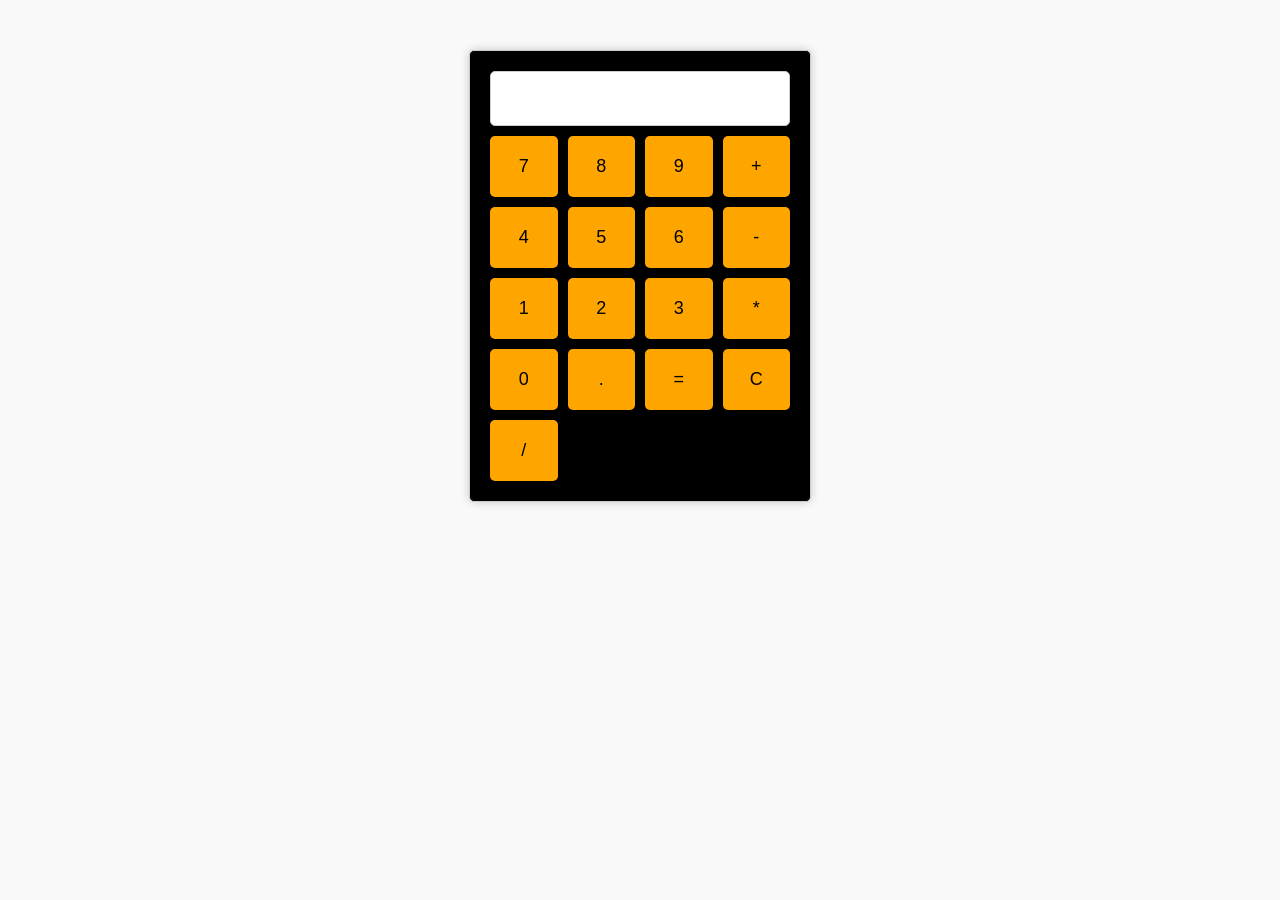
<file: Calculadora legal avaliação/index.html>
<!DOCTYPE html>
<html lang="pt-br">
<head>
  <meta charset="UTF-8">
  <meta name="viewport" content="width=device-width, initial-scale=1.0">
  <title>Calculadora do Gean e Yessi</title>
  <style>
      body {
          font-family: Arial, sans-serif;
          text-align: center;
          background-color: #f9f9f9;
      }
        .calc {
          width: 300px;
          margin: 50px auto;
          padding: 20px;
          border: 1px solid #ccc;
          border-radius: 5px;
          box-shadow: 0 0 10px rgba(0, 0, 0, 0.2);
          background-color: black;
      }

      input[type="text"] {
          width: 100%;
          padding: 15px;
          margin-bottom: 10px;
          font-size: 20px;
          border: 1px solid #ccc;
          border-radius: 5px;
          box-sizing: border-box;
      }

      .buttons {
          display: grid;
          grid-template-columns: repeat(4, 1fr);
          gap: 10px;
      }

      button {
          padding: 20px;
          font-size: 18px;
          border: none;
          cursor: pointer;
          border-radius: 5px;
          background-color: orange;
          transition: background-color 0.3s;
      }

      button:hover {
          background-color:  yellow;
      }

      button:active {
          background-color: yellow;
      }
  </style>
</head>
<body>
  <div class="calc">
      <input type="text" id="display" readonly>
      <div class="buttons">
          <button onclick="appendToDisplay('7')">7</button>
          <button onclick="appendToDisplay('8')">8</button>
          <button onclick="appendToDisplay('9')">9</button>
          <button onclick="appendToDisplay('+')">+</button>
          <button onclick="appendToDisplay('4')">4</button>
          <button onclick="appendToDisplay('5')">5</button>
          <button onclick="appendToDisplay('6')">6</button>
          <button onclick="appendToDisplay('-')">-</button>
          <button onclick="appendToDisplay('1')">1</button>
          <button onclick="appendToDisplay('2')">2</button>
          <button onclick="appendToDisplay('3')">3</button>
          <button onclick="appendToDisplay('*')">*</button>
          <button onclick="appendToDisplay('0')">0</button>
          <button onclick="appendToDisplay('.')">.</button>
          <button onclick="calculate()">=</button>
          <button onclick="clearDisplay()">C</button>
          <button onclick="appendToDisplay('/')">/</button>
      </div>
  </div>

  <script>
      let display = document.getElementById('display');

      function appendToDisplay(value) {
          display.value += value;
      }

      function calculate() {
          try {
              display.value = eval(display.value);
          } catch (error) {
              display.value = 'Erro';
          }
      }

      function clearDisplay() {
          display.value = '';
      }
  </script>
</body>
</html>
</file>
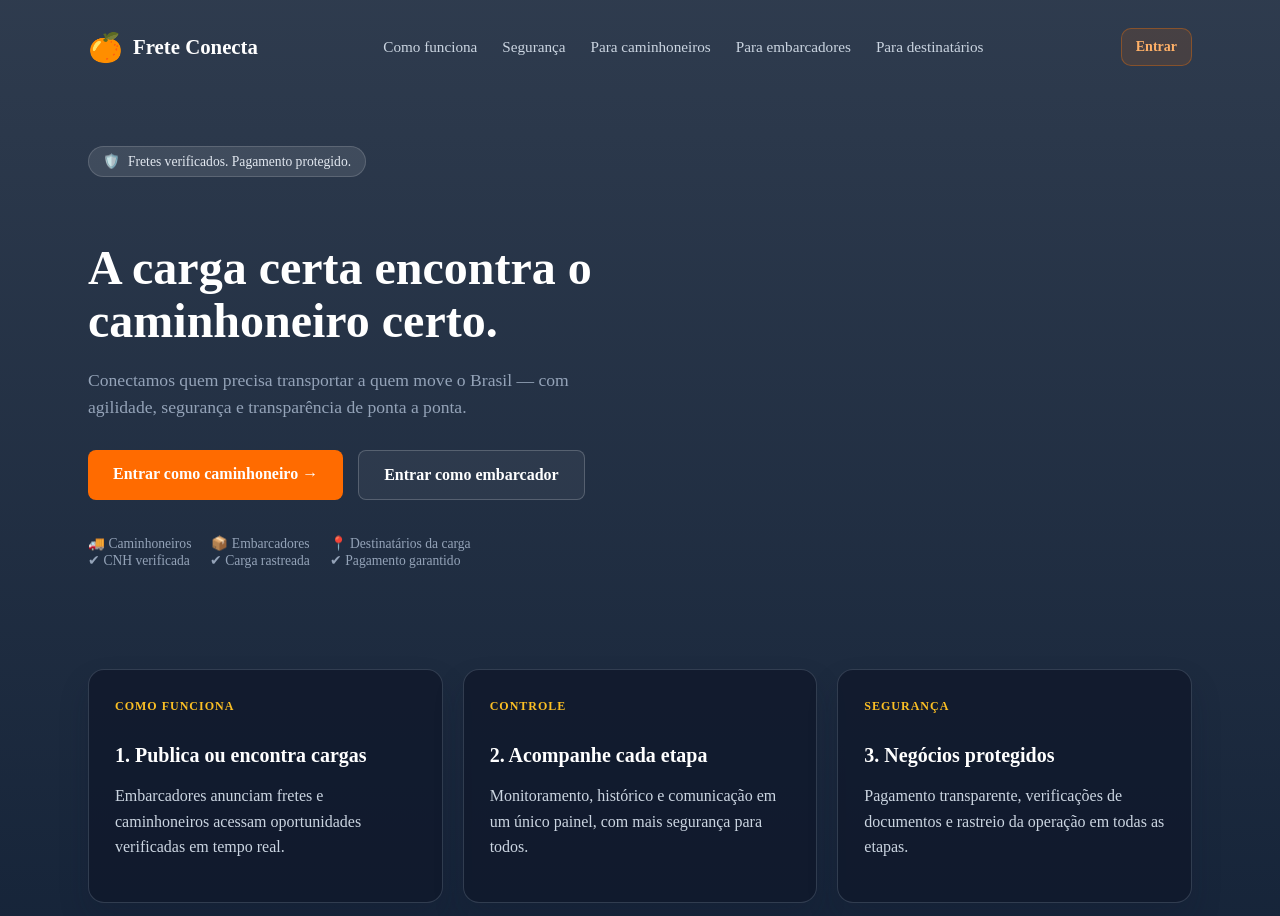
<file: Projeto/index.html>
<!DOCTYPE html>
<html lang="pt-BR">
<head>
  <meta charset="UTF-8" />
  <meta name="viewport" content="width=device-width, initial-scale=1.0" />
  <title>Frete Conecta</title>
  <link rel="stylesheet" href="style.css" />
  <script src="script.js" defer></script>
  <style>
    .user-panel {
      display: flex;
      align-items: center;
      gap: 12px;
      margin-left: 12px;
      flex-wrap: wrap;
    }

    .user-badge {
      display: inline-flex;
      align-items: center;
      gap: 8px;
      padding: 10px 14px;
      border-radius: 999px;
      background: rgba(255,255,255,0.08);
      border: 1px solid rgba(255,255,255,0.12);
      color: #ffffff;
      font-size: 14px;
      font-weight: 700;
    }

    .user-area-link,
    .user-login-link,
    .user-logout-btn {
      display: inline-flex;
      align-items: center;
      justify-content: center;
      padding: 10px 14px;
      border-radius: 10px;
      cursor: pointer;
      text-decoration: none;
      font-weight: 700;
      font-size: 14px;
      transition: 0.25s ease;
    }

    .user-area-link,
    .user-login-link {
      background: rgba(255, 115, 0, 0.12);
      color: #ffb067;
      border: 1px solid rgba(255, 115, 0, 0.35);
    }

    .user-logout-btn {
      background: transparent;
      color: #ffffff;
      border: 1px solid rgba(255,255,255,0.2);
    }

    .user-logout-btn:hover,
    .user-login-link:hover,
    .user-area-link:hover {
      transform: translateY(-1px);
    }
  </style>
</head>
<body>
  <header class="navbar">
    <div class="logo">
      <span class="logo-icon">🍊</span>
      <span class="logo-text">Frete Conecta</span>
    </div>

    <nav class="nav-links" aria-label="Menu principal">
      <a href="#como-funciona">Como funciona</a>
      <a href="#seguranca">Segurança</a>
      <a href="login.html" data-role-route="caminhoneiro" data-area-page="para-caminhoneiros.html" data-login-page="login.html">Para caminhoneiros</a>
      <a href="embarcadores-publicar.html" data-role-route="embarcador" data-area-page="embarcadores-publicar.html" data-login-page="login-embarcadores.html">Para embarcadores</a>
      <a href="login-destinatario.html" data-role-route="destinatario" data-area-page="para-destinatarios.html" data-login-page="login-destinatario.html">Para destinatários</a>
    </nav>
    <div class="user-panel" aria-live="polite"></div>
  </header>

  <section class="hero">
    <div class="hero-container">
      <div class="hero-content">
        <div class="badge-pill">
          <span>🛡️</span> Fretes verificados. Pagamento protegido.
        </div>

        <h1>A carga certa encontra o caminhoneiro certo.</h1>

        <p class="descrição">
          Conectamos quem precisa transportar a quem move o Brasil — com agilidade, segurança e transparência de ponta a ponta.
        </p>

        <div class="hero-buttons">
          <a href="login.html" class="Encontrar-cargas">Entrar como caminhoneiro &rarr;</a>
          <a href="login-embarcadores.html" class="Publicar-uma-carga">Entrar como embarcador</a>
        </div>

        <div class="hero-features" style="margin-top: 18px;">
          <span>🚚 Caminhoneiros</span>
          <span>📦 Embarcadores</span>
          <span>📍 Destinatários da carga</span>
        </div>

        <div class="hero-features">
          <span>✔ CNH verificada</span>
          <span>✔ Carga rastreada</span>
          <span>✔ Pagamento garantido</span>
        </div>
      </div>

    </div>
  </section>

  <section class="info-grid" id="como-funciona">
    <div class="info-card">
      <span class="info-tag">Como funciona</span>
      <h3>1. Publica ou encontra cargas</h3>
      <p>Embarcadores anunciam fretes e caminhoneiros acessam oportunidades verificadas em tempo real.</p>
    </div>

    <div class="info-card">
      <span class="info-tag">Controle</span>
      <h3>2. Acompanhe cada etapa</h3>
      <p>Monitoramento, histórico e comunicação em um único painel, com mais segurança para todos.</p>
    </div>

    <div class="info-card" id="seguranca">
      <span class="info-tag">Segurança</span>
      <h3>3. Negócios protegidos</h3>
      <p>Pagamento transparente, verificações de documentos e rastreio da operação em todas as etapas.</p>
    </div>
  </section>

  <script src="auth.js"></script>
  <script>
    FreteConectaAuth.setupUserMenu({
      containerSelector: '.user-panel',
      loginLink: 'login-embarcadores.html',
      redirectAfterLogout: 'index.html'
    });

    const roleLinks = document.querySelectorAll('[data-role-route]');
    const usuarioAtual = FreteConectaAuth.currentUser();

    roleLinks.forEach((link) => {
      const role = link.dataset.roleRoute;
      const loginPage = link.dataset.loginPage || (
        role === 'embarcador'
          ? 'login-embarcadores.html'
          : role === 'destinatario'
            ? 'login-destinatario.html'
            : 'login.html'
      );
      const areaPage = link.dataset.areaPage || FreteConectaAuth.getRoleHome(role);

      if (role === 'embarcador') {
        link.href = 'embarcadores-publicar.html';
      }

      if (usuarioAtual && usuarioAtual.role === role) {
        link.href = areaPage;
      }

      if (usuarioAtual && usuarioAtual.role !== role && role === 'embarcador') {
        link.href = 'embarcadores-publicar.html';
      }

      link.addEventListener('click', function (event) {
        event.preventDefault();

        const usuario = FreteConectaAuth.currentUser();

        if (!usuario) {
          window.location.href = loginPage;
          return;
        }

        if (usuario.role === role) {
          window.location.href = areaPage;
          return;
        }

        if (role === 'embarcador') {
          window.location.href = 'embarcadores-publicar.html';
          return;
        }

        window.location.href = loginPage;
      });
    });
  </script>
</body>
</html>
</file>
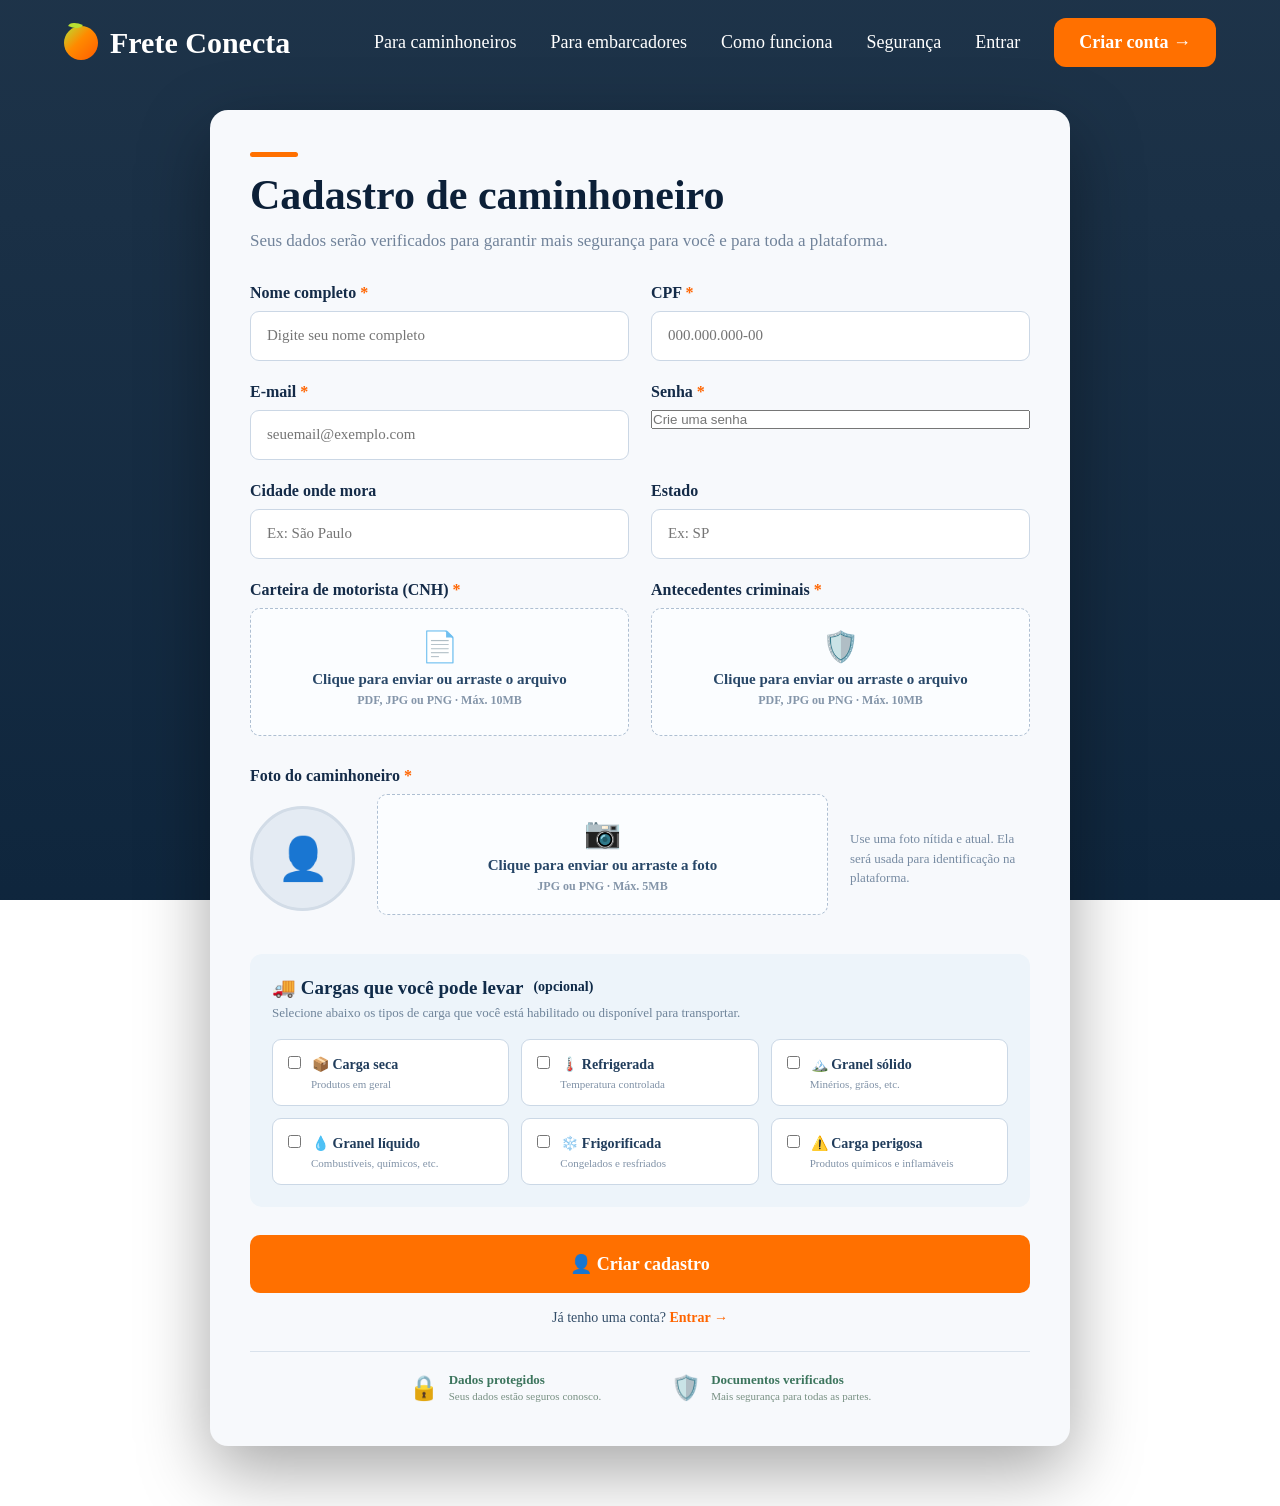
<file: Projeto/cadastro-caminhoneiros.html>
<!DOCTYPE html>
<html lang="pt-BR">

<head>
    <meta charset="UTF-8">
    <meta name="viewport" content="width=device-width, initial-scale=1.0">

    <title>Cadastro de Caminhoneiros | Frete Conecta</title>

    <style>

        /* ==============================
           CONFIGURAÇÕES GERAIS
        ============================== */

        * {
            margin: 0;
            padding: 0;
            box-sizing: border-box;
        }

        body {
            font-family: Georgia, 'Times New Roman', serif;
            min-height: 100vh;
            color: #ffffff;

            background:
                linear-gradient(
                    rgba(5, 29, 53, 0.90),
                    rgba(5, 29, 53, 0.96)
                ),
                url("https://images.unsplash.com/photo-1601584115197-04ecc0da31d7?q=80&w=1600&auto=format&fit=crop");

            background-size: cover;
            background-position: center;
            background-attachment: fixed;
        }


        /* ==============================
           NAVBAR
        ============================== */

        .navbar {
            width: 100%;
            padding: 18px 5%;

            display: flex;
            align-items: center;
            justify-content: space-between;

            position: relative;
            z-index: 10;
        }

        .logo {
            display: flex;
            align-items: center;
            gap: 12px;

            font-size: 30px;
            font-weight: bold;
            color: white;

            text-decoration: none;
        }

        .logo-icon {
            width: 34px;
            height: 34px;

            border-radius: 50%;

            background:
                linear-gradient(
                    135deg,
                    #b9df32,
                    #ff8a00 45%,
                    #ff5c00
                );

            display: flex;
            align-items: center;
            justify-content: center;

            font-size: 0;
            position: relative;
        }

        .logo-icon::before {
            content: "";
            position: absolute;

            width: 13px;
            height: 7px;

            background: #b9df32;

            border-radius: 100% 0 100% 0;

            top: -4px;
            left: 5px;

            transform: rotate(25deg);
        }

        .nav-links {
            display: flex;
            align-items: center;
            gap: 34px;
        }

        .nav-links a {
            color: white;
            text-decoration: none;

            font-size: 18px;

            transition: 0.3s;
        }

        .nav-links a:hover {
            color: #ff7200;
        }

        .btn-conta {
            background: #ff7000;

            color: white !important;

            padding: 14px 25px;

            border-radius: 12px;

            font-weight: bold;

            transition: 0.3s;
        }

        .btn-conta:hover {
            background: #ff8a25;

            transform: translateY(-2px);
        }


        /* ==============================
           CONTAINER
        ============================== */

        .container {
            width: 100%;
            max-width: 900px;

            margin: 25px auto 60px;

            padding: 0 20px;
        }


        /* ==============================
           CARD DE CADASTRO
        ============================== */

        .cadastro-card {
            background: #f7f9fc;

            color: #112844;

            border-radius: 18px;

            padding: 42px 40px;

            box-shadow:
                0 25px 70px rgba(0, 0, 0, 0.35);

            animation: aparecer 0.6s ease;
        }

        @keyframes aparecer {

            from {
                opacity: 0;
                transform: translateY(25px);
            }

            to {
                opacity: 1;
                transform: translateY(0);
            }

        }


        /* ==============================
           CABEÇALHO
        ============================== */

        .linha-laranja {
            width: 48px;
            height: 5px;

            background: #ff7000;

            border-radius: 20px;

            margin-bottom: 15px;
        }

        .cadastro-card h1 {
            font-size: 42px;

            line-height: 1.1;

            margin-bottom: 10px;

            color: #0c2038;
        }

        .subtitulo {
            color: #71839a;

            font-size: 17px;

            line-height: 1.5;

            margin-bottom: 30px;

            max-width: 650px;
        }


        /* ==============================
           GRID DOS CAMPOS
        ============================== */

        .form-grid {
            display: grid;

            grid-template-columns: 1fr 1fr;

            gap: 22px;
        }

        .campo {
            display: flex;
            flex-direction: column;
        }

        .campo-completo {
            grid-column: 1 / -1;
        }

        .campo label {
            color: #142b48;

            font-size: 16px;

            font-weight: bold;

            margin-bottom: 9px;
        }

        .obrigatorio {
            color: #ff6500;
        }

        .campo input[type="text"],
        .campo input[type="email"] {
            width: 100%;

            height: 50px;

            padding: 0 16px;

            border: 1px solid #cbd7e5;

            border-radius: 9px;

            background: white;

            color: #172b45;

            font-size: 15px;

            font-family: Georgia, 'Times New Roman', serif;

            outline: none;

            transition: 0.25s;
        }

        .campo input:focus {
            border-color: #ff7000;

            box-shadow:
                0 0 0 3px rgba(255, 112, 0, 0.10);
        }


        /* ==============================
           ÁREA DE UPLOAD
        ============================== */

        .upload-box {
            min-height: 115px;

            border: 1.5px dashed #aebfd2;

            border-radius: 10px;

            background: #fbfdff;

            display: flex;

            align-items: center;

            justify-content: center;

            text-align: center;

            padding: 20px;

            cursor: pointer;

            transition: 0.3s;
        }

        .upload-box:hover {
            border-color: #ff7000;

            background: #fff9f4;
        }

        .upload-box input {
            display: none;
        }

        .upload-icon {
            font-size: 30px;

            margin-bottom: 7px;
        }

        .upload-text {
            color: #284768;

            font-size: 15px;
        }

        .upload-info {
            display: block;

            color: #8495a9;

            font-size: 12px;

            margin-top: 5px;
        }

        .arquivo-selecionado {
            color: #15945d;

            font-weight: bold;

            margin-top: 7px;

            font-size: 13px;
        }


        /* ==============================
           FOTO DO CAMINHONEIRO
        ============================== */

        .foto-area {
            display: flex;

            align-items: center;

            gap: 22px;
        }

        .foto-preview {
            width: 105px;
            height: 105px;

            border-radius: 50%;

            background: #e4ebf3;

            border: 3px solid #d2dce7;

            overflow: hidden;

            display: flex;

            align-items: center;

            justify-content: center;

            flex-shrink: 0;
        }

        .foto-preview span {
            font-size: 42px;
        }

        .foto-preview img {
            width: 100%;
            height: 100%;

            object-fit: cover;

            display: none;
        }

        .foto-upload {
            flex: 1;
        }

        .foto-explicacao {
            max-width: 180px;

            color: #778ba2;

            font-size: 13px;

            line-height: 1.5;
        }


        /* ==============================
           CARGAS
        ============================== */

        .cargas-section {
            margin-top: 30px;

            padding: 22px;

            border-radius: 12px;

            background: #edf4fa;
        }

        .cargas-titulo {
            display: flex;

            align-items: center;

            gap: 10px;

            color: #102b49;

            font-size: 19px;

            font-weight: bold;

            margin-bottom: 6px;
        }

        .cargas-descricao {
            color: #6f849a;

            font-size: 13px;

            margin-bottom: 18px;
        }

        .cargas-grid {
            display: grid;

            grid-template-columns: repeat(3, 1fr);

            gap: 12px;
        }

        .carga {
            background: white;

            border: 1px solid #cbd8e6;

            border-radius: 9px;

            padding: 15px;

            cursor: pointer;

            transition: 0.25s;
        }

        .carga:hover {
            border-color: #ff7000;

            transform: translateY(-2px);
        }

        .carga input {
            accent-color: #ff7000;

            margin-right: 7px;
        }

        .carga strong {
            color: #203c5b;

            font-size: 14px;
        }

        .carga small {
            display: block;

            margin-top: 5px;

            margin-left: 23px;

            color: #8092a7;

            font-size: 11px;
        }


        /* ==============================
           BOTÃO
        ============================== */

        .btn-cadastro {
            width: 100%;

            height: 58px;

            margin-top: 28px;

            border: none;

            border-radius: 10px;

            background: #ff7000;

            color: white;

            font-family: Georgia, 'Times New Roman', serif;

            font-size: 18px;

            font-weight: bold;

            cursor: pointer;

            transition: 0.3s;
        }

        .btn-cadastro:hover {
            background: #ff831f;

            transform: translateY(-2px);

            box-shadow:
                0 8px 20px rgba(255, 112, 0, 0.25);
        }


        /* ==============================
           LOGIN
        ============================== */

        .login {
            text-align: center;

            margin-top: 17px;

            color: #344e69;

            font-size: 14px;
        }

        .login a {
            color: #ff6500;

            font-weight: bold;

            text-decoration: none;
        }

        .login a:hover {
            text-decoration: underline;
        }


        /* ==============================
           SEGURANÇA
        ============================== */

        .seguranca {
            border-top: 1px solid #d9e2ec;

            margin-top: 25px;

            padding-top: 20px;

            display: flex;

            justify-content: center;

            gap: 70px;
        }

        .seguranca-item {
            display: flex;

            align-items: center;

            gap: 10px;

            color: #478467;

            font-size: 13px;
        }

        .seguranca-icon {
            font-size: 24px;
        }

        .seguranca-item strong {
            display: block;

            color: #3c755d;
        }

        .seguranca-item span {
            color: #789083;

            font-size: 11px;
        }


        /* ==============================
           MENSAGEM
        ============================== */

        .mensagem {
            display: none;

            margin-top: 18px;

            padding: 14px;

            border-radius: 8px;

            text-align: center;

            background: #e7f8ef;

            color: #177348;

            font-size: 14px;

            font-weight: bold;
        }


        /* ==============================
           RESPONSIVIDADE
        ============================== */

        @media (max-width: 1000px) {

            .navbar {
                padding: 18px 25px;
            }

            .nav-links {
                gap: 15px;
            }

            .nav-links a {
                font-size: 15px;
            }

        }


        @media (max-width: 750px) {

            .navbar {
                flex-direction: column;

                gap: 20px;
            }

            .nav-links {
                flex-wrap: wrap;

                justify-content: center;
            }

            .container {
                margin-top: 10px;
            }

            .cadastro-card {
                padding: 30px 22px;
            }

            .cadastro-card h1 {
                font-size: 32px;
            }

            .form-grid {
                grid-template-columns: 1fr;
            }

            .campo-completo {
                grid-column: auto;
            }

            .cargas-grid {
                grid-template-columns: 1fr;
            }

            .seguranca {
                flex-direction: column;

                gap: 15px;

                align-items: center;
            }

        }


        @media (max-width: 500px) {

            .logo {
                font-size: 25px;
            }

            .nav-links a:not(.btn-conta) {
                display: none;
            }

            .cadastro-card h1 {
                font-size: 28px;
            }

            .foto-area {
                flex-direction: column;

                align-items: stretch;
            }

            .foto-preview {
                margin: auto;
            }

            .foto-explicacao {
                max-width: none;

                text-align: center;
            }

        }

    </style>
</head>


<body>


    <!-- ==============================
         NAVBAR
    ============================== -->

    <header class="navbar">

        <a href="index.html" class="logo">

            <div class="logo-icon"></div>

            Frete Conecta

        </a>


        <nav class="nav-links">

            <a href="para-caminhoneiros.html">
                Para caminhoneiros
            </a>

            <a href="embarcadores-publicar.html">
                Para embarcadores
            </a>

            <a href="index.html#como-funciona">
                Como funciona
            </a>

            <a href="index.html#seguranca">
                Segurança
            </a>

            <a href="login.html">
                Entrar
            </a>

            <a href="cadastro-caminhoneiros.html"
               class="btn-conta">

                Criar conta →

            </a>

        </nav>

    </header>



    <!-- ==============================
         CONTEÚDO
    ============================== -->

    <main class="container">


        <section class="cadastro-card">


            <!-- TÍTULO -->

            <div class="linha-laranja"></div>

            <h1>
                Cadastro de caminhoneiro
            </h1>

            <p class="subtitulo">
                Seus dados serão verificados para garantir mais
                segurança para você e para toda a plataforma.
            </p>



            <!-- ==============================
                 FORMULÁRIO
            ============================== -->

            <form id="cadastroForm">


                <div class="form-grid">


                    <!-- NOME -->

                    <div class="campo">

                        <label for="nome">
                            Nome completo
                            <span class="obrigatorio">*</span>
                        </label>

                        <input
                            type="text"
                            id="nome"
                            name="nome"
                            placeholder="Digite seu nome completo"
                            required
                        >

                    </div>



                    <!-- CPF -->

                    <div class="campo">

                        <label for="cpf">
                            CPF
                            <span class="obrigatorio">*</span>
                        </label>

                        <input
                            type="text"
                            id="cpf"
                            name="cpf"
                            placeholder="000.000.000-00"
                            maxlength="14"
                            required
                        >

                    </div>

                    <div class="campo">
                        <label for="emailCadastro">
                            E-mail
                            <span class="obrigatorio">*</span>
                        </label>

                        <input
                            type="email"
                            id="emailCadastro"
                            name="email"
                            placeholder="seuemail@exemplo.com"
                            required
                        >
                    </div>

                    <div class="campo">
                        <label for="senhaCadastro">
                            Senha
                            <span class="obrigatorio">*</span>
                        </label>

                        <input
                            type="password"
                            id="senhaCadastro"
                            name="senha"
                            placeholder="Crie uma senha"
                            minlength="6"
                            required
                        >
                    </div>

                    <div class="campo">
                        <label for="cidadeCadastro">
                            Cidade onde mora
                        </label>

                        <input
                            type="text"
                            id="cidadeCadastro"
                            name="cidade"
                            placeholder="Ex: São Paulo"
                        >
                    </div>

                    <div class="campo">
                        <label for="estadoCadastro">
                            Estado
                        </label>

                        <input
                            type="text"
                            id="estadoCadastro"
                            name="estado"
                            placeholder="Ex: SP"
                        >
                    </div>



                    <!-- CNH -->

                    <div class="campo">

                        <label>
                            Carteira de motorista (CNH)
                            <span class="obrigatorio">*</span>
                        </label>

                        <label class="upload-box">

                            <input
                                type="file"
                                id="cnh"
                                name="cnh"
                                accept=".pdf,.jpg,.jpeg,.png"
                                required
                            >

                            <div>

                                <div class="upload-icon">
                                    📄
                                </div>

                                <div class="upload-text">
                                    Clique para enviar ou arraste o arquivo
                                </div>

                                <span class="upload-info">
                                    PDF, JPG ou PNG · Máx. 10MB
                                </span>

                                <div
                                    class="arquivo-selecionado"
                                    id="nomeCNH">
                                </div>

                            </div>

                        </label>

                    </div>



                    <!-- ANTECEDENTES -->

                    <div class="campo">

                        <label>
                            Antecedentes criminais
                            <span class="obrigatorio">*</span>
                        </label>

                        <label class="upload-box">

                            <input
                                type="file"
                                id="antecedentes"
                                name="antecedentes"
                                accept=".pdf,.jpg,.jpeg,.png"
                                required
                            >

                            <div>

                                <div class="upload-icon">
                                    🛡️
                                </div>

                                <div class="upload-text">
                                    Clique para enviar ou arraste o arquivo
                                </div>

                                <span class="upload-info">
                                    PDF, JPG ou PNG · Máx. 10MB
                                </span>

                                <div
                                    class="arquivo-selecionado"
                                    id="nomeAntecedentes">
                                </div>

                            </div>

                        </label>

                    </div>



                    <!-- FOTO -->

                    <div class="campo campo-completo">

                        <label>
                            Foto do caminhoneiro
                            <span class="obrigatorio">*</span>
                        </label>


                        <div class="foto-area">


                            <div class="foto-preview">

                                <span id="iconeFoto">
                                    👤
                                </span>

                                <img
                                    id="previewFoto"
                                    alt="Foto do caminhoneiro"
                                >

                            </div>



                            <div class="foto-upload">

                                <label class="upload-box">

                                    <input
                                        type="file"
                                        id="foto"
                                        name="foto"
                                        accept="image/jpeg,image/png"
                                        required
                                    >

                                    <div>

                                        <div class="upload-icon">
                                            📷
                                        </div>

                                        <div class="upload-text">
                                            Clique para enviar ou arraste a foto
                                        </div>

                                        <span class="upload-info">
                                            JPG ou PNG · Máx. 5MB
                                        </span>

                                    </div>

                                </label>

                            </div>



                            <p class="foto-explicacao">
                                Use uma foto nítida e atual.
                                Ela será usada para identificação
                                na plataforma.
                            </p>


                        </div>

                    </div>


                </div>



                <!-- ==============================
                     CARGAS
                ============================== -->

                <section class="cargas-section">


                    <div class="cargas-titulo">

                        🚚

                        Cargas que você pode levar
                        <span style="font-size:14px;">
                            (opcional)
                        </span>

                    </div>


                    <p class="cargas-descricao">

                        Selecione abaixo os tipos de carga que
                        você está habilitado ou disponível para transportar.

                    </p>



                    <div class="cargas-grid">


                        <!-- CARGA SECA -->

                        <label class="carga">

                            <input
                                type="checkbox"
                                name="cargas"
                                value="carga-seca"
                            >

                            <strong>
                                📦 Carga seca
                            </strong>

                            <small>
                                Produtos em geral
                            </small>

                        </label>



                        <!-- REFRIGERADA -->

                        <label class="carga">

                            <input
                                type="checkbox"
                                name="cargas"
                                value="refrigerada"
                            >

                            <strong>
                                🌡️ Refrigerada
                            </strong>

                            <small>
                                Temperatura controlada
                            </small>

                        </label>



                        <!-- GRANEL SÓLIDO -->

                        <label class="carga">

                            <input
                                type="checkbox"
                                name="cargas"
                                value="granel-solido"
                            >

                            <strong>
                                🏔️ Granel sólido
                            </strong>

                            <small>
                                Minérios, grãos, etc.
                            </small>

                        </label>



                        <!-- GRANEL LÍQUIDO -->

                        <label class="carga">

                            <input
                                type="checkbox"
                                name="cargas"
                                value="granel-liquido"
                            >

                            <strong>
                                💧 Granel líquido
                            </strong>

                            <small>
                                Combustíveis, químicos, etc.
                            </small>

                        </label>



                        <!-- FRIGORIFICADA -->

                        <label class="carga">

                            <input
                                type="checkbox"
                                name="cargas"
                                value="frigorificada"
                            >

                            <strong>
                                ❄️ Frigorificada
                            </strong>

                            <small>
                                Congelados e resfriados
                            </small>

                        </label>



                        <!-- CARGA PERIGOSA -->

                        <label class="carga">

                            <input
                                type="checkbox"
                                name="cargas"
                                value="carga-perigosa"
                            >

                            <strong>
                                ⚠️ Carga perigosa
                            </strong>

                            <small>
                                Produtos químicos e inflamáveis
                            </small>

                        </label>


                    </div>

                </section>



                <!-- ==============================
                     BOTÃO
                ============================== -->

                <button
                    type="submit"
                    class="btn-cadastro"
                >

                    👤 Criar cadastro

                </button>



                <!-- MENSAGEM -->

                <div
                    class="mensagem"
                    id="mensagem"
                >
                    Cadastro preenchido com sucesso!
                    Agora seus documentos poderão ser verificados.
                </div>



                <!-- LOGIN -->

                <p class="login">

                    Já tenho uma conta?

                    <a href="login.html">
                        Entrar →
                    </a>

                </p>



                <!-- ==============================
                     SEGURANÇA
                ============================== -->

                <div class="seguranca">


                    <div class="seguranca-item">

                        <div class="seguranca-icon">
                            🔒
                        </div>

                        <div>

                            <strong>
                                Dados protegidos
                            </strong>

                            <span>
                                Seus dados estão seguros conosco.
                            </span>

                        </div>

                    </div>



                    <div class="seguranca-item">

                        <div class="seguranca-icon">
                            🛡️
                        </div>

                        <div>

                            <strong>
                                Documentos verificados
                            </strong>

                            <span>
                                Mais segurança para todas as partes.
                            </span>

                        </div>

                    </div>


                </div>


            </form>


        </section>

    </main>



    <!-- ==============================
         JAVASCRIPT
    ============================== -->

    <script src="auth.js"></script>
    <script>


        /* ==============================
           MÁSCARA CPF
        ============================== */

        const cpf = document.getElementById("cpf");

        cpf.addEventListener("input", function () {

            let valor = this.value
                .replace(/\D/g, "")
                .substring(0, 11);

            valor = valor.replace(
                /(\d{3})(\d)/,
                "$1.$2"
            );

            valor = valor.replace(
                /(\d{3})(\d)/,
                "$1.$2"
            );

            valor = valor.replace(
                /(\d{3})(\d{1,2})$/,
                "$1-$2"
            );

            this.value = valor;

        });



        /* ==============================
           MOSTRAR NOME DA CNH
        ============================== */

        const cnh =
            document.getElementById("cnh");

        const nomeCNH =
            document.getElementById("nomeCNH");

        cnh.addEventListener("change", function () {

            if (this.files.length > 0) {

                nomeCNH.textContent =
                    "✓ " + this.files[0].name;

            }

        });



        /* ==============================
           MOSTRAR NOME DOS ANTECEDENTES
        ============================== */

        const antecedentes =
            document.getElementById("antecedentes");

        const nomeAntecedentes =
            document.getElementById("nomeAntecedentes");

        antecedentes.addEventListener(
            "change",
            function () {

                if (this.files.length > 0) {

                    nomeAntecedentes.textContent =
                        "✓ " + this.files[0].name;

                }

            }
        );



        /* ==============================
           PREVIEW DA FOTO
        ============================== */

        const foto =
            document.getElementById("foto");

        const previewFoto =
            document.getElementById("previewFoto");

        const iconeFoto =
            document.getElementById("iconeFoto");


        foto.addEventListener("change", function () {

            const arquivo = this.files[0];

            if (!arquivo) {
                return;
            }

            const leitor =
                new FileReader();

            leitor.onload = function (evento) {

                previewFoto.src =
                    evento.target.result;

                previewFoto.style.display =
                    "block";

                iconeFoto.style.display =
                    "none";

            };

            leitor.readAsDataURL(arquivo);

        });



        /* ==============================
           ENVIO DO FORMULÁRIO
        ============================== */

        const formulario =
            document.getElementById("cadastroForm");

        const mensagem =
            document.getElementById("mensagem");


        formulario.addEventListener(
            "submit",
            function (evento) {

                evento.preventDefault();

                const nome = document.getElementById("nome").value.trim();
                const cpfValue = document.getElementById("cpf").value.trim();
                const email = document.getElementById("emailCadastro").value.trim();
                const senha = document.getElementById("senhaCadastro").value.trim();
                const cidade = document.getElementById("cidadeCadastro").value.trim();
                const estado = document.getElementById("estadoCadastro").value.trim();

                if (!nome || !cpfValue || !email || !senha) {
                    mensagem.style.display = "block";
                    mensagem.style.background = "#ffe5e5";
                    mensagem.style.color = "#c62828";
                    mensagem.textContent = "⚠️ Preencha nome, CPF, e-mail e senha para concluir o cadastro.";
                    return;
                }

                if (senha.length < 6) {
                    mensagem.style.display = "block";
                    mensagem.style.background = "#ffe5e5";
                    mensagem.style.color = "#c62828";
                    mensagem.textContent = "⚠️ A senha deve ter pelo menos 6 caracteres.";
                    return;
                }

                try {
                    FreteConectaAuth.register({
                        nome,
                        cpf: cpfValue,
                        email,
                        senha,
                        cidade,
                        estado,
                        homeRegion: [cidade, estado].filter(Boolean).join(' / ') || 'São Paulo',
                        role: 'caminhoneiro'
                    });

                    mensagem.style.display = "block";
                    mensagem.style.background = "#e2f7e8";
                    mensagem.style.color = "#16823b";
                    mensagem.textContent = "✓ Cadastro realizado com sucesso! Redirecionando para o login...";
                    mensagem.scrollIntoView({
                        behavior: "smooth",
                        block: "center"
                    });

                    setTimeout(() => {
                        window.location.href = 'login.html';
                    }, 1500);

                } catch (erro) {
                    mensagem.style.display = "block";
                    mensagem.style.background = "#ffe5e5";
                    mensagem.style.color = "#c62828";
                    mensagem.textContent = "⚠️ " + erro.message;
                }
            }
        );

    </script>


</body>

</html>
</file>
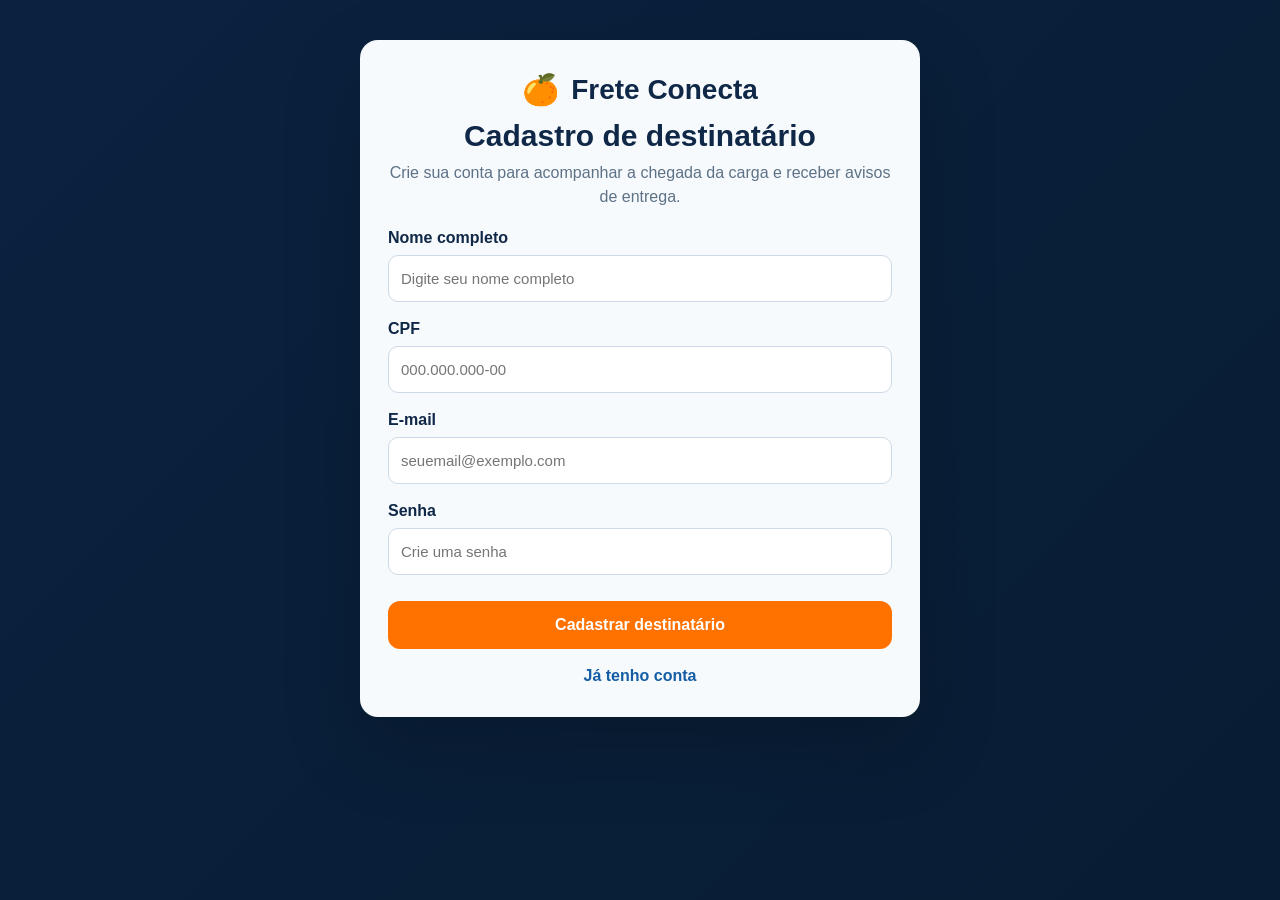
<file: Projeto/cadastro-destinatario.html>
<!DOCTYPE html>
<html lang="pt-BR">
<head>
  <meta charset="UTF-8" />
  <meta name="viewport" content="width=device-width, initial-scale=1.0" />
  <title>Cadastro de Destinatário | Frete Conecta</title>
  <style>
    * { box-sizing: border-box; margin: 0; padding: 0; }
    body {
      font-family: Arial, Helvetica, sans-serif;
      background: linear-gradient(135deg, #0a2240, #081d33);
      color: #fff;
      min-height: 100vh;
    }
    .page { display: flex; justify-content: center; padding: 40px 20px; }
    .card {
      width: 100%;
      max-width: 560px;
      background: #f7fafc;
      color: #102847;
      border-radius: 18px;
      box-shadow: 0 30px 80px rgba(0,0,0,0.2);
      padding: 32px 28px;
    }
    .brand {
      display: flex;
      align-items: center;
      justify-content: center;
      gap: 12px;
      font-weight: bold;
      font-size: 28px;
      margin-bottom: 12px;
    }
    .brand span:first-child { font-size: 30px; }
    h1 { text-align: center; font-size: 30px; margin-bottom: 8px; }
    .subtitulo {
      text-align: center;
      color: #5d7287;
      margin-bottom: 20px;
      line-height: 1.5;
    }
    .campo { margin-bottom: 18px; }
    .campo label {
      display: block;
      margin-bottom: 8px;
      font-weight: bold;
    }
    .campo input {
      width: 100%;
      padding: 14px 12px;
      border-radius: 10px;
      border: 1px solid #ccd9e8;
      outline: none;
      font-size: 15px;
    }
    .campo input:focus { border-color: #ff7200; box-shadow: 0 0 0 3px rgba(255,114,0,0.12); }
    .btn {
      width: 100%;
      background: #ff7200;
      color: white;
      border: none;
      border-radius: 12px;
      padding: 15px 18px;
      font-size: 16px;
      font-weight: bold;
      cursor: pointer;
      margin-top: 8px;
    }
    .btn:hover { background: #e86400; }
    .voltar {
      display: block;
      text-align: center;
      margin-top: 18px;
      color: #145da5;
      text-decoration: none;
      font-weight: bold;
    }
    .mensagem {
      display: none;
      margin-top: 14px;
      padding: 12px;
      border-radius: 8px;
      text-align: center;
      font-size: 14px;
      font-weight: bold;
    }
  </style>
</head>
<body>
  <div class="page">
    <section class="card">
      <div class="brand"><span>🍊</span><span>Frete Conecta</span></div>
      <h1>Cadastro de destinatário</h1>
      <p class="subtitulo">Crie sua conta para acompanhar a chegada da carga e receber avisos de entrega.</p>

      <form id="cadastroForm">
        <div class="campo">
          <label for="nome">Nome completo</label>
          <input type="text" id="nome" placeholder="Digite seu nome completo" required />
        </div>

        <div class="campo">
          <label for="cpf">CPF</label>
          <input type="text" id="cpf" placeholder="000.000.000-00" maxlength="14" required />
        </div>

        <div class="campo">
          <label for="email">E-mail</label>
          <input type="email" id="email" placeholder="seuemail@exemplo.com" required />
        </div>

        <div class="campo">
          <label for="senha">Senha</label>
          <input type="password" id="senha" placeholder="Crie uma senha" minlength="6" required />
        </div>

        <button type="submit" class="btn">Cadastrar destinatário</button>
        <div id="mensagem" class="mensagem"></div>
      </form>

      <a href="login-destinatario.html" class="voltar">Já tenho conta</a>
    </section>
  </div>

  <script src="auth.js"></script>
  <script>
    const cpf = document.getElementById('cpf');
    cpf.addEventListener('input', function () {
      let valor = this.value.replace(/\D/g, '');
      if (valor.length > 11) valor = valor.slice(0, 11);
      valor = valor.replace(/(\d{3})(\d)/, '$1.$2');
      valor = valor.replace(/(\d{3})(\d)/, '$1.$2');
      valor = valor.replace(/(\d{3})(\d{1,2})$/, '$1-$2');
      this.value = valor;
    });

    document.getElementById('cadastroForm').addEventListener('submit', function (event) {
      event.preventDefault();

      const nome = document.getElementById('nome').value.trim();
      const cpfValue = document.getElementById('cpf').value.trim();
      const email = document.getElementById('email').value.trim();
      const senha = document.getElementById('senha').value.trim();
      const mensagem = document.getElementById('mensagem');

      if (!nome || !cpfValue || !email || !senha) {
        mensagem.style.display = 'block';
        mensagem.style.background = '#ffe5e5';
        mensagem.style.color = '#c62828';
        mensagem.textContent = '⚠️ Preencha todos os campos para continuar.';
        return;
      }

      if (senha.length < 6) {
        mensagem.style.display = 'block';
        mensagem.style.background = '#ffe5e5';
        mensagem.style.color = '#c62828';
        mensagem.textContent = '⚠️ A senha deve ter pelo menos 6 caracteres.';
        return;
      }

      try {
        FreteConectaAuth.register({
          nome,
          cpf: cpfValue,
          email,
          senha,
          role: 'destinatario'
        });

        mensagem.style.display = 'block';
        mensagem.style.background = '#e2f7e8';
        mensagem.style.color = '#16823b';
        mensagem.textContent = '✓ Cadastro realizado com sucesso! Redirecionando para o login...';

        setTimeout(() => {
          window.location.href = 'login-destinatario.html';
        }, 1500);
      } catch (erro) {
        mensagem.style.display = 'block';
        mensagem.style.background = '#ffe5e5';
        mensagem.style.color = '#c62828';
        mensagem.textContent = '⚠️ ' + erro.message;
      }
    });
  </script>
</body>
</html>
</file>
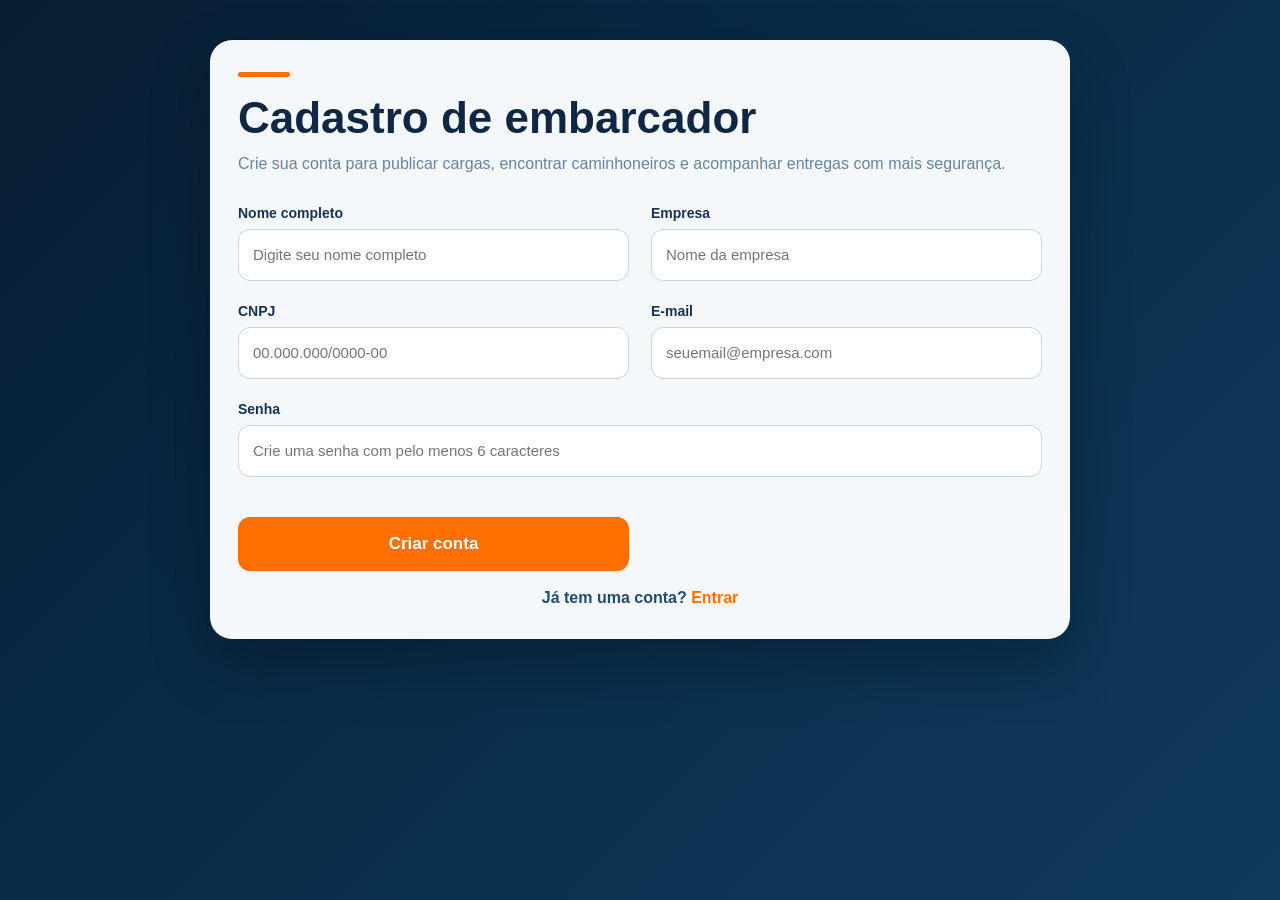
<file: Projeto/cadastro-embarcadores.html>
<!DOCTYPE html>
<html lang="pt-BR">
<head>
  <meta charset="UTF-8" />
  <meta name="viewport" content="width=device-width, initial-scale=1.0" />
  <title>Cadastro de Embarcadores | Frete Conecta</title>
  <style>
    * { box-sizing: border-box; margin: 0; padding: 0; }

    body {
      font-family: Arial, Helvetica, sans-serif;
      background: linear-gradient(135deg, #061d32, #0a2d49 50%, #0f3a5c);
      color: white;
      min-height: 100vh;
    }

    a { color: inherit; text-decoration: none; }

    .container {
      max-width: 900px;
      margin: 0 auto;
      padding: 40px 20px 60px;
    }

    .card {
      background: #f5f8fb;
      color: #0f2742;
      border-radius: 22px;
      padding: 32px 28px;
      box-shadow: 0 25px 60px rgba(0,0,0,0.25);
    }

    .badge {
      width: 52px;
      height: 5px;
      background: #ff7000;
      border-radius: 999px;
      margin-bottom: 16px;
    }

    h1 {
      font-size: clamp(30px, 4vw, 44px);
      margin-bottom: 8px;
    }

    .subtitulo {
      color: #69839c;
      margin-bottom: 28px;
      line-height: 1.6;
    }

    form {
      display: grid;
      grid-template-columns: repeat(2, minmax(0, 1fr));
      gap: 22px;
    }

    .campo {
      display: flex;
      flex-direction: column;
      gap: 8px;
    }

    .campo.full {
      grid-column: 1 / -1;
    }

    label {
      font-size: 14px;
      font-weight: 700;
      color: #183254;
    }

    input {
      width: 100%;
      height: 52px;
      border-radius: 12px;
      border: 1px solid #c7d5e4;
      background: white;
      color: #15314d;
      font-size: 15px;
      padding: 0 14px;
      outline: none;
    }

    input:focus {
      border-color: #ff7000;
      box-shadow: 0 0 0 4px rgba(255,112,0,0.10);
    }

    .btn {
      margin-top: 18px;
      width: 100%;
      height: 54px;
      border: none;
      border-radius: 12px;
      background: #ff7000;
      color: white;
      font-size: 17px;
      font-weight: 700;
      cursor: pointer;
      transition: 0.25s ease;
    }

    .btn:hover {
      background: #eb6500;
      transform: translateY(-1px);
    }

    .mensagem {
      display: none;
      margin-top: 18px;
      padding: 12px 14px;
      border-radius: 10px;
      font-size: 14px;
      font-weight: 700;
      text-align: center;
    }

    .login-link {
      margin-top: 18px;
      text-align: center;
      color: #214c6b;
      font-weight: 700;
    }

    .login-link a {
      color: #ff7000;
    }

    @media (max-width: 700px) {
      form {
        grid-template-columns: 1fr;
      }
    }
  </style>
</head>
<body>
  <div class="container">
    <div class="card">
      <div class="badge"></div>
      <h1>Cadastro de embarcador</h1>
      <p class="subtitulo">Crie sua conta para publicar cargas, encontrar caminhoneiros e acompanhar entregas com mais segurança.</p>

      <form id="cadastroEmbarcadorForm">
        <div class="campo">
          <label for="nomeEmbarcador">Nome completo</label>
          <input type="text" id="nomeEmbarcador" placeholder="Digite seu nome completo" required />
        </div>

        <div class="campo">
          <label for="empresaEmbarcador">Empresa</label>
          <input type="text" id="empresaEmbarcador" placeholder="Nome da empresa" required />
        </div>

        <div class="campo">
          <label for="cnpjEmbarcador">CNPJ</label>
          <input type="text" id="cnpjEmbarcador" placeholder="00.000.000/0000-00" maxlength="18" required />
        </div>

        <div class="campo">
          <label for="emailEmbarcador">E-mail</label>
          <input type="email" id="emailEmbarcador" placeholder="seuemail@empresa.com" required />
        </div>

        <div class="campo full">
          <label for="senhaEmbarcador">Senha</label>
          <input type="password" id="senhaEmbarcador" placeholder="Crie uma senha com pelo menos 6 caracteres" minlength="6" required />
        </div>

        <button type="submit" class="btn">Criar conta</button>
      </form>

      <div id="mensagem" class="mensagem"></div>

      <p class="login-link">Já tem uma conta? <a href="login-embarcadores.html">Entrar</a></p>
    </div>
  </div>

  <script src="auth.js"></script>
  <script>
    const cnpj = document.getElementById('cnpjEmbarcador');

    cnpj.addEventListener('input', function () {
      let valor = this.value.replace(/\D/g, '').substring(0, 14);
      valor = valor.replace(/(\d{2})(\d)/, '$1.$2');
      valor = valor.replace(/(\d{3})(\d)/, '$1.$2');
      valor = valor.replace(/(\d{3})(\d{1,4})$/, '$1/$2');
      valor = valor.replace(/(\d{4})(\d)/, '$1-$2');
      this.value = valor;
    });

    const form = document.getElementById('cadastroEmbarcadorForm');
    const mensagem = document.getElementById('mensagem');

    form.addEventListener('submit', function (event) {
      event.preventDefault();

      const nome = document.getElementById('nomeEmbarcador').value.trim();
      const empresa = document.getElementById('empresaEmbarcador').value.trim();
      const cnpjValue = document.getElementById('cnpjEmbarcador').value.trim();
      const email = document.getElementById('emailEmbarcador').value.trim();
      const senha = document.getElementById('senhaEmbarcador').value.trim();

      if (!nome || !empresa || !cnpjValue || !email || !senha) {
        mensagem.style.display = 'block';
        mensagem.style.background = '#ffe2e2';
        mensagem.style.color = '#b42318';
        mensagem.textContent = '⚠️ Preencha todos os campos para continuar.';
        return;
      }

      if (senha.length < 6) {
        mensagem.style.display = 'block';
        mensagem.style.background = '#ffe2e2';
        mensagem.style.color = '#b42318';
        mensagem.textContent = '⚠️ A senha deve ter pelo menos 6 caracteres.';
        return;
      }

      try {
        FreteConectaAuth.register({
          nome: nome + ' (' + empresa + ')',
          cnpj: cnpjValue,
          email,
          senha,
          role: 'embarcador'
        });

        mensagem.style.display = 'block';
        mensagem.style.background = '#e8f8ee';
        mensagem.style.color = '#127d42';
        mensagem.textContent = '✓ Cadastro realizado com sucesso! Redirecionando para o login...';

        setTimeout(() => {
          window.location.href = 'login-embarcadores.html';
        }, 1500);
      } catch (erro) {
        mensagem.style.display = 'block';
        mensagem.style.background = '#ffe2e2';
        mensagem.style.color = '#b42318';
        mensagem.textContent = '⚠️ ' + erro.message;
      }
    });
  </script>
</body>
</html>
</file>
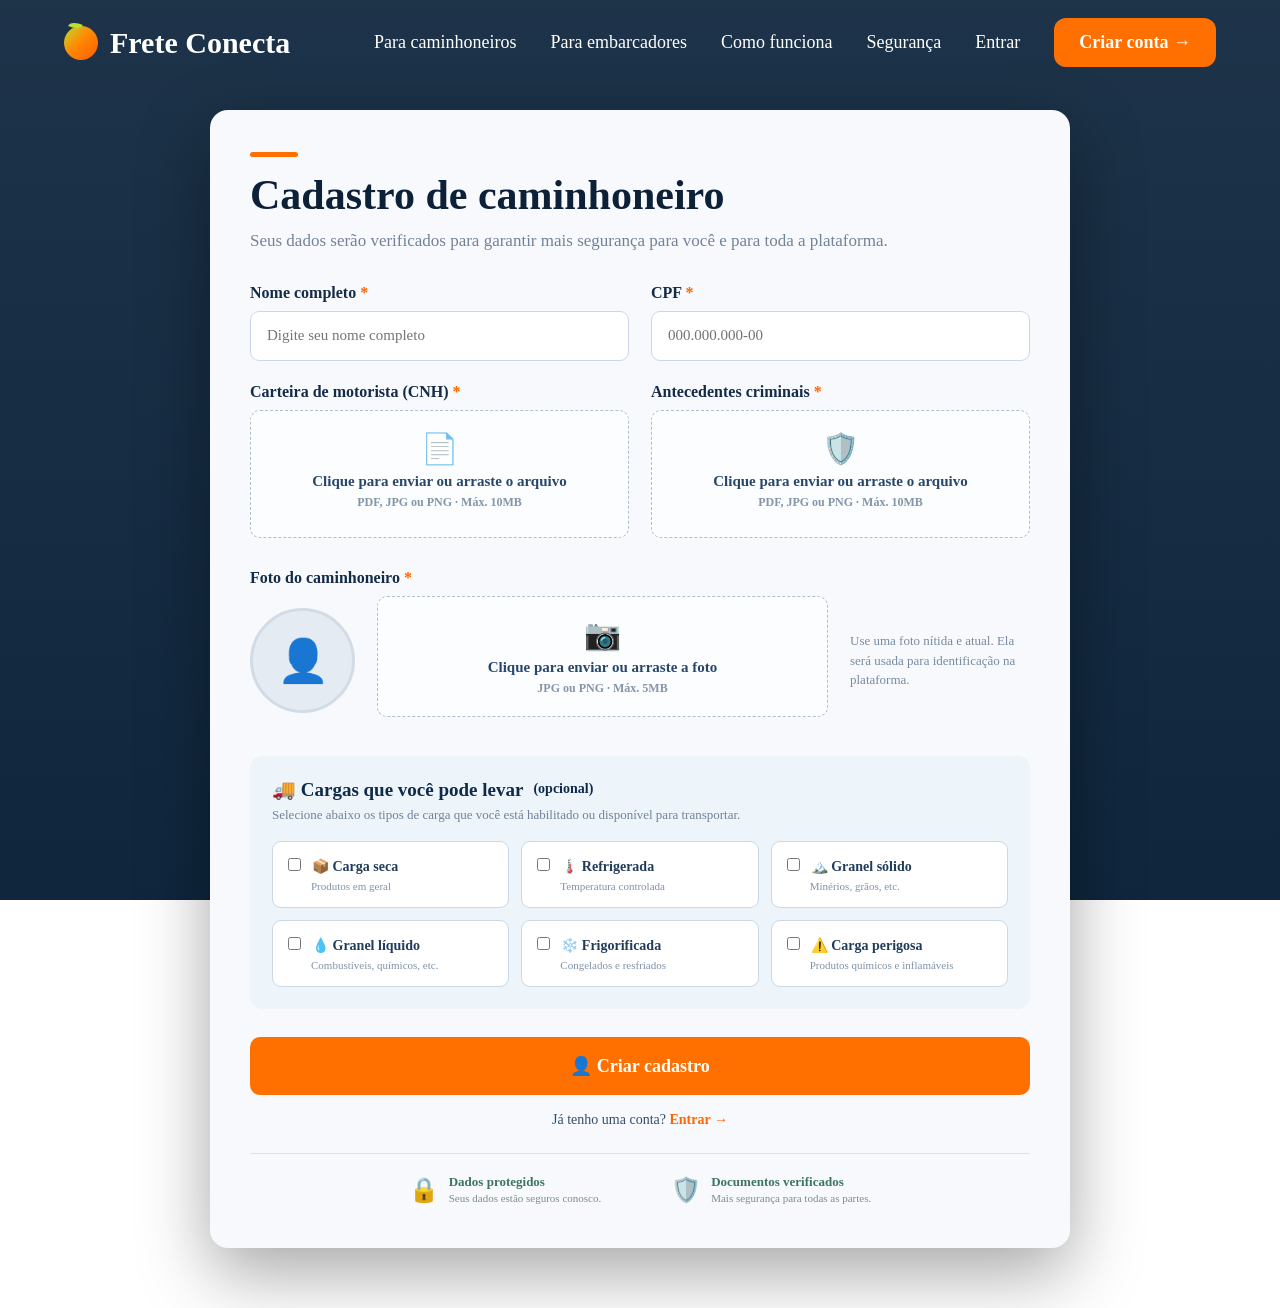
<file: Projeto/cadastrocaminhoneiros.html>
<!DOCTYPE html>
<html lang="pt-BR">

<head>
    <meta charset="UTF-8">
    <meta name="viewport" content="width=device-width, initial-scale=1.0">

    <title>Cadastro de Caminhoneiro | Frete Conecta</title>

    <style>

        /* ==============================
           CONFIGURAÇÕES GERAIS
        ============================== */

        * {
            margin: 0;
            padding: 0;
            box-sizing: border-box;
        }

        body {
            font-family: Georgia, 'Times New Roman', serif;
            min-height: 100vh;
            color: #ffffff;

            background:
                linear-gradient(
                    rgba(5, 29, 53, 0.90),
                    rgba(5, 29, 53, 0.96)
                ),
                url("https://images.unsplash.com/photo-1601584115197-04ecc0da31d7?q=80&w=1600&auto=format&fit=crop");

            background-size: cover;
            background-position: center;
            background-attachment: fixed;
        }


        /* ==============================
           NAVBAR
        ============================== */

        .navbar {
            width: 100%;
            padding: 18px 5%;

            display: flex;
            align-items: center;
            justify-content: space-between;

            position: relative;
            z-index: 10;
        }

        .logo {
            display: flex;
            align-items: center;
            gap: 12px;

            font-size: 30px;
            font-weight: bold;
            color: white;

            text-decoration: none;
        }

        .logo-icon {
            width: 34px;
            height: 34px;

            border-radius: 50%;

            background:
                linear-gradient(
                    135deg,
                    #b9df32,
                    #ff8a00 45%,
                    #ff5c00
                );

            display: flex;
            align-items: center;
            justify-content: center;

            font-size: 0;
            position: relative;
        }

        .logo-icon::before {
            content: "";
            position: absolute;

            width: 13px;
            height: 7px;

            background: #b9df32;

            border-radius: 100% 0 100% 0;

            top: -4px;
            left: 5px;

            transform: rotate(25deg);
        }

        .nav-links {
            display: flex;
            align-items: center;
            gap: 34px;
        }

        .nav-links a {
            color: white;
            text-decoration: none;

            font-size: 18px;

            transition: 0.3s;
        }

        .nav-links a:hover {
            color: #ff7200;
        }

        .btn-conta {
            background: #ff7000;

            color: white !important;

            padding: 14px 25px;

            border-radius: 12px;

            font-weight: bold;

            transition: 0.3s;
        }

        .btn-conta:hover {
            background: #ff8a25;

            transform: translateY(-2px);
        }


        /* ==============================
           CONTAINER
        ============================== */

        .container {
            width: 100%;
            max-width: 900px;

            margin: 25px auto 60px;

            padding: 0 20px;
        }


        /* ==============================
           CARD DE CADASTRO
        ============================== */

        .cadastro-card {
            background: #f7f9fc;

            color: #112844;

            border-radius: 18px;

            padding: 42px 40px;

            box-shadow:
                0 25px 70px rgba(0, 0, 0, 0.35);

            animation: aparecer 0.6s ease;
        }

        @keyframes aparecer {

            from {
                opacity: 0;
                transform: translateY(25px);
            }

            to {
                opacity: 1;
                transform: translateY(0);
            }

        }


        /* ==============================
           CABEÇALHO
        ============================== */

        .linha-laranja {
            width: 48px;
            height: 5px;

            background: #ff7000;

            border-radius: 20px;

            margin-bottom: 15px;
        }

        .cadastro-card h1 {
            font-size: 42px;

            line-height: 1.1;

            margin-bottom: 10px;

            color: #0c2038;
        }

        .subtitulo {
            color: #71839a;

            font-size: 17px;

            line-height: 1.5;

            margin-bottom: 30px;

            max-width: 650px;
        }


        /* ==============================
           GRID DOS CAMPOS
        ============================== */

        .form-grid {
            display: grid;

            grid-template-columns: 1fr 1fr;

            gap: 22px;
        }

        .campo {
            display: flex;
            flex-direction: column;
        }

        .campo-completo {
            grid-column: 1 / -1;
        }

        .campo label {
            color: #142b48;

            font-size: 16px;

            font-weight: bold;

            margin-bottom: 9px;
        }

        .obrigatorio {
            color: #ff6500;
        }

        .campo input[type="text"],
        .campo input[type="email"] {
            width: 100%;

            height: 50px;

            padding: 0 16px;

            border: 1px solid #cbd7e5;

            border-radius: 9px;

            background: white;

            color: #172b45;

            font-size: 15px;

            font-family: Georgia, 'Times New Roman', serif;

            outline: none;

            transition: 0.25s;
        }

        .campo input:focus {
            border-color: #ff7000;

            box-shadow:
                0 0 0 3px rgba(255, 112, 0, 0.10);
        }


        /* ==============================
           ÁREA DE UPLOAD
        ============================== */

        .upload-box {
            min-height: 115px;

            border: 1.5px dashed #aebfd2;

            border-radius: 10px;

            background: #fbfdff;

            display: flex;

            align-items: center;

            justify-content: center;

            text-align: center;

            padding: 20px;

            cursor: pointer;

            transition: 0.3s;
        }

        .upload-box:hover {
            border-color: #ff7000;

            background: #fff9f4;
        }

        .upload-box input {
            display: none;
        }

        .upload-icon {
            font-size: 30px;

            margin-bottom: 7px;
        }

        .upload-text {
            color: #284768;

            font-size: 15px;
        }

        .upload-info {
            display: block;

            color: #8495a9;

            font-size: 12px;

            margin-top: 5px;
        }

        .arquivo-selecionado {
            color: #15945d;

            font-weight: bold;

            margin-top: 7px;

            font-size: 13px;
        }


        /* ==============================
           FOTO DO CAMINHONEIRO
        ============================== */

        .foto-area {
            display: flex;

            align-items: center;

            gap: 22px;
        }

        .foto-preview {
            width: 105px;
            height: 105px;

            border-radius: 50%;

            background: #e4ebf3;

            border: 3px solid #d2dce7;

            overflow: hidden;

            display: flex;

            align-items: center;

            justify-content: center;

            flex-shrink: 0;
        }

        .foto-preview span {
            font-size: 42px;
        }

        .foto-preview img {
            width: 100%;
            height: 100%;

            object-fit: cover;

            display: none;
        }

        .foto-upload {
            flex: 1;
        }

        .foto-explicacao {
            max-width: 180px;

            color: #778ba2;

            font-size: 13px;

            line-height: 1.5;
        }


        /* ==============================
           CARGAS
        ============================== */

        .cargas-section {
            margin-top: 30px;

            padding: 22px;

            border-radius: 12px;

            background: #edf4fa;
        }

        .cargas-titulo {
            display: flex;

            align-items: center;

            gap: 10px;

            color: #102b49;

            font-size: 19px;

            font-weight: bold;

            margin-bottom: 6px;
        }

        .cargas-descricao {
            color: #6f849a;

            font-size: 13px;

            margin-bottom: 18px;
        }

        .cargas-grid {
            display: grid;

            grid-template-columns: repeat(3, 1fr);

            gap: 12px;
        }

        .carga {
            background: white;

            border: 1px solid #cbd8e6;

            border-radius: 9px;

            padding: 15px;

            cursor: pointer;

            transition: 0.25s;
        }

        .carga:hover {
            border-color: #ff7000;

            transform: translateY(-2px);
        }

        .carga input {
            accent-color: #ff7000;

            margin-right: 7px;
        }

        .carga strong {
            color: #203c5b;

            font-size: 14px;
        }

        .carga small {
            display: block;

            margin-top: 5px;

            margin-left: 23px;

            color: #8092a7;

            font-size: 11px;
        }


        /* ==============================
           BOTÃO
        ============================== */

        .btn-cadastro {
            width: 100%;

            height: 58px;

            margin-top: 28px;

            border: none;

            border-radius: 10px;

            background: #ff7000;

            color: white;

            font-family: Georgia, 'Times New Roman', serif;

            font-size: 18px;

            font-weight: bold;

            cursor: pointer;

            transition: 0.3s;
        }

        .btn-cadastro:hover {
            background: #ff831f;

            transform: translateY(-2px);

            box-shadow:
                0 8px 20px rgba(255, 112, 0, 0.25);
        }


        /* ==============================
           LOGIN
        ============================== */

        .login {
            text-align: center;

            margin-top: 17px;

            color: #344e69;

            font-size: 14px;
        }

        .login a {
            color: #ff6500;

            font-weight: bold;

            text-decoration: none;
        }

        .login a:hover {
            text-decoration: underline;
        }


        /* ==============================
           SEGURANÇA
        ============================== */

        .seguranca {
            border-top: 1px solid #d9e2ec;

            margin-top: 25px;

            padding-top: 20px;

            display: flex;

            justify-content: center;

            gap: 70px;
        }

        .seguranca-item {
            display: flex;

            align-items: center;

            gap: 10px;

            color: #478467;

            font-size: 13px;
        }

        .seguranca-icon {
            font-size: 24px;
        }

        .seguranca-item strong {
            display: block;

            color: #3c755d;
        }

        .seguranca-item span {
            color: #789083;

            font-size: 11px;
        }


        /* ==============================
           MENSAGEM
        ============================== */

        .mensagem {
            display: none;

            margin-top: 18px;

            padding: 14px;

            border-radius: 8px;

            text-align: center;

            background: #e7f8ef;

            color: #177348;

            font-size: 14px;

            font-weight: bold;
        }


        /* ==============================
           RESPONSIVIDADE
        ============================== */

        @media (max-width: 1000px) {

            .navbar {
                padding: 18px 25px;
            }

            .nav-links {
                gap: 15px;
            }

            .nav-links a {
                font-size: 15px;
            }

        }


        @media (max-width: 750px) {

            .navbar {
                flex-direction: column;

                gap: 20px;
            }

            .nav-links {
                flex-wrap: wrap;

                justify-content: center;
            }

            .container {
                margin-top: 10px;
            }

            .cadastro-card {
                padding: 30px 22px;
            }

            .cadastro-card h1 {
                font-size: 32px;
            }

            .form-grid {
                grid-template-columns: 1fr;
            }

            .campo-completo {
                grid-column: auto;
            }

            .cargas-grid {
                grid-template-columns: 1fr;
            }

            .seguranca {
                flex-direction: column;

                gap: 15px;

                align-items: center;
            }

        }


        @media (max-width: 500px) {

            .logo {
                font-size: 25px;
            }

            .nav-links a:not(.btn-conta) {
                display: none;
            }

            .cadastro-card h1 {
                font-size: 28px;
            }

            .foto-area {
                flex-direction: column;

                align-items: stretch;
            }

            .foto-preview {
                margin: auto;
            }

            .foto-explicacao {
                max-width: none;

                text-align: center;
            }

        }

    </style>
</head>


<body>


    <!-- ==============================
         NAVBAR
    ============================== -->

    <header class="navbar">

        <a href="index.html" class="logo">

            <div class="logo-icon"></div>

            Frete Conecta

        </a>


        <nav class="nav-links">

            <a href="caminhoneiros.html">
                Para caminhoneiros
            </a>

            <a href="embarcadores.html">
                Para embarcadores
            </a>

            <a href="#como-funciona">
                Como funciona
            </a>

            <a href="#seguranca">
                Segurança
            </a>

            <a href="login.html">
                Entrar
            </a>

            <a href="cadastro-caminhoneiro.html"
               class="btn-conta">

                Criar conta →

            </a>

        </nav>

    </header>



    <!-- ==============================
         CONTEÚDO
    ============================== -->

    <main class="container">


        <section class="cadastro-card">


            <!-- TÍTULO -->

            <div class="linha-laranja"></div>

            <h1>
                Cadastro de caminhoneiro
            </h1>

            <p class="subtitulo">
                Seus dados serão verificados para garantir mais
                segurança para você e para toda a plataforma.
            </p>



            <!-- ==============================
                 FORMULÁRIO
            ============================== -->

            <form id="cadastroForm">


                <div class="form-grid">


                    <!-- NOME -->

                    <div class="campo">

                        <label for="nome">
                            Nome completo
                            <span class="obrigatorio">*</span>
                        </label>

                        <input
                            type="text"
                            id="nome"
                            name="nome"
                            placeholder="Digite seu nome completo"
                            required
                        >

                    </div>



                    <!-- CPF -->

                    <div class="campo">

                        <label for="cpf">
                            CPF
                            <span class="obrigatorio">*</span>
                        </label>

                        <input
                            type="text"
                            id="cpf"
                            name="cpf"
                            placeholder="000.000.000-00"
                            maxlength="14"
                            required
                        >

                    </div>



                    <!-- CNH -->

                    <div class="campo">

                        <label>
                            Carteira de motorista (CNH)
                            <span class="obrigatorio">*</span>
                        </label>

                        <label class="upload-box">

                            <input
                                type="file"
                                id="cnh"
                                name="cnh"
                                accept=".pdf,.jpg,.jpeg,.png"
                                required
                            >

                            <div>

                                <div class="upload-icon">
                                    📄
                                </div>

                                <div class="upload-text">
                                    Clique para enviar ou arraste o arquivo
                                </div>

                                <span class="upload-info">
                                    PDF, JPG ou PNG · Máx. 10MB
                                </span>

                                <div
                                    class="arquivo-selecionado"
                                    id="nomeCNH">
                                </div>

                            </div>

                        </label>

                    </div>



                    <!-- ANTECEDENTES -->

                    <div class="campo">

                        <label>
                            Antecedentes criminais
                            <span class="obrigatorio">*</span>
                        </label>

                        <label class="upload-box">

                            <input
                                type="file"
                                id="antecedentes"
                                name="antecedentes"
                                accept=".pdf,.jpg,.jpeg,.png"
                                required
                            >

                            <div>

                                <div class="upload-icon">
                                    🛡️
                                </div>

                                <div class="upload-text">
                                    Clique para enviar ou arraste o arquivo
                                </div>

                                <span class="upload-info">
                                    PDF, JPG ou PNG · Máx. 10MB
                                </span>

                                <div
                                    class="arquivo-selecionado"
                                    id="nomeAntecedentes">
                                </div>

                            </div>

                        </label>

                    </div>



                    <!-- FOTO -->

                    <div class="campo campo-completo">

                        <label>
                            Foto do caminhoneiro
                            <span class="obrigatorio">*</span>
                        </label>


                        <div class="foto-area">


                            <div class="foto-preview">

                                <span id="iconeFoto">
                                    👤
                                </span>

                                <img
                                    id="previewFoto"
                                    alt="Foto do caminhoneiro"
                                >

                            </div>



                            <div class="foto-upload">

                                <label class="upload-box">

                                    <input
                                        type="file"
                                        id="foto"
                                        name="foto"
                                        accept="image/jpeg,image/png"
                                        required
                                    >

                                    <div>

                                        <div class="upload-icon">
                                            📷
                                        </div>

                                        <div class="upload-text">
                                            Clique para enviar ou arraste a foto
                                        </div>

                                        <span class="upload-info">
                                            JPG ou PNG · Máx. 5MB
                                        </span>

                                    </div>

                                </label>

                            </div>



                            <p class="foto-explicacao">
                                Use uma foto nítida e atual.
                                Ela será usada para identificação
                                na plataforma.
                            </p>


                        </div>

                    </div>


                </div>



                <!-- ==============================
                     CARGAS
                ============================== -->

                <section class="cargas-section">


                    <div class="cargas-titulo">

                        🚚

                        Cargas que você pode levar
                        <span style="font-size:14px;">
                            (opcional)
                        </span>

                    </div>


                    <p class="cargas-descricao">

                        Selecione abaixo os tipos de carga que
                        você está habilitado ou disponível para transportar.

                    </p>



                    <div class="cargas-grid">


                        <!-- CARGA SECA -->

                        <label class="carga">

                            <input
                                type="checkbox"
                                name="cargas"
                                value="carga-seca"
                            >

                            <strong>
                                📦 Carga seca
                            </strong>

                            <small>
                                Produtos em geral
                            </small>

                        </label>



                        <!-- REFRIGERADA -->

                        <label class="carga">

                            <input
                                type="checkbox"
                                name="cargas"
                                value="refrigerada"
                            >

                            <strong>
                                🌡️ Refrigerada
                            </strong>

                            <small>
                                Temperatura controlada
                            </small>

                        </label>



                        <!-- GRANEL SÓLIDO -->

                        <label class="carga">

                            <input
                                type="checkbox"
                                name="cargas"
                                value="granel-solido"
                            >

                            <strong>
                                🏔️ Granel sólido
                            </strong>

                            <small>
                                Minérios, grãos, etc.
                            </small>

                        </label>



                        <!-- GRANEL LÍQUIDO -->

                        <label class="carga">

                            <input
                                type="checkbox"
                                name="cargas"
                                value="granel-liquido"
                            >

                            <strong>
                                💧 Granel líquido
                            </strong>

                            <small>
                                Combustíveis, químicos, etc.
                            </small>

                        </label>



                        <!-- FRIGORIFICADA -->

                        <label class="carga">

                            <input
                                type="checkbox"
                                name="cargas"
                                value="frigorificada"
                            >

                            <strong>
                                ❄️ Frigorificada
                            </strong>

                            <small>
                                Congelados e resfriados
                            </small>

                        </label>



                        <!-- CARGA PERIGOSA -->

                        <label class="carga">

                            <input
                                type="checkbox"
                                name="cargas"
                                value="carga-perigosa"
                            >

                            <strong>
                                ⚠️ Carga perigosa
                            </strong>

                            <small>
                                Produtos químicos e inflamáveis
                            </small>

                        </label>


                    </div>

                </section>



                <!-- ==============================
                     BOTÃO
                ============================== -->

                <button
                    type="submit"
                    class="btn-cadastro"
                >

                    👤 Criar cadastro

                </button>



                <!-- MENSAGEM -->

                <div
                    class="mensagem"
                    id="mensagem"
                >
                    Cadastro preenchido com sucesso!
                    Agora seus documentos poderão ser verificados.
                </div>



                <!-- LOGIN -->

                <p class="login">

                    Já tenho uma conta?

                    <a href="login.html">
                        Entrar →
                    </a>

                </p>



                <!-- ==============================
                     SEGURANÇA
                ============================== -->

                <div class="seguranca">


                    <div class="seguranca-item">

                        <div class="seguranca-icon">
                            🔒
                        </div>

                        <div>

                            <strong>
                                Dados protegidos
                            </strong>

                            <span>
                                Seus dados estão seguros conosco.
                            </span>

                        </div>

                    </div>



                    <div class="seguranca-item">

                        <div class="seguranca-icon">
                            🛡️
                        </div>

                        <div>

                            <strong>
                                Documentos verificados
                            </strong>

                            <span>
                                Mais segurança para todas as partes.
                            </span>

                        </div>

                    </div>


                </div>


            </form>


        </section>

    </main>



    <!-- ==============================
         JAVASCRIPT
    ============================== -->

    <script>


        /* ==============================
           MÁSCARA CPF
        ============================== */

        const cpf = document.getElementById("cpf");

        cpf.addEventListener("input", function () {

            let valor = this.value
                .replace(/\D/g, "")
                .substring(0, 11);

            valor = valor.replace(
                /(\d{3})(\d)/,
                "$1.$2"
            );

            valor = valor.replace(
                /(\d{3})(\d)/,
                "$1.$2"
            );

            valor = valor.replace(
                /(\d{3})(\d{1,2})$/,
                "$1-$2"
            );

            this.value = valor;

        });



        /* ==============================
           MOSTRAR NOME DA CNH
        ============================== */

        const cnh =
            document.getElementById("cnh");

        const nomeCNH =
            document.getElementById("nomeCNH");

        cnh.addEventListener("change", function () {

            if (this.files.length > 0) {

                nomeCNH.textContent =
                    "✓ " + this.files[0].name;

            }

        });



        /* ==============================
           MOSTRAR NOME DOS ANTECEDENTES
        ============================== */

        const antecedentes =
            document.getElementById("antecedentes");

        const nomeAntecedentes =
            document.getElementById("nomeAntecedentes");

        antecedentes.addEventListener(
            "change",
            function () {

                if (this.files.length > 0) {

                    nomeAntecedentes.textContent =
                        "✓ " + this.files[0].name;

                }

            }
        );



        /* ==============================
           PREVIEW DA FOTO
        ============================== */

        const foto =
            document.getElementById("foto");

        const previewFoto =
            document.getElementById("previewFoto");

        const iconeFoto =
            document.getElementById("iconeFoto");


        foto.addEventListener("change", function () {

            const arquivo = this.files[0];

            if (!arquivo) {
                return;
            }

            const leitor =
                new FileReader();

            leitor.onload = function (evento) {

                previewFoto.src =
                    evento.target.result;

                previewFoto.style.display =
                    "block";

                iconeFoto.style.display =
                    "none";

            };

            leitor.readAsDataURL(arquivo);

        });



        /* ==============================
           ENVIO DO FORMULÁRIO
        ============================== */

        const formulario =
            document.getElementById("cadastroForm");

        const mensagem =
            document.getElementById("mensagem");


        formulario.addEventListener(
            "submit",
            function (evento) {

                evento.preventDefault();


                /*
                 * Aqui futuramente você poderá
                 * enviar os dados para seu backend.
                 */


                mensagem.style.display =
                    "block";


                mensagem.scrollIntoView({
                    behavior: "smooth",
                    block: "center"
                });

            }
        );

    </script>


</body>

</html>
</file>
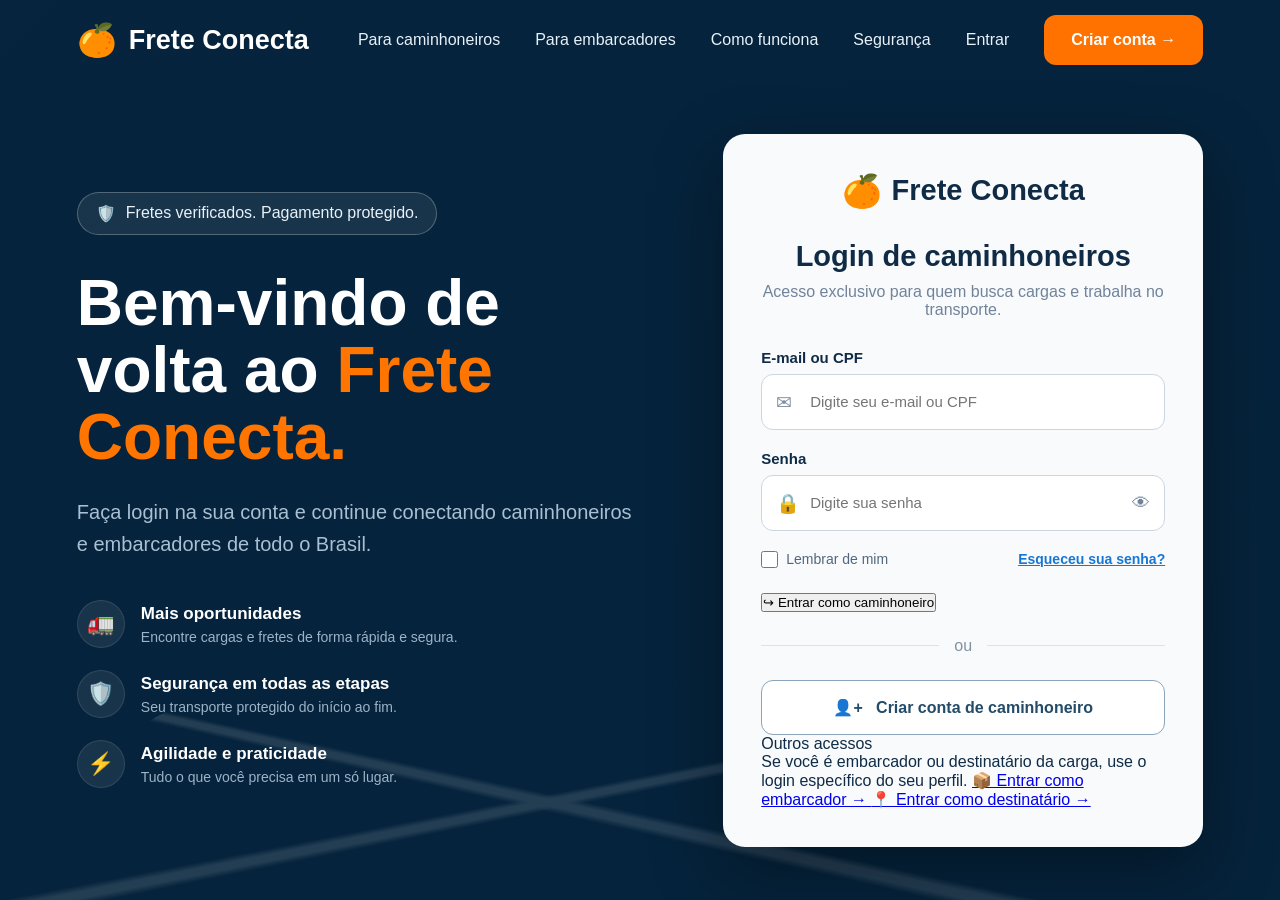
<file: Projeto/caminhoneiros.html>
<!DOCTYPE html>
<html lang="pt-BR">
<head>
  <meta charset="UTF-8" />
  <meta http-equiv="refresh" content="0; url=para-caminhoneiros.html" />
  <title>Redirecionando...</title>
</head>
<body>
  <p>Redirecionando para a página de caminhoneiros...</p>
</body>
</html>
</file>
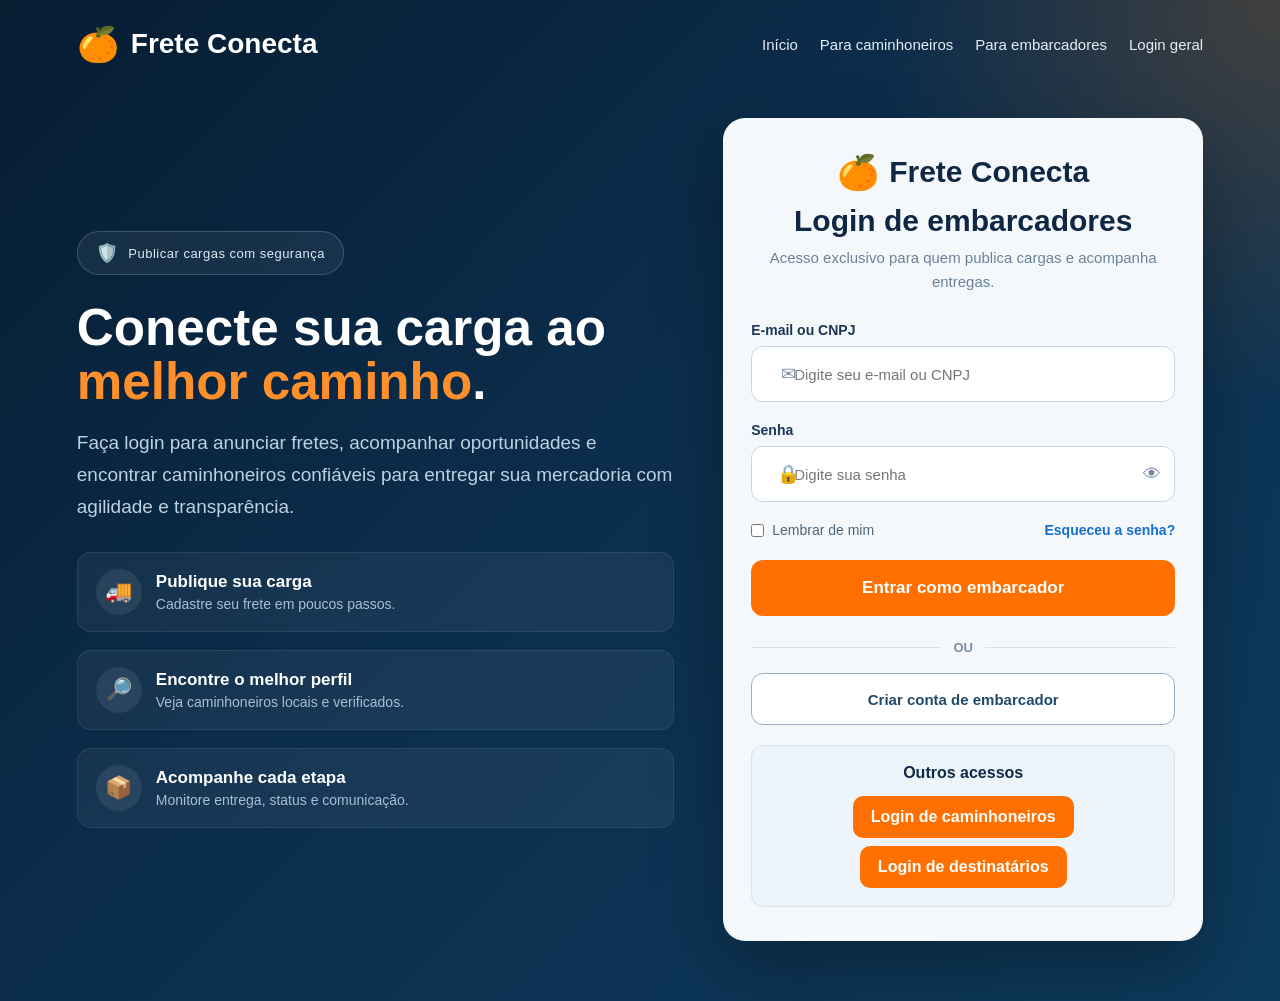
<file: Projeto/embarcadores-publicar.html>
<!DOCTYPE html>
<html lang="pt-BR">
<head>
  <meta charset="UTF-8" />
  <meta name="viewport" content="width=device-width, initial-scale=1.0" />
  <title>Publicar carga | Frete Conecta</title>
  <style>
    :root {
      --azul-escuro: #071d31;
      --azul: #0d2d46;
      --azul-claro: #dfeefb;
      --laranja: #ff7a00;
      --laranja-escuro: #de6800;
      --texto: #10314a;
      --fundo: #f4f8fc;
      --verde: #1b8f5a;
      --vermelho: #b42318;
      --cinza: #5d7286;
      --linha: rgba(16, 49, 74, 0.12);
      --branco: #ffffff;
      --sombra: 0 22px 60px rgba(8, 25, 38, 0.18);
    }

    * { box-sizing: border-box; }

    html { scroll-behavior: smooth; }

    body {
      margin: 0;
      font-family: Arial, Helvetica, sans-serif;
      background: linear-gradient(135deg, var(--azul-escuro) 0%, #0d2b47 100%);
      color: var(--branco);
    }

    a {
      text-decoration: none;
      color: inherit;
    }

    button, input, select, textarea {
      font: inherit;
    }

    .container {
      max-width: 1200px;
      margin: 0 auto;
      padding: 24px 20px 60px;
    }

    .topbar {
      display: flex;
      justify-content: space-between;
      align-items: center;
      gap: 18px;
      margin-bottom: 28px;
      flex-wrap: wrap;
    }

    .logo {
      display: flex;
      align-items: center;
      gap: 12px;
      font-size: 30px;
      font-weight: 800;
    }

    .logo-icon {
      font-size: 36px;
    }

    .user-panel {
      display: flex;
      align-items: center;
      gap: 12px;
      flex-wrap: wrap;
    }

    .user-badge,
    .user-area-link,
    .user-logout-btn {
      display: inline-flex;
      align-items: center;
      justify-content: center;
      border-radius: 12px;
      padding: 10px 14px;
      border: 1px solid rgba(255,255,255,0.18);
      background: rgba(255,255,255,0.06);
      color: #fff;
      font-size: 14px;
      font-weight: 700;
      cursor: pointer;
    }

    .user-area-link {
      background: rgba(255,122,0,0.12);
      border-color: rgba(255,122,0,0.4);
      color: #ffd4a7;
    }

    .main-card {
      background: rgba(255,255,255,0.04);
      border: 1px solid rgba(255,255,255,0.08);
      border-radius: 26px;
      overflow: hidden;
      box-shadow: var(--sombra);
    }

    .hero {
      background: linear-gradient(135deg, rgba(255,122,0,0.18), rgba(255,255,255,0.02));
      border-bottom: 1px solid rgba(255,255,255,0.08);
      padding: 34px 28px;
    }

    .hero h1 {
      margin: 0 0 12px;
      font-size: clamp(2.2rem, 4vw, 3.5rem);
      line-height: 1.1;
    }

    .hero p {
      margin: 0;
      color: #dbeaf7;
      font-size: 1.05rem;
      max-width: 760px;
      line-height: 1.7;
    }

    .content-grid {
      display: grid;
      grid-template-columns: 1.1fr 0.9fr;
      gap: 24px;
      padding: 24px;
    }

    .panel {
      background: rgba(244,248,252,0.96);
      border: 1px solid var(--linha);
      border-radius: 22px;
      color: var(--texto);
      padding: 24px 22px;
    }

    .panel h2 {
      margin: 0 0 20px;
      font-size: 1.9rem;
    }

    .form-grid {
      display: grid;
      grid-template-columns: repeat(2, minmax(0, 1fr));
      gap: 18px;
    }

    .field {
      display: flex;
      flex-direction: column;
      gap: 8px;
    }

    .field.full {
      grid-column: 1 / -1;
    }

    .field label {
      font-size: 0.78rem;
      text-transform: uppercase;
      letter-spacing: 0.08em;
      font-weight: 700;
      color: #384f63;
    }

    .field input,
    .field select,
    .field textarea {
      width: 100%;
      border: 1px solid #cfe0ee;
      background: #fff;
      color: var(--texto);
      border-radius: 12px;
      padding: 13px 14px;
      outline: none;
      transition: 0.2s ease;
    }

    .field input:focus,
    .field select:focus,
    .field textarea:focus {
      border-color: var(--laranja);
      box-shadow: 0 0 0 4px rgba(255, 122, 0, 0.12);
    }

    .field textarea {
      min-height: 120px;
      resize: vertical;
    }

    .submit-row {
      margin-top: 22px;
      display: flex;
      justify-content: flex-end;
    }

    .btn {
      display: inline-flex;
      align-items: center;
      justify-content: center;
      border: none;
      border-radius: 12px;
      padding: 15px 22px;
      font-size: 1rem;
      font-weight: 800;
      cursor: pointer;
      transition: transform 0.2s ease, filter 0.2s ease;
    }

    .btn:hover {
      transform: translateY(-1px);
      filter: brightness(1.02);
    }

    .btn-primary {
      background: var(--laranja);
      color: #fff;
    }

    .btn-primary:hover {
      background: var(--laranja-escuro);
    }

    .list-header {
      display: flex;
      justify-content: space-between;
      align-items: center;
      gap: 12px;
      margin-bottom: 18px;
      flex-wrap: wrap;
    }

    .list-header h3 {
      margin: 0;
      font-size: 1.6rem;
    }

    .status-pill {
      display: inline-flex;
      align-items: center;
      gap: 8px;
      background: rgba(27, 143, 90, 0.08);
      color: var(--verde);
      border: 1px solid rgba(27, 143, 90, 0.2);
      padding: 8px 10px;
      border-radius: 999px;
      font-size: 0.78rem;
      font-weight: 700;
    }

    .cargas-list {
      display: grid;
      gap: 14px;
      margin-top: 14px;
    }

    .carga-card {
      background: #fff;
      border: 1px solid var(--linha);
      border-radius: 16px;
      padding: 16px;
    }

    .carga-top {
      display: flex;
      justify-content: space-between;
      align-items: center;
      gap: 12px;
      margin-bottom: 12px;
    }

    .carga-top h4 {
      margin: 0;
      font-size: 1.15rem;
    }

    .valor {
      font-weight: 800;
      color: var(--laranja-escuro);
    }

    .carga-meta {
      display: grid;
      grid-template-columns: repeat(2, minmax(0,1fr));
      gap: 10px;
      margin: 0 0 10px;
      color: #4b6479;
      font-size: 0.93rem;
    }

    .carga-meta div {
      background: #f3f7fb;
      border: 1px solid #e2edf5;
      border-radius: 10px;
      padding: 8px 10px;
    }

    .obs {
      color: #48627f;
      font-size: 0.92rem;
      line-height: 1.6;
    }

    .empty {
      display: flex;
      align-items: center;
      justify-content: center;
      min-height: 160px;
      border: 1px dashed #cfe0ee;
      border-radius: 12px;
      background: #f9fbfd;
      color: var(--cinza);
      font-weight: 700;
      text-align: center;
      padding: 18px;
    }

    .mensagem {
      display: none;
      margin-top: 18px;
      border-radius: 12px;
      padding: 12px 14px;
      font-weight: 700;
      font-size: 0.96rem;
    }

    .mensagem.success {
      display: block;
      background: rgba(27, 143, 90, 0.08);
      color: var(--verde);
      border: 1px solid rgba(27, 143, 90, 0.2);
    }

    .mensagem.error {
      display: block;
      background: rgba(180, 35, 24, 0.08);
      color: var(--vermelho);
      border: 1px solid rgba(180, 35, 24, 0.2);
    }

    @media (max-width: 900px) {
      .content-grid {
        grid-template-columns: 1fr;
      }
    }

    @media (max-width: 600px) {
      .form-grid {
        grid-template-columns: 1fr;
      }

      .container {
        padding-inline: 14px;
      }

      .hero,
      .panel {
        padding: 18px 16px;
      }
    }
  </style>
</head>
<body>
  <div class="container">
    <header class="topbar">
      <div class="logo" aria-label="Frete Conecta">
        <span class="logo-icon">🍊</span>
        <span>Frete Conecta</span>
      </div>

      <div class="user-panel" aria-live="polite"></div>
    </header>

    <main class="main-card">
      <section class="hero">
        <h1>Publicar cargas como embarcador</h1>
        <p>Cadastre suas cargas, escolha a região de publicação e conecte seu frete aos caminhoneiros certos de forma simples e segura.</p>
      </section>

      <section class="content-grid">
        <div class="panel">
          <h2>Nova carga</h2>

          <form id="cargoForm">
            <div class="form-grid">
              <div class="field">
                <label for="origem">Origem</label>
                <input id="origem" name="origem" type="text" placeholder="Ex.: São Paulo - SP" required />
              </div>

              <div class="field">
                <label for="destino">Destino</label>
                <input id="destino" name="destino" type="text" placeholder="Ex.: Curitiba - PR" required />
              </div>

              <div class="field">
                <label for="tipo">Tipo da carga</label>
                <select id="tipo" name="tipo" required>
                  <option value="">Selecione</option>
                  <option value="Granel">Granel</option>
                  <option value="Carga seca">Carga seca</option>
                  <option value="Refrigerado">Refrigerado</option>
                  <option value="Sider">Sider</option>
                  <option value="Agrícola">Agrícola</option>
                  <option value="Eletrônicos">Eletrônicos</option>
                  <option value="Bebidas">Bebidas</option>
                  <option value="Alimentos">Alimentos</option>
                </select>
              </div>

              <div class="field">
                <label for="peso">Peso / volume</label>
                <input id="peso" name="peso" type="text" placeholder="Ex.: 18,5 toneladas" required />
              </div>

              <div class="field">
                <label for="regiaoOrigem">Região de origem</label>
                <select id="regiaoOrigem" name="regiaoOrigem" required>
                  <option value="">Selecione</option>
                  <option value="São Paulo - SP">São Paulo - SP</option>
                  <option value="Rio de Janeiro - RJ">Rio de Janeiro - RJ</option>
                  <option value="Minas Gerais - MG">Minas Gerais - MG</option>
                  <option value="Paraná - PR">Paraná - PR</option>
                  <option value="Santa Catarina - SC">Santa Catarina - SC</option>
                  <option value="Rio Grande do Sul - RS">Rio Grande do Sul - RS</option>
                  <option value="Bahia - BA">Bahia - BA</option>
                  <option value="Pernambuco - PE">Pernambuco - PE</option>
                  <option value="Ceará - CE">Ceará - CE</option>
                  <option value="Goiás - GO">Goiás - GO</option>
                  <option value="Brasília - DF">Brasília - DF</option>
                  <option value="Nordeste">Nordeste</option>
                  <option value="Sudeste">Sudeste</option>
                  <option value="Sul">Sul</option>
                  <option value="Centro-Oeste">Centro-Oeste</option>
                  <option value="Brasil">Brasil</option>
                </select>
              </div>

              <div class="field">
                <label for="regiaoPublicacao">Região de publicação</label>
                <select id="regiaoPublicacao" name="regiaoPublicacao" required>
                  <option value="">Selecione</option>
                  <option value="São Paulo - SP">São Paulo - SP</option>
                  <option value="Rio de Janeiro - RJ">Rio de Janeiro - RJ</option>
                  <option value="Minas Gerais - MG">Minas Gerais - MG</option>
                  <option value="Paraná - PR">Paraná - PR</option>
                  <option value="Santa Catarina - SC">Santa Catarina - SC</option>
                  <option value="Rio Grande do Sul - RS">Rio Grande do Sul - RS</option>
                  <option value="Bahia - BA">Bahia - BA</option>
                  <option value="Pernambuco - PE">Pernambuco - PE</option>
                  <option value="Ceará - CE">Ceará - CE</option>
                  <option value="Goiás - GO">Goiás - GO</option>
                  <option value="Brasília - DF">Brasília - DF</option>
                  <option value="Nordeste">Nordeste</option>
                  <option value="Sudeste">Sudeste</option>
                  <option value="Sul">Sul</option>
                  <option value="Centro-Oeste">Centro-Oeste</option>
                  <option value="Brasil">Brasil</option>
                </select>
              </div>

              <div class="field">
                <label for="data">Data prevista</label>
                <input id="data" name="data" type="date" required />
              </div>

              <div class="field">
                <label for="valor">Valor do frete</label>
                <input id="valor" name="valor" type="text" placeholder="Ex.: R$ 4.800,00" required />
              </div>

              <div class="field full">
                <label for="observacoes">Observações</label>
                <textarea id="observacoes" name="observacoes" placeholder="Descreva detalhes da carga, requisitos especiais e observações importantes."></textarea>
              </div>
            </div>

            <div class="submit-row">
              <button type="submit" class="btn btn-primary">Publicar carga</button>
            </div>
          </form>

          <div id="mensagem" class="mensagem" aria-live="polite"></div>
        </div>

        <aside class="panel">
          <div class="list-header">
            <h3>Minhas cargas</h3>
            <span class="status-pill">● Ativas</span>
          </div>

          <div id="cargasLista" class="cargas-list" aria-live="polite"></div>
        </aside>
      </section>
    </main>
  </div>

  <script src="auth.js"></script>
  <script>
    const usuarioAtualPagina = FreteConectaAuth.currentUser();

    if (!usuarioAtualPagina) {
      window.location.replace('login-embarcadores.html');
    } else if (usuarioAtualPagina.role !== 'embarcador') {
      const rotaCorreta = usuarioAtualPagina.role === 'destinatario'
        ? 'para-destinatarios.html'
        : 'para-caminhoneiros.html';
      window.location.replace(rotaCorreta);
    }

    FreteConectaAuth.requireAuth('embarcador', 'login-embarcadores.html');
    FreteConectaAuth.setupUserMenu({
      containerSelector: '.user-panel',
      loginLink: 'login-embarcadores.html',
      redirectAfterLogout: 'index.html'
    });

    const STORAGE_KEY = 'freteConectaCargas';
    const cargoForm = document.getElementById('cargoForm');
    const cargasLista = document.getElementById('cargasLista');
    const mensagem = document.getElementById('mensagem');

    function mostrarMensagem(texto, tipo) {
      mensagem.textContent = texto;
      mensagem.className = 'mensagem ' + tipo;
    }

    function formatCurrency(value) {
      return Number(value || 0).toLocaleString('pt-BR', {
        style: 'currency',
        currency: 'BRL'
      });
    }

    function getMinhasCargas() {
      const usuario = FreteConectaAuth.currentUser();
      if (!usuario) return [];

      return FreteConectaAuth.getCargas()
        .filter((carga) => String(carga.userId || '') === String(usuario.id || ''))
        .sort((a, b) => new Date(b.createdAt || 0) - new Date(a.createdAt || 0));
    }

    function renderCargas() {
      const minhas = getMinhasCargas();

      if (!minhas.length) {
        cargasLista.innerHTML = '<div class="empty">Você ainda não publicou nenhuma carga. Cadastre sua primeira oferta para aparecer aqui.</div>';
        return;
      }

      cargasLista.innerHTML = minhas.map((carga) => `
        <article class="carga-card">
          <div class="carga-top">
            <h4>${(carga.tipo || 'Carga').toString()}</h4>
            <span class="valor">${carga.valor || 'R$ 0,00'}</span>
          </div>

          <div class="carga-meta">
            <div><strong>Origem:</strong> ${carga.origem || '-'}</div>
            <div><strong>Destino:</strong> ${carga.destino || '-'}</div>
            <div><strong>Peso:</strong> ${carga.peso || '-'}</div>
            <div><strong>Data:</strong> ${carga.data ? new Date(carga.data + 'T00:00:00').toLocaleDateString('pt-BR') : '-'}</div>
          </div>

          <div class="obs">${carga.observacoes ? carga.observacoes : 'Sem observações adicionais.'}</div>
        </article>
      `).join('');
    }

    cargoForm.addEventListener('submit', function (event) {
      event.preventDefault();

      try {
        const dados = {
          origem: document.getElementById('origem').value.trim(),
          destino: document.getElementById('destino').value.trim(),
          tipo: document.getElementById('tipo').value.trim(),
          regiaoOrigem: document.getElementById('regiaoOrigem').value.trim(),
          regiaoPublicacao: document.getElementById('regiaoPublicacao').value.trim(),
          peso: document.getElementById('peso').value.trim(),
          data: document.getElementById('data').value.trim(),
          valor: document.getElementById('valor').value.trim(),
          observacoes: document.getElementById('observacoes').value.trim()
        };

        const resultado = FreteConectaAuth.publishCarga(dados);

        cargoForm.reset();
        renderCargas();
        mostrarMensagem('✅ Carga publicada com sucesso e enviada para visualização.', 'success');
        console.log('Carga publicada:', resultado);
      } catch (error) {
        mostrarMensagem('⚠️ ' + (error && error.message ? error.message : 'Não foi possível publicar a carga.'), 'error');
      }
    });

    renderCargas();
  </script>
</body>
</html>
</file>
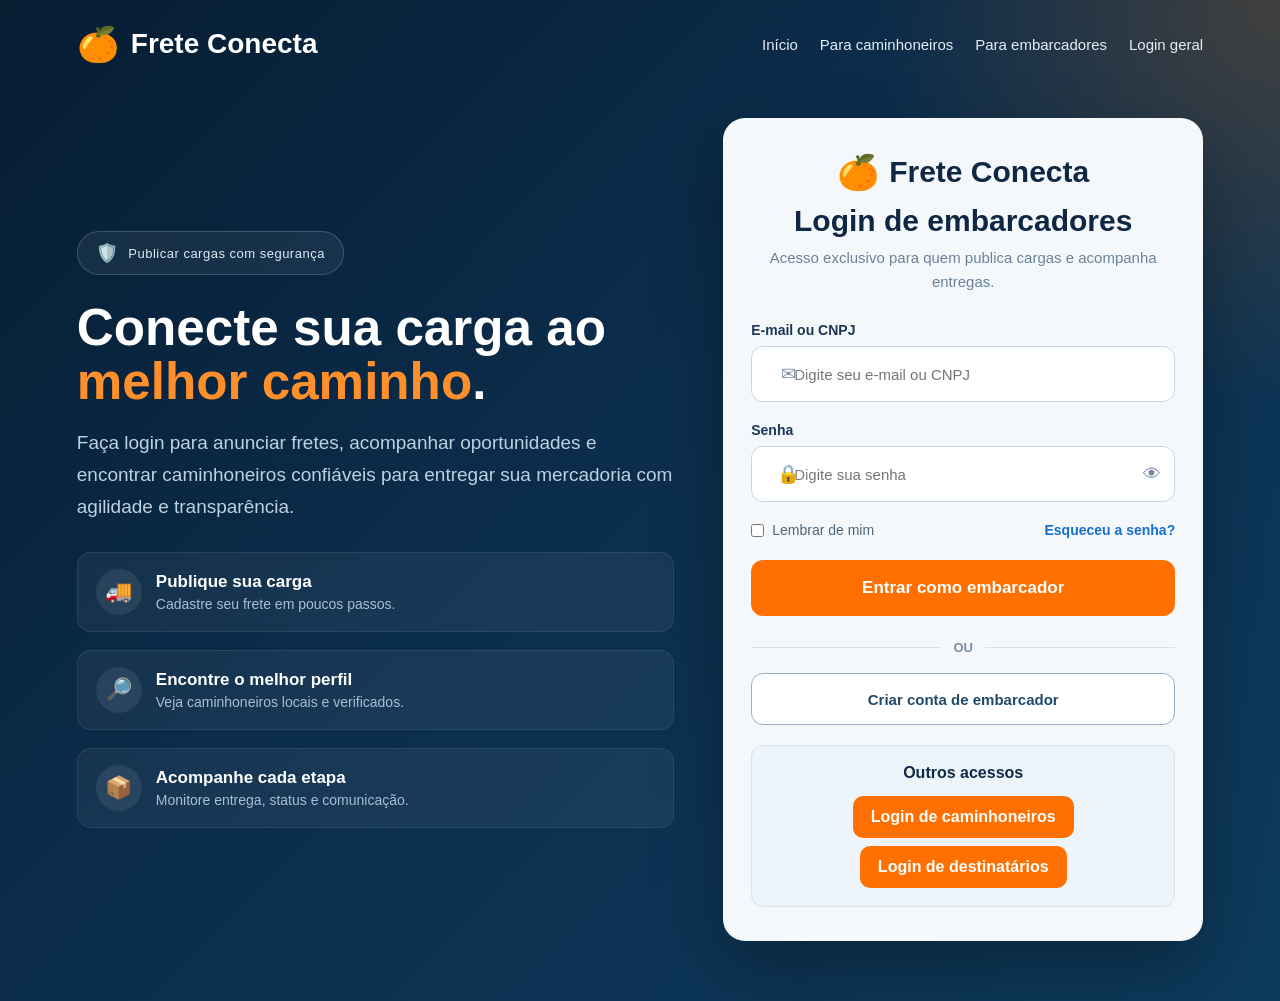
<file: Projeto/embarcadores.html>
<!DOCTYPE html>
<html lang="pt-BR">
<head>
  <meta charset="UTF-8" />
  <meta http-equiv="refresh" content="0; url=embarcadores-publicar.html" />
  <title>Redirecionando...</title>
</head>
<body>
  <p>Redirecionando para a página de embarcadores...</p>
</body>
</html>
</file>
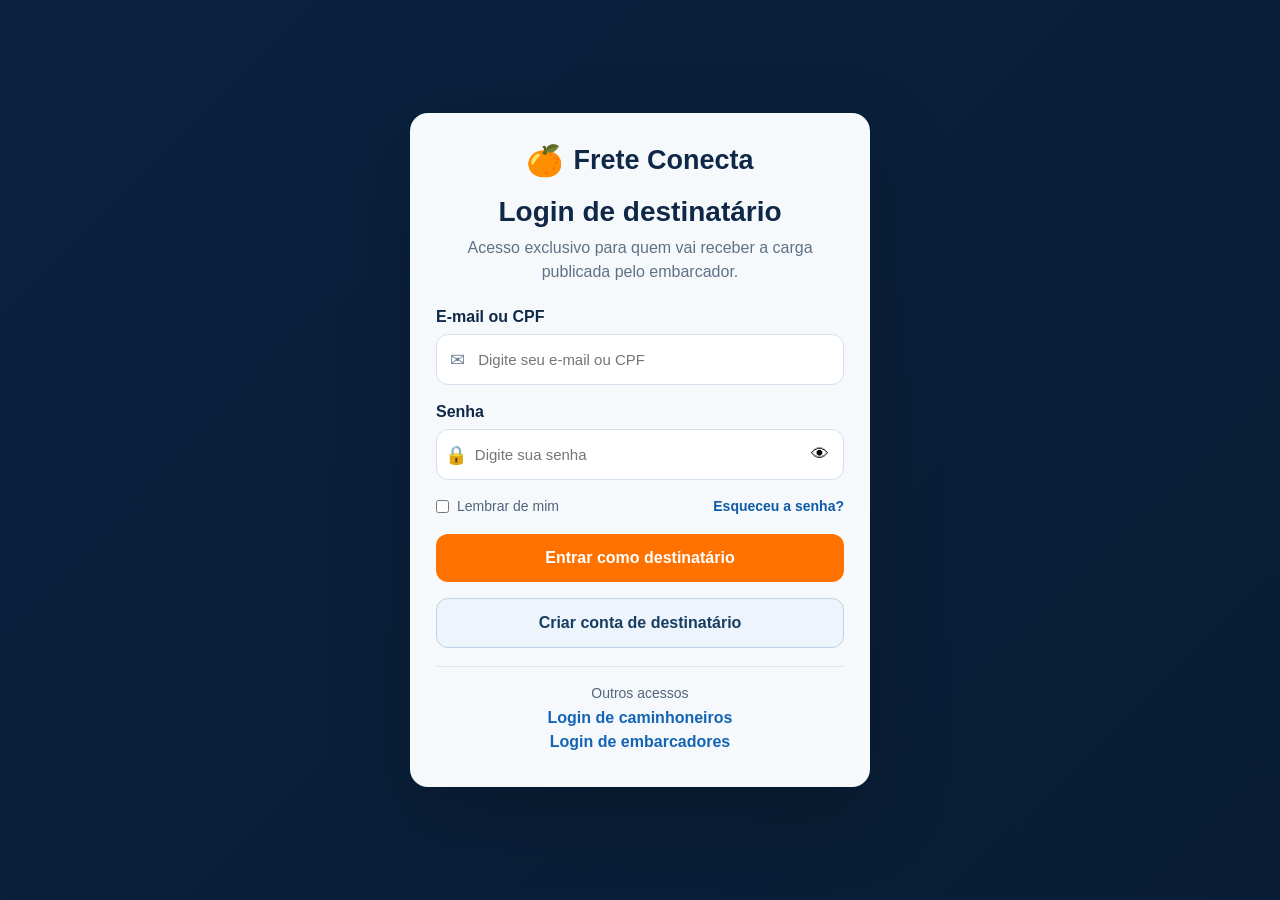
<file: Projeto/login-destinatario.html>
<!DOCTYPE html>
<html lang="pt-BR">
<head>
  <meta charset="UTF-8" />
  <meta name="viewport" content="width=device-width, initial-scale=1.0" />
  <title>Login para Destinatário | Frete Conecta</title>
  <style>
    * { box-sizing: border-box; margin: 0; padding: 0; }
    body {
      font-family: Arial, Helvetica, sans-serif;
      background: linear-gradient(135deg, #0a2240, #081d33);
      color: #fff;
      min-height: 100vh;
    }
    .page {
      min-height: 100vh;
      display: flex;
      align-items: center;
      justify-content: center;
      padding: 32px 20px;
    }
    .card {
      width: 100%;
      max-width: 460px;
      background: #f6f9fc;
      color: #102847;
      border-radius: 18px;
      padding: 30px 26px;
      box-shadow: 0 26px 80px rgba(0,0,0,0.22);
    }
    .brand {
      display: flex;
      align-items: center;
      justify-content: center;
      gap: 10px;
      font-size: 27px;
      font-weight: bold;
      margin-bottom: 18px;
    }
    .brand span:first-child {
      font-size: 30px;
    }
    .card h2 {
      text-align: center;
      margin-bottom: 8px;
      font-size: 28px;
    }
    .subtitulo {
      text-align: center;
      color: #5f7285;
      margin-bottom: 24px;
      line-height: 1.5;
    }
    .campo { margin-bottom: 18px; }
    .campo label {
      display: block;
      margin-bottom: 8px;
      font-weight: bold;
    }
    .campo .input-box {
      position: relative;
      display: flex;
      align-items: center;
      background: #fff;
      border: 1px solid #d5dfeb;
      border-radius: 12px;
      overflow: hidden;
    }
    .campo .input-box .icone {
      width: 46px;
      text-align: center;
      color: #6f8195;
      font-size: 18px;
    }
    .campo input {
      width: 100%;
      border: none;
      outline: none;
      padding: 16px 14px 16px 0;
      font-size: 15px;
      background: transparent;
      color: #102847;
    }
    .senha-toggle {
      border: none;
      background: transparent;
      cursor: pointer;
      font-size: 18px;
      padding: 0 14px 0 0;
    }
    .opcoes {
      display: flex;
      justify-content: space-between;
      align-items: center;
      margin: 10px 0 20px;
      font-size: 14px;
      color: #53657a;
    }
    .lembrar {
      display: flex;
      align-items: center;
      gap: 8px;
    }
    .esqueceu {
      cursor: pointer;
      color: #0d5aa7;
      font-weight: bold;
    }
    .btn-login,
    .btn-secundario {
      width: 100%;
      border: none;
      border-radius: 12px;
      padding: 15px 18px;
      font-size: 16px;
      font-weight: bold;
      cursor: pointer;
      transition: .25s ease;
    }
    .btn-login {
      background: #ff7200;
      color: #fff;
    }
    .btn-login:hover { background: #e86400; }
    .btn-secundario {
      background: #edf4fb;
      color: #173d63;
      border: 1px solid #bfd1e6;
      margin-top: 16px;
    }
    .btn-secundario:hover { background: #e6f1fb; }
    .links-rapidos {
      margin-top: 18px;
      padding-top: 18px;
      border-top: 1px solid #dfe8f2;
      text-align: center;
    }
    .links-rapidos p {
      font-size: 14px;
      color: #53657a;
      margin-bottom: 8px;
    }
    .links-rapidos a {
      display: block;
      color: #1464b5;
      text-decoration: none;
      font-weight: bold;
      margin: 6px 0;
    }
    .mensagem {
      display: none;
      margin-top: 16px;
      padding: 12px;
      border-radius: 8px;
      font-size: 14px;
      font-weight: bold;
      text-align: center;
    }
  </style>
</head>
<body>
  <div class="page">
    <section class="card" aria-label="Login de destinatário da carga">
      <div class="brand">
        <span>🍊</span>
        <span>Frete Conecta</span>
      </div>

      <h2>Login de destinatário</h2>
      <p class="subtitulo">Acesso exclusivo para quem vai receber a carga publicada pelo embarcador.</p>

      <form onsubmit="return false;">
        <div class="campo">
          <label for="email">E-mail ou CPF</label>
          <div class="input-box">
            <span class="icone">✉</span>
            <input type="text" id="email" placeholder="Digite seu e-mail ou CPF" />
          </div>
        </div>

        <div class="campo">
          <label for="senha">Senha</label>
          <div class="input-box">
            <span class="icone">🔒</span>
            <input type="password" id="senha" placeholder="Digite sua senha" />
            <button type="button" id="botaoSenha" class="senha-toggle" aria-label="Mostrar senha">👁</button>
          </div>
        </div>

        <div class="opcoes">
          <label class="lembrar"><input type="checkbox" /> Lembrar de mim</label>
          <span class="esqueceu" onclick="esqueciSenha()">Esqueceu a senha?</span>
        </div>

        <button class="btn-login" type="button" onclick="entrarDestinatario()">Entrar como destinatário</button>

        <button class="btn-secundario" type="button" onclick="window.location.href='cadastro-destinatario.html'">Criar conta de destinatário</button>

        <div class="links-rapidos">
          <p>Outros acessos</p>
          <a href="login.html">Login de caminhoneiros</a>
          <a href="login-embarcadores.html">Login de embarcadores</a>
        </div>

        <div id="mensagem" class="mensagem"></div>
      </form>
    </section>
  </div>

  <script src="auth.js"></script>
  <script>
    const usuarioAtual = FreteConectaAuth.currentUser();
    if (usuarioAtual && usuarioAtual.role !== 'destinatario') {
      localStorage.removeItem('freteConectaCurrentUser');
    }

    if (usuarioAtual && usuarioAtual.role === 'destinatario') {
      window.location.href = 'para-destinatarios.html';
    }

    function mostrarSenha() {
      const senha = document.getElementById('senha');
      const botao = document.getElementById('botaoSenha');
      if (senha.type === 'password') {
        senha.type = 'text';
        botao.textContent = '🙈';
      } else {
        senha.type = 'password';
        botao.textContent = '👁';
      }
    }

    document.getElementById('botaoSenha').addEventListener('click', mostrarSenha);

    function entrarDestinatario() {
      const email = document.getElementById('email').value.trim();
      const senha = document.getElementById('senha').value.trim();
      const mensagem = document.getElementById('mensagem');

      if (!email || !senha) {
        mensagem.style.display = 'block';
        mensagem.style.background = '#ffe4e4';
        mensagem.style.color = '#aa1f1f';
        mensagem.textContent = '⚠️ Preencha e-mail/CPF e senha para continuar.';
        return;
      }

      const usuario = FreteConectaAuth.login(email, senha, 'destinatario');

      if (!usuario) {
        mensagem.style.display = 'block';
        mensagem.style.background = '#ffe4e4';
        mensagem.style.color = '#aa1f1f';
        mensagem.textContent = '⚠️ E-mail/CPF ou senha inválidos para destinatário.';
        return;
      }

      mensagem.style.display = 'block';
      mensagem.style.background = '#e6f9ee';
      mensagem.style.color = '#10713b';
      mensagem.textContent = '✓ Login realizado com sucesso! Redirecionando...';

      setTimeout(() => {
        window.location.href = 'para-destinatarios.html';
      }, 1200);
    }

    function esqueciSenha() {
      const email = document.getElementById('email').value.trim();
      const mensagem = document.getElementById('mensagem');
      const resultado = FreteConectaAuth.sendPasswordRecoveryEmail(email, 'destinatario');

      if (!resultado.success) {
        mensagem.style.display = 'block';
        mensagem.style.background = '#ffe4e4';
        mensagem.style.color = '#aa1f1f';
        mensagem.textContent = '⚠️ ' + resultado.message;
        return;
      }

      mensagem.style.display = 'block';
      mensagem.style.background = '#edf4ff';
      mensagem.style.color = '#125ca8';
      mensagem.textContent = '📧 Gmail de recuperação aberto para ' + resultado.email + ' com o código: ' + resultado.codigo;
    }
  </script>
</body>
</html>
</file>
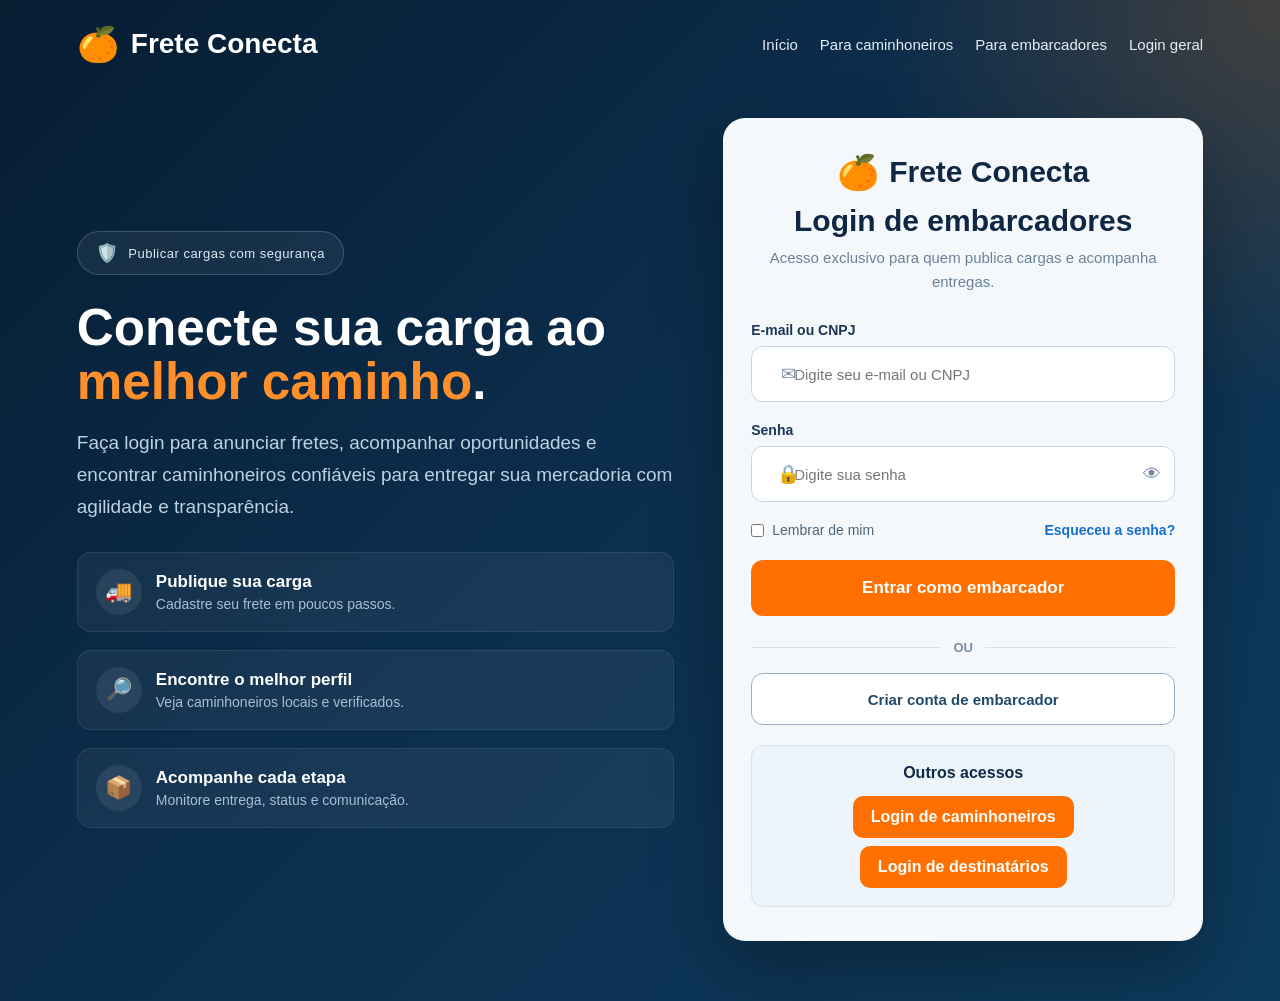
<file: Projeto/login-embarcadores.html>
<!DOCTYPE html>
<html lang="pt-BR">
<head>
  <meta charset="UTF-8" />
  <meta name="viewport" content="width=device-width, initial-scale=1.0" />
  <title>Login para Embarcadores | Frete Conecta</title>
  <style>
    * {
      margin: 0;
      padding: 0;
      box-sizing: border-box;
    }

    body {
      font-family: Arial, Helvetica, sans-serif;
      background: linear-gradient(135deg, #061d32 0%, #0b2d4c 45%, #0e3b5d 100%);
      color: #ffffff;
      min-height: 100vh;
    }

    a {
      text-decoration: none;
      color: inherit;
    }

    .pagina {
      min-height: 100vh;
      position: relative;
      overflow: hidden;
    }

    .pagina::before {
      content: "";
      position: absolute;
      inset: 0;
      background: radial-gradient(circle at top right, rgba(255, 120, 0, 0.22), transparent 25%);
      pointer-events: none;
    }

    header {
      position: relative;
      z-index: 2;
      display: flex;
      justify-content: space-between;
      align-items: center;
      gap: 24px;
      padding: 24px 6%;
    }

    .logo {
      display: flex;
      align-items: center;
      gap: 12px;
      font-size: 28px;
      font-weight: 700;
      color: #fff;
    }

    .logo-icon {
      font-size: 34px;
    }

    nav {
      display: flex;
      align-items: center;
      gap: 22px;
      flex-wrap: wrap;
    }

    nav a {
      color: #e6eef7;
      font-size: 15px;
      transition: 0.3s ease;
    }

    nav a:hover {
      color: #ff8f2a;
    }

    .btn-primario {
      background: #ff7000;
      color: white;
      padding: 14px 22px;
      border-radius: 12px;
      font-weight: 700;
      transition: 0.3s ease;
    }

    .btn-primario:hover {
      background: #ff811d;
      transform: translateY(-2px);
    }

    main {
      position: relative;
      z-index: 2;
      display: grid;
      grid-template-columns: 1.1fr 0.9fr;
      align-items: center;
      gap: 40px;
      min-height: calc(100vh - 90px);
      padding: 30px 6% 60px;
    }

    .texto {
      max-width: 680px;
    }

    .tag {
      display: inline-flex;
      align-items: center;
      gap: 10px;
      padding: 10px 18px;
      border-radius: 999px;
      border: 1px solid rgba(255,255,255,0.18);
      background: rgba(255,255,255,0.06);
      color: #dfeaf5;
      font-size: 13px;
      letter-spacing: 0.5px;
      margin-bottom: 26px;
    }

    .tag span {
      color: #59d0ff;
      font-size: 18px;
    }

    h1 {
      font-size: clamp(42px, 4vw, 64px);
      line-height: 1.05;
      margin-bottom: 18px;
    }

    h1 span {
      color: #ff8f2a;
    }

    .descricao {
      color: #bfd1e1;
      font-size: 19px;
      line-height: 1.7;
      margin-bottom: 28px;
      max-width: 600px;
    }

    .vantagens {
      display: grid;
      gap: 18px;
    }

    .vantagem {
      display: flex;
      align-items: center;
      gap: 14px;
      background: rgba(255,255,255,0.05);
      border: 1px solid rgba(255,255,255,0.08);
      border-radius: 14px;
      padding: 16px 18px;
    }

    .icone {
      width: 46px;
      height: 46px;
      border-radius: 50%;
      display: flex;
      align-items: center;
      justify-content: center;
      background: rgba(255,255,255,0.08);
      font-size: 22px;
    }

    .vantagem h3 {
      font-size: 17px;
      margin-bottom: 4px;
    }

    .vantagem p {
      color: #a8bfd4;
      font-size: 14px;
    }

    .card {
      background: #f5f8fb;
      color: #0f2742;
      border-radius: 22px;
      padding: 34px 28px;
      box-shadow: 0 30px 70px rgba(0,0,0,0.30);
      max-width: 480px;
      margin-left: auto;
      width: 100%;
    }

    .card-top {
      text-align: center;
      margin-bottom: 28px;
    }

    .card-logo {
      display: flex;
      align-items: center;
      justify-content: center;
      gap: 10px;
      font-size: 30px;
      font-weight: 700;
      margin-bottom: 12px;
    }

    .card-logo .fruta {
      font-size: 34px;
    }

    .card h2 {
      font-size: 30px;
      margin-bottom: 8px;
    }

    .subtitulo {
      color: #69839c;
      font-size: 15px;
      line-height: 1.6;
    }

    form {
      margin-top: 26px;
    }

    .campo {
      margin-bottom: 20px;
    }

    .campo label {
      display: block;
      margin-bottom: 8px;
      font-size: 14px;
      font-weight: 700;
      color: #1d3557;
    }

    .input-box {
      position: relative;
    }

    .input-box .icone {
      position: absolute;
      left: 14px;
      top: 50%;
      transform: translateY(-50%);
      color: #7f92a8;
      font-size: 18px;
    }

    .input-box input {
      width: 100%;
      height: 56px;
      padding: 0 44px 0 42px;
      border-radius: 12px;
      border: 1px solid #c9d5e2;
      background: #fff;
      color: #1d3557;
      font-size: 15px;
      outline: none;
      transition: 0.25s ease;
    }

    .input-box input:focus {
      border-color: #ff7000;
      box-shadow: 0 0 0 4px rgba(255, 112, 0, 0.12);
    }

    .senha-toggle {
      position: absolute;
      right: 14px;
      top: 50%;
      transform: translateY(-50%);
      border: none;
      background: transparent;
      cursor: pointer;
      font-size: 18px;
      color: #7284a0;
    }

    .opcoes {
      display: flex;
      justify-content: space-between;
      align-items: center;
      margin: 8px 0 22px;
      font-size: 14px;
      color: #4d6780;
    }

    .lembrar {
      display: flex;
      align-items: center;
      gap: 8px;
    }

    .lembrar input {
      accent-color: #ff7000;
    }

    .esqueceu {
      color: #176ecf;
      cursor: pointer;
      font-weight: 700;
    }

    .btn-login {
      width: 100%;
      border: none;
      background: #ff7000;
      color: white;
      height: 56px;
      border-radius: 12px;
      font-size: 17px;
      font-weight: 700;
      cursor: pointer;
      transition: 0.3s ease;
    }

    .btn-login:hover {
      background: #eb6500;
      transform: translateY(-1px);
    }

    .divisor {
      display: flex;
      align-items: center;
      gap: 12px;
      margin: 24px 0 18px;
      color: #7d8ea4;
      font-size: 13px;
      font-weight: 700;
      text-transform: uppercase;
    }

    .divisor::before,
    .divisor::after {
      content: "";
      flex: 1;
      height: 1px;
      background: #d9e2eb;
    }

    .btn-secundario {
      width: 100%;
      height: 52px;
      border: 1px solid #9ab0c6;
      background: white;
      border-radius: 12px;
      color: #214a6a;
      font-size: 15px;
      font-weight: 700;
      cursor: pointer;
      transition: 0.3s ease;
    }

    .btn-secundario:hover {
      background: #edf5fb;
    }

    .conta-rapida {
      margin-top: 20px;
      text-align: center;
      background: #edf4fa;
      border: 1px solid #d8e2ec;
      border-radius: 12px;
      padding: 18px;
    }

    .conta-rapida p {
      font-size: 16px;
      font-weight: 700;
      color: #102b45;
      margin-bottom: 8px;
    }

    .conta-rapida a {
      display: inline-block;
      margin-top: 6px;
      background: #ff7000;
      color: white;
      padding: 12px 18px;
      border-radius: 10px;
      font-weight: 700;
    }

    .mensagem {
      display: none;
      margin-top: 18px;
      padding: 12px 14px;
      border-radius: 10px;
      font-size: 14px;
      font-weight: 700;
      text-align: center;
    }

    @media (max-width: 980px) {
      main {
        grid-template-columns: 1fr;
        padding-top: 18px;
      }

      .texto {
        max-width: 100%;
      }

      .card {
        margin: 0 auto;
      }
    }

    @media (max-width: 640px) {
      header {
        flex-direction: column;
        align-items: flex-start;
      }

      nav {
        gap: 12px 16px;
      }

      .card {
        padding: 24px 18px;
      }
    }
  </style>
</head>
<body>
  <div class="pagina">
    <header>
      <a href="index.html" class="logo" aria-label="Voltar para a página inicial">
        <span class="logo-icon">🍊</span>
        <span>Frete Conecta</span>
      </a>

      <nav aria-label="Menu principal">
        <a href="index.html">Início</a>
        <a href="para-caminhoneiros.html">Para caminhoneiros</a>
        <a href="embarcadores-publicar.html">Para embarcadores</a>
        <a href="login.html">Login geral</a>
      </nav>
    </header>

    <main>
      <section class="texto">
        <div class="tag">
          <span>🛡️</span>
          Publicar cargas com segurança
        </div>

        <h1>Conecte sua carga ao <span>melhor caminho</span>.</h1>

        <p class="descricao">
          Faça login para anunciar fretes, acompanhar oportunidades e encontrar caminhoneiros
          confiáveis para entregar sua mercadoria com agilidade e transparência.
        </p>

        <div class="vantagens">
          <div class="vantagem">
            <div class="icone">🚚</div>
            <div>
              <h3>Publique sua carga</h3>
              <p>Cadastre seu frete em poucos passos.</p>
            </div>
          </div>

          <div class="vantagem">
            <div class="icone">🔎</div>
            <div>
              <h3>Encontre o melhor perfil</h3>
              <p>Veja caminhoneiros locais e verificados.</p>
            </div>
          </div>

          <div class="vantagem">
            <div class="icone">📦</div>
            <div>
              <h3>Acompanhe cada etapa</h3>
              <p>Monitore entrega, status e comunicação.</p>
            </div>
          </div>
        </div>
      </section>

      <section class="card" aria-label="Login de embarcador">
        <div class="card-top">
          <div class="card-logo">
            <span class="fruta">🍊</span>
            <span>Frete Conecta</span>
          </div>
          <h2>Login de embarcadores</h2>
          <p class="subtitulo">Acesso exclusivo para quem publica cargas e acompanha entregas.</p>
        </div>

        <form onsubmit="return false;">
          <div class="campo">
            <label for="email">E-mail ou CNPJ</label>
            <div class="input-box">
              <span class="icone">✉</span>
              <input type="text" id="email" placeholder="Digite seu e-mail ou CNPJ" />
            </div>
          </div>

          <div class="campo">
            <label for="senha">Senha</label>
            <div class="input-box">
              <span class="icone">🔒</span>
              <input type="password" id="senha" placeholder="Digite sua senha" />
              <button type="button" class="senha-toggle" id="botaoSenha" aria-label="Mostrar senha">👁</button>
            </div>
          </div>

          <div class="opcoes">
            <label class="lembrar">
              <input type="checkbox" />
              Lembrar de mim
            </label>
            <span class="esqueceu" onclick="esqueciSenha()">Esqueceu a senha?</span>
          </div>

          <button class="btn-login" type="button" onclick="entrarEmbarcador()">Entrar como embarcador</button>

          <div class="divisor">ou</div>

          <button class="btn-secundario" type="button" onclick="window.location.href='cadastro-embarcadores.html'">Criar conta de embarcador</button>

          <div class="conta-rapida">
            <p>Outros acessos</p>
            <a href="login.html">Login de caminhoneiros</a>
            <a href="login-destinatario.html" style="margin-top: 8px;">Login de destinatários</a>
          </div>

          <div id="mensagem" class="mensagem"></div>
        </form>
      </section>
    </main>
  </div>

  <script src="auth.js"></script>
  <script>
    const usuarioAtual = FreteConectaAuth.currentUser();
    if (usuarioAtual && usuarioAtual.role !== 'embarcador') {
      localStorage.removeItem('freteConectaCurrentUser');
    }

    if (usuarioAtual && usuarioAtual.role === 'embarcador') {
      window.location.href = 'embarcadores-publicar.html';
    }

    function mostrarSenha() {
      const senha = document.getElementById('senha');
      const botao = document.getElementById('botaoSenha');

      if (senha.type === 'password') {
        senha.type = 'text';
        botao.textContent = '🙈';
      } else {
        senha.type = 'password';
        botao.textContent = '👁';
      }
    }

    document.getElementById('botaoSenha').addEventListener('click', mostrarSenha);

    function entrarEmbarcador() {
      const email = document.getElementById('email').value.trim();
      const senha = document.getElementById('senha').value.trim();
      const mensagem = document.getElementById('mensagem');

      if (!email || !senha) {
        mensagem.style.display = 'block';
        mensagem.style.background = '#ffe2e2';
        mensagem.style.color = '#b42318';
        mensagem.textContent = '⚠️ Preencha e-mail e senha para continuar.';
        return;
      }

      const usuario = FreteConectaAuth.login(email, senha, 'embarcador');

      if (!usuario) {
        mensagem.style.display = 'block';
        mensagem.style.background = '#ffe2e2';
        mensagem.style.color = '#b42318';
        mensagem.textContent = '⚠️ E-mail ou senha inválidos para embarcador.';
        return;
      }

      mensagem.style.display = 'block';
      mensagem.style.background = '#e8f8ee';
      mensagem.style.color = '#127d42';
      mensagem.textContent = '✓ Login realizado com sucesso! Redirecionando...';

      setTimeout(() => {
        window.location.href = FreteConectaAuth.getRoleHome('embarcador');
      }, 1200);
    }

    function esqueciSenha() {
      const email = document.getElementById('email').value.trim();
      const mensagem = document.getElementById('mensagem');
      const resultado = FreteConectaAuth.sendPasswordRecoveryEmail(email, 'embarcador');

      if (!resultado.success) {
        mensagem.style.display = 'block';
        mensagem.style.background = '#ffe2e2';
        mensagem.style.color = '#b42318';
        mensagem.textContent = '⚠️ ' + resultado.message;
        return;
      }

      mensagem.style.display = 'block';
      mensagem.style.background = '#eaf3ff';
      mensagem.style.color = '#0d5aa7';
      mensagem.textContent = '📧 Gmail de recuperação aberto para ' + resultado.email + ' com o código: ' + resultado.codigo;
    }
  </script>
</body>
</html>
</file>
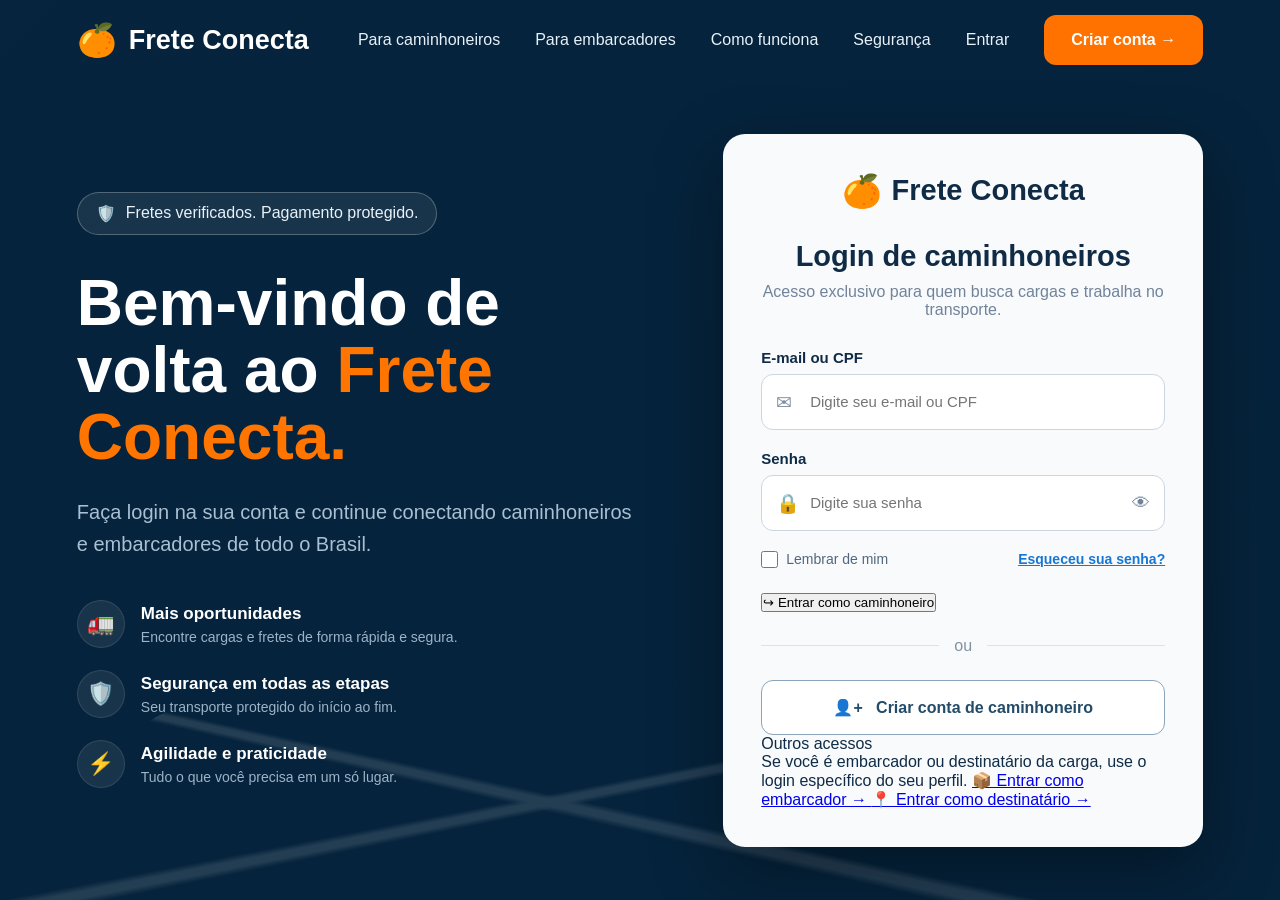
<file: Projeto/login.html>
<!DOCTYPE html>
<html lang="pt-br">

<head>
    <meta charset="UTF-8">
    <meta name="viewport" content="width=device-width, initial-scale=1.0">

    <title>Frete Conecta - Login</title>

    <style>
        * {
            margin: 0;
            padding: 0;
            box-sizing: border-box;
            font-family: Arial, Helvetica, sans-serif;
        }

        body {
            min-height: 100vh;
            background:
                linear-gradient(rgba(5, 35, 60, 0.94), rgba(5, 35, 60, 0.96)),
                linear-gradient(135deg, #092d4b, #061d32);
            color: white;
        }

        /* =========================
           FUNDO
        ========================== */

        .pagina {
            min-height: 100vh;
            position: relative;
            overflow: hidden;
        }

        .estrada {
            position: absolute;
            bottom: -150px;
            left: 0;
            width: 100%;
            height: 55%;
            opacity: 0.12;
            background:
                linear-gradient(160deg, transparent 45%, #ffffff 46%, #ffffff 47%, transparent 48%),
                linear-gradient(20deg, transparent 45%, #ffffff 46%, #ffffff 47%, transparent 48%);
            transform: perspective(500px) rotateX(55deg);
        }

        /* =========================
           HEADER
        ========================== */

        header {
            width: 100%;
            height: 80px;
            display: flex;
            align-items: center;
            justify-content: space-between;
            padding: 0 6%;
            position: relative;
            z-index: 10;
        }

        .logo {
            display: flex;
            align-items: center;
            gap: 12px;
            font-size: 27px;
            font-weight: bold;
        }

        .logo-fruta {
            font-size: 32px;
        }

        nav {
            display: flex;
            align-items: center;
            gap: 35px;
        }

        nav a {
            color: #e9f1f8;
            text-decoration: none;
            font-size: 16px;
            transition: 0.3s;
        }

        nav a:hover {
            color: #ff7500;
        }

        .btn-criar {
            background: #ff7200;
            padding: 16px 27px;
            border-radius: 12px;
            color: white;
            font-weight: bold;
        }

        .btn-criar:hover {
            background: #ff8a29;
            color: white;
        }

        /* =========================
           CONTEÚDO PRINCIPAL
        ========================== */

        .conteudo {
            min-height: calc(100vh - 80px);
            display: flex;
            align-items: center;
            justify-content: space-between;
            gap: 70px;
            padding: 50px 6%;
            position: relative;
            z-index: 2;
        }

        /* =========================
           LADO ESQUERDO
        ========================== */

        .lado-esquerdo {
            width: 50%;
            max-width: 700px;
        }

        .selo {
            display: inline-flex;
            align-items: center;
            gap: 10px;
            padding: 11px 18px;
            border: 1px solid rgba(255,255,255,0.25);
            background: rgba(255,255,255,0.08);
            border-radius: 30px;
            color: #e9f1f8;
            margin-bottom: 35px;
        }

        .selo span {
            color: #4fc3ff;
        }

        .lado-esquerdo h1 {
            font-size: clamp(45px, 5vw, 70px);
            line-height: 1.05;
            margin-bottom: 25px;
        }

        .lado-esquerdo h1 span {
            color: #ff7500;
        }

        .descricao {
            color: #a9bfd2;
            font-size: 20px;
            line-height: 1.6;
            max-width: 650px;
            margin-bottom: 40px;
        }

        .beneficios {
            display: flex;
            flex-direction: column;
            gap: 22px;
        }

        .beneficio {
            display: flex;
            align-items: center;
            gap: 16px;
        }

        .icone-beneficio {
            width: 48px;
            height: 48px;
            border-radius: 50%;
            background: rgba(255,255,255,0.08);
            border: 1px solid rgba(255,255,255,0.1);
            display: flex;
            align-items: center;
            justify-content: center;
            font-size: 22px;
        }

        .beneficio h3 {
            font-size: 17px;
            margin-bottom: 5px;
        }

        .beneficio p {
            color: #9db3c7;
            font-size: 14px;
        }

        /* =========================
           CARD LOGIN
        ========================== */

        .card-login {
            width: 480px;
            background: #f8fafc;
            color: #102b45;
            border-radius: 22px;
            padding: 38px;
            box-shadow: 0 25px 70px rgba(0,0,0,0.35);
        }

        .logo-card {
            display: flex;
            align-items: center;
            justify-content: center;
            gap: 10px;
            font-size: 29px;
            font-weight: bold;
            margin-bottom: 30px;
        }

        .logo-card .fruta {
            font-size: 32px;
        }

        .card-login h2 {
            text-align: center;
            font-size: 29px;
            margin-bottom: 10px;
        }

        .subtitulo {
            text-align: center;
            color: #71839a;
            margin-bottom: 30px;
        }

        /* =========================
           CAMPOS
        ========================== */

        .campo {
            margin-bottom: 20px;
        }

        .campo label {
            display: block;
            font-weight: bold;
            margin-bottom: 8px;
            font-size: 15px;
        }

        .input-container {
            position: relative;
        }

        .input-container .icone {
            position: absolute;
            left: 15px;
            top: 50%;
            transform: translateY(-50%);
            color: #7d8ea1;
            font-size: 19px;
        }

        .campo input {
            width: 100%;
            height: 56px;
            border: 1px solid #cbd6e1;
            border-radius: 12px;
            outline: none;
            padding: 0 48px;
            font-size: 15px;
            color: #162f47;
            background: white;
            transition: 0.3s;
        }

        .campo input:focus {
            border-color: #ff7500;
            box-shadow: 0 0 0 3px rgba(255,117,0,0.12);
        }

        .mostrar-senha {
            position: absolute;
            right: 15px;
            top: 50%;
            transform: translateY(-50%);
            border: none;
            background: transparent;
            cursor: pointer;
            font-size: 18px;
            color: #71839a;
        }

        /* =========================
           OPÇÕES
        ========================== */

        .opcoes {
            display: flex;
            justify-content: space-between;
            align-items: center;
            margin: 8px 0 25px;
            font-size: 14px;
        }

        .lembrar {
            display: flex;
            align-items: center;
            gap: 8px;
            color: #52677d;
        }

        .lembrar input {
            width: 17px;
            height: 17px;
            accent-color: #287be8;
        }

        .esqueceu {
            color: #1877d2;
            text-decoration: underline;
            font-weight: bold;
            cursor: pointer;
        }

        /* =========================
           BOTÕES
        ========================== */

        .btn-entra {
            width: 100%;
            height: 57px;
            border: none;
            border-radius: 12px;
            background: #ff7200;
            color: white;
            font-size: 17px;
            font-weight: bold;
            cursor: pointer;
            transition: 0.3s;
        }

        .btn-entrar:hover {
            background: #e96400;
            transform: translateY(-1px);
        }

        .divisor {
            display: flex;
            align-items: center;
            gap: 15px;
            color: #8292a3;
            margin: 25px 0;
        }

        .divisor::before,
        .divisor::after {
            content: "";
            height: 1px;
            background: #dce2e8;
            flex: 1;
        }

        .btn-conta {
            width: 100%;
            height: 55px;
            background: white;
            border: 1px solid #8ca4ba;
            border-radius: 12px;
            color: #244b68;
            font-size: 16px;
            font-weight: bold;
            cursor: pointer;
            transition: 0.3s;
        }

        .btn-conta:hover {
            background: #eef4f8;
        }
        
/* CADASTRO ESPECÍFICO PARA CAMINHONEIROS */

.cadastro-caminhoneiro {
    margin-top: 20px;
    padding: 18px;
    text-align: center;
    background: #eef4f9;
    border: 1px solid #d4e0eb;
    border-radius: 12px;
}

.cadastro-caminhoneiro p {
    color: #102b45;
    font-size: 17px;
    font-weight: bold;
    margin-bottom: 8px;
}

.cadastro-caminhoneiro span {
    display: block;
    color: #71839a;
    font-size: 13px;
    line-height: 1.5;
    margin-bottom: 12px;
}

.cadastro-caminhoneiro a {
    display: block;
    padding: 13px;
    background: #ff7200;
    color: white;
    text-decoration: none;
    font-size: 15px;
    font-weight: bold;
    border-radius: 9px;
    transition: 0.3s;
}

.cadastro-caminhoneiro a:hover {
    background: #e96400;
    transform: translateY(-2px);
}
        /* =========================
           MENSAGEM
        ========================== */

        #mensagem {
            display: none;
            text-align: center;
            margin-top: 15px;
            padding: 12px;
            border-radius: 8px;
            font-size: 14px;
            font-weight: bold;
        }

        /* =========================
           RESPONSIVO
        ========================== */

        @media (max-width: 1050px) {

            nav a:not(.btn-criar) {
                display: none;
            }

            .conteudo {
                justify-content: center;
            }

            .lado-esquerdo {
                display: none;
            }
        }

        @media (max-width: 550px) {

            header {
                padding: 0 20px;
            }

            .logo {
                font-size: 21px;
            }

            .btn-criar {
                display: none;
            }

            .conteudo {
                padding: 30px 15px;
            }

            .card-login {
                width: 100%;
                padding: 28px 22px;
                border-radius: 18px;
            }

            .card-login h2 {
                font-size: 25px;
            }
        }
    </style>
</head>

<body>

    <div class="pagina">

        <div class="estrada"></div>

        <!-- =========================
             CABEÇALHO
        ========================== -->

        <header>

            <a href="index.html" class="logo" aria-label="Voltar para a página inicial" style="color: white; text-decoration: none;">
                <span class="logo-fruta">🍊</span>
                <span>Frete Conecta</span>
            </a>

            <nav>
                <a href="login.html" data-role-route="caminhoneiro" data-area-page="para-caminhoneiros.html" data-login-page="login.html">Para caminhoneiros</a>
                <a href="embarcadores-publicar.html">Para embarcadores</a>
                <a href="index.html#como-funciona">Como funciona</a>
                <a href="index.html#seguranca">Segurança</a>
                <a href="login.html">Entrar</a>

                <a href="cadastro-caminhoneiros.html" class="btn-criar">
                    Criar conta →
                </a>
            </nav>

        </header>


        <!-- =========================
             CONTEÚDO
        ========================== -->

        <main class="conteudo">

            <!-- LADO ESQUERDO -->

            <section class="lado-esquerdo">

                <div class="selo">
                    <span>🛡️</span>
                    Fretes verificados. Pagamento protegido.
                </div>

                <h1>
                    Bem-vindo de<br>
                    volta ao <span>Frete Conecta.</span>
                </h1>

                <p class="descricao">
                    Faça login na sua conta e continue conectando
                    caminhoneiros e embarcadores de todo o Brasil.
                </p>

                <div class="beneficios">

                    <div class="beneficio">
                        <div class="icone-beneficio">
                            🚛
                        </div>

                        <div>
                            <h3>Mais oportunidades</h3>
                            <p>Encontre cargas e fretes de forma rápida e segura.</p>
                        </div>
                    </div>


                    <div class="beneficio">
                        <div class="icone-beneficio">
                            🛡️
                        </div>

                        <div>
                            <h3>Segurança em todas as etapas</h3>
                            <p>Seu transporte protegido do início ao fim.</p>
                        </div>
                    </div>


                    <div class="beneficio">
                        <div class="icone-beneficio">
                            ⚡
                        </div>

                        <div>
                            <h3>Agilidade e praticidade</h3>
                            <p>Tudo o que você precisa em um só lugar.</p>
                        </div>
                    </div>

                </div>

            </section>


            <!-- CARD DE LOGIN -->

            <section class="card-login">

                <div class="logo-card">
                    <span class="fruta">🍊</span>
                    <span>Frete Conecta</span>
                </div>

                <h2>Login de caminhoneiros</h2>

                <p class="subtitulo">
                    Acesso exclusivo para quem busca cargas e trabalha no transporte.
                </p>


                <!-- E-MAIL -->

                <div class="campo">

                    <label for="email">
                        E-mail ou CPF
                    </label>

                    <div class="input-container">

                        <span class="icone">✉</span>

                        <input
                            type="text"
                            id="email"
                            placeholder="Digite seu e-mail ou CPF"
                        >

                    </div>

                </div>


                <!-- SENHA -->

                <div class="campo">

                    <label for="senha">
                        Senha
                    </label>

                    <div class="input-container">

                        <span class="icone">🔒</span>

                        <input
                            type="password"
                            id="senha"
                            placeholder="Digite sua senha"
                        >

                        <button
                            type="button"
                            class="mostrar-senha"
                            onclick="mostrarSenha()"
                            id="botaoSenha"
                        >
                            👁
                        </button>

                    </div>

                </div>


                <!-- OPÇÕES -->

                <div class="opcoes">

                    <label class="lembrar">

                        <input
                            type="checkbox"
                            id="lembrar"
                        >

                        Lembrar de mim

                    </label>

                    <span
                        class="esqueceu"
                        onclick="esqueciSenha()"
                    >
                        Esqueceu sua senha?
                    </span>

                </div>


                <!-- BOTÃO ENTRAR -->

                <button
                    class="btn-entrar"
                    onclick="entrar()"
                >
                    ↪ Entrar como caminhoneiro
                </button>


                <div class="divisor">
                    ou
                </div>


                <!-- CRIAR CONTA -->

                <button
                    class="btn-conta"
                    onclick="criarConta()"
                >
                    👤+ &nbsp; Criar conta de caminhoneiro
                </button>

                <div class="cadastro-caminhoneiros">
                    <p>Outros acessos</p>

                    <span>
                        Se você é embarcador ou destinatário da carga, use o login específico do seu perfil.
                    </span>

                    <a href="login-embarcadores.html">
                        📦 Entrar como embarcador →
                    </a>
                    <a href="login-destinatario.html" style="margin-top: 10px;">
                        📍 Entrar como destinatário →
                    </a>
                </div>

                <div id="mensagem"></div>

            </section>

        </main>

    </div>
 <!-- =========================
         JAVASCRIPT
    ========================== -->

    <script src="auth.js"></script>
    <script>

        const usuarioAtual = FreteConectaAuth.currentUser();
        if (usuarioAtual && usuarioAtual.role !== 'caminhoneiro') {
            localStorage.removeItem('freteConectaCurrentUser');
        }

        if (usuarioAtual && usuarioAtual.role === 'caminhoneiro') {
            window.location.href = 'para-caminhoneiros.html';
        }

        function mostrarSenha() {

            const senha = document.getElementById("senha");
            const botao = document.getElementById("botaoSenha");

            if (senha.type === "password") {

                senha.type = "text";
                botao.innerHTML = "🙈";

            } else {

                senha.type = "password";
                botao.innerHTML = "👁";

            }
        }


        function entrar() {

            const email = document.getElementById("email").value.trim();
            const senha = document.getElementById("senha").value.trim();
            const mensagem = document.getElementById("mensagem");

            if (email === "" || senha === "") {

                mensagem.style.display = "block";
                mensagem.style.background = "#ffe5e5";
                mensagem.style.color = "#c62828";
                mensagem.innerHTML = "⚠️ Preencha o e-mail/CPF e a senha.";
                return;
            }

            const usuario = FreteConectaAuth.login(email, senha, 'caminhoneiro');

            if (!usuario) {
                mensagem.style.display = "block";
                mensagem.style.background = "#ffe5e5";
                mensagem.style.color = "#c62828";
                mensagem.innerHTML = "⚠️ E-mail/CPF ou senha inválidos para caminhoneiro.";
                return;
            }

            mensagem.style.display = "block";
            mensagem.style.background = "#e2f7e8";
            mensagem.style.color = "#16823b";
            mensagem.innerHTML = "✓ Login realizado com sucesso!";

            setTimeout(() => {
                window.location.href = 'para-caminhoneiros.html';
            }, 1200);
        }


        function esqueciSenha() {

            const email = document.getElementById("email").value.trim();
            const mensagem = document.getElementById("mensagem");
            const resultado = FreteConectaAuth.sendPasswordRecoveryEmail(email, 'caminhoneiro');

            if (!resultado.success) {
                mensagem.style.display = "block";
                mensagem.style.background = "#ffe5e5";
                mensagem.style.color = "#c62828";
                mensagem.innerHTML = "⚠️ " + resultado.message;
                return;
            }

            mensagem.style.display = "block";
            mensagem.style.background = "#e8f1ff";
            mensagem.style.color = "#1769aa";
            mensagem.innerHTML = "📧 Gmail de recuperação aberto para <strong>" + resultado.email + "</strong> com o código: <strong>" + resultado.codigo + "</strong>";
        }


        function criarConta() {
            window.location.href = 'cadastro-caminhoneiros.html';
        }

    </script>

</body>

</html>
</file>
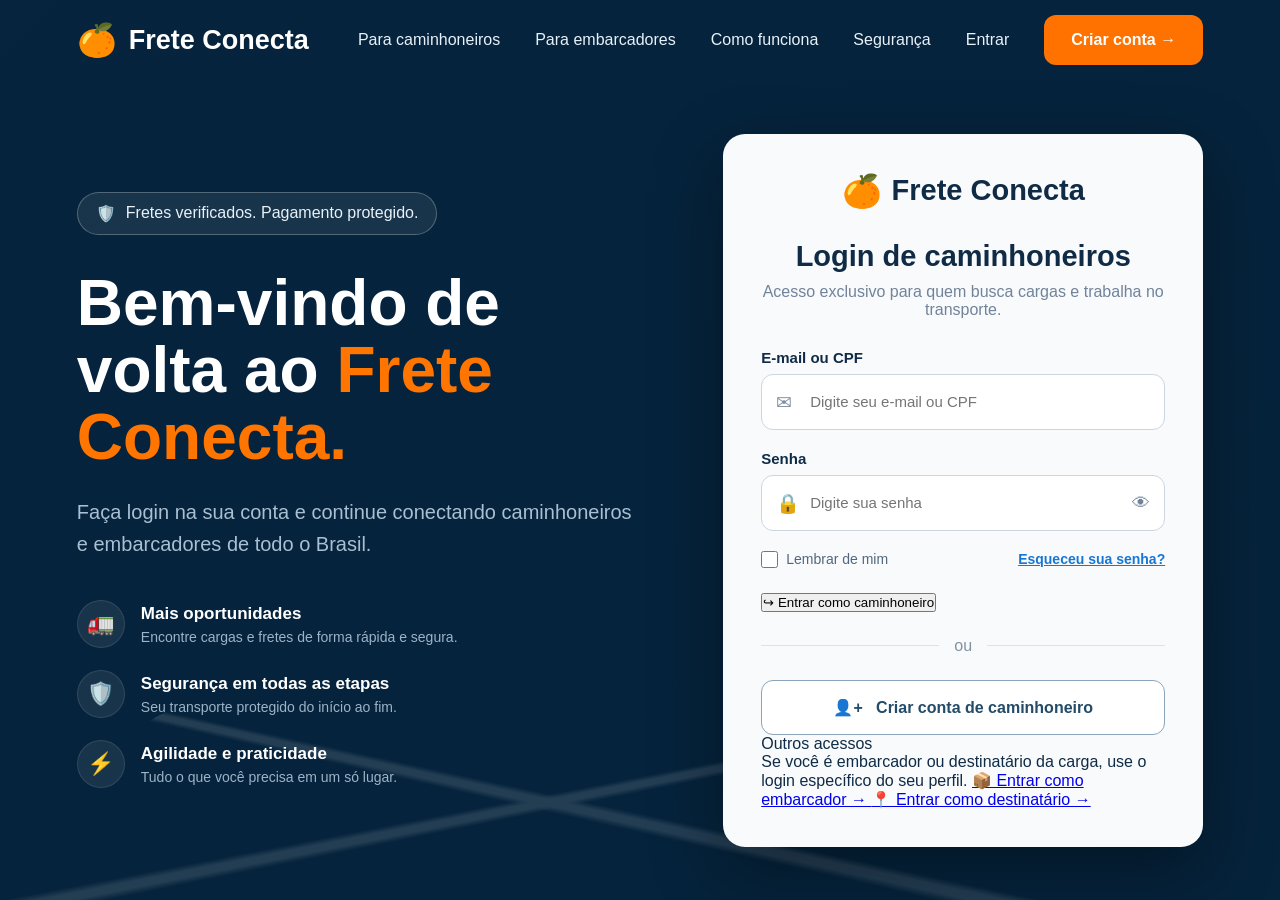
<file: Projeto/para-caminhoneiros.html>
<!DOCTYPE html>
<html lang="pt-BR">
<head>
    <meta charset="UTF-8">
    <meta name="viewport" content="width=device-width, initial-scale=1.0">

    <title>Para Caminhoneiros | Frete Conecta</title>

    <style>

        * {
            margin: 0;
            padding: 0;
            box-sizing: border-box;
        }

        body {
            font-family: Georgia, "Times New Roman", serif;
            background: #082b47;
            color: white;
        }

        /* ==============================
           FUNDO PRINCIPAL
        ============================== */

        .hero {
            min-height: 100vh;
            position: relative;
            overflow: hidden;

            background:
                linear-gradient(
                    rgba(5, 31, 54, 0.82),
                    rgba(5, 31, 54, 0.94)
                ),
                url("https://images.unsplash.com/photo-1601584115197-04ecc0da31d7?q=80&w=2000&auto=format&fit=crop");

            background-size: cover;
            background-position: center;
        }

        /* ==============================
           NAVBAR
        ============================== */

        .navbar {
            width: 100%;
            height: 95px;

            display: flex;
            align-items: center;
            justify-content: space-between;

            padding: 0 5%;

            position: relative;
            z-index: 10;
        }

        .logo {
            display: flex;
            align-items: center;
            gap: 14px;

            font-size: 30px;
            font-weight: bold;
            color: white;
        }

        .logo-icon {
            font-size: 40px;
        }

        .menu {
            display: flex;
            align-items: center;
            gap: 38px;
        }

        .menu a {
            color: white;
            text-decoration: none;

            font-size: 18px;
            transition: 0.3s;

            padding: 10px 0;
        }

        .menu a:hover {
            color: #ff7200;
        }

        .menu a.active {
            border-bottom: 3px solid #ff7200;
        }

        .btn-conta {
            background: #ff7200;
            color: white !important;

            padding: 16px 28px !important;
            border-radius: 12px;

            font-weight: bold;
        }

        .btn-conta:hover {
            background: #ff8500;
            transform: translateY(-2px);
        }

        .user-panel {
            display: flex;
            align-items: center;
            gap: 12px;
            margin-left: 12px;
            flex-wrap: wrap;
        }

        .user-badge {
            display: inline-flex;
            align-items: center;
            gap: 8px;
            padding: 10px 14px;
            border-radius: 999px;
            background: rgba(255,255,255,0.08);
            border: 1px solid rgba(255,255,255,0.12);
            color: white;
            font-size: 14px;
            font-weight: bold;
        }

        .user-area-link,
        .user-login-link,
        .user-logout-btn {
            display: inline-flex;
            align-items: center;
            justify-content: center;
            padding: 10px 14px;
            border-radius: 10px;
            font-size: 14px;
            font-weight: bold;
            cursor: pointer;
            transition: 0.25s ease;
            text-decoration: none;
        }

        .user-area-link,
        .user-login-link {
            background: rgba(255, 115, 0, 0.14);
            color: #ffbd7d;
            border: 1px solid rgba(255,155,67,0.35);
        }

        .user-logout-btn {
            background: transparent;
            color: white;
            border: 1px solid rgba(255,255,255,0.2);
        }

        /* ==============================
           CONTEÚDO PRINCIPAL
        ============================== */

        .hero-content {
            min-height: calc(100vh - 95px);

            display: flex;
            align-items: center;
            justify-content: space-between;

            padding: 30px 5% 70px;

            gap: 50px;
        }

        /* ==============================
           LADO ESQUERDO
        ============================== */

        .hero-text {
            width: 48%;
            max-width: 650px;
        }

        .mini-title {
            display: flex;
            align-items: center;
            gap: 15px;

            color: #dbe8f4;

            font-size: 13px;
            font-weight: bold;

            letter-spacing: 4px;

            margin-bottom: 25px;
        }

        .mini-title::before {
            content: "";

            width: 45px;
            height: 3px;

            background: #ff7200;
        }

        .hero-text h1 {
            font-size: 68px;
            line-height: 1.02;

            margin-bottom: 30px;

            color: #ffffff;
        }

        .hero-text p {
            font-family: Georgia, "Times New Roman", serif;

            color: #b9cce0;

            font-size: 21px;
            line-height: 1.55;

            max-width: 610px;

            margin-bottom: 35px;
        }

        /* ==============================
           BOTÕES
        ============================== */

        .buttons {
            display: flex;
            gap: 20px;
        }

        .btn {
            display: inline-flex;
            align-items: center;
            justify-content: center;

            padding: 18px 32px;

            border-radius: 10px;

            text-decoration: none;

            font-size: 19px;
            font-weight: bold;

            transition: 0.3s;
        }

        .btn-primary {
            background: #ff7200;
            color: white;
        }

        .btn-primary:hover {
            background: #ff8500;
            transform: translateY(-3px);
        }

        .btn-secondary {
            border: 1px solid rgba(255,255,255,0.35);

            background: rgba(255,255,255,0.04);

            color: white;
        }

        .btn-secondary:hover {
            background: rgba(255,255,255,0.12);
        }

        /* ==============================
           PAINEL DIREITO
        ============================== */

        .dashboard {
            width: 53%;
            max-width: 680px;

            background: #f7f9fc;

            color: #092b49;

            border-radius: 22px;

            padding: 25px;

            box-shadow:
                0 30px 80px rgba(0,0,0,0.35);

            position: relative;
        }

        /* Cabeçalho do painel */

        .dashboard-header {
            display: flex;
            justify-content: space-between;
            align-items: center;

            margin-bottom: 20px;
        }

        .dashboard-logo {
            display: flex;
            align-items: center;

            gap: 10px;

            font-size: 21px;
            font-weight: bold;
        }

        .dashboard-logo span {
            font-size: 27px;
        }

        .dashboard-icons {
            display: flex;
            gap: 20px;

            font-size: 22px;
        }

        /* ==============================
           RESUMO
        ============================== */

        .summary {
            background: #082d50;

            border-radius: 14px;

            padding: 22px;

            display: grid;
            grid-template-columns: repeat(3, 1fr);

            margin-bottom: 22px;
        }

        .summary-item {
            padding: 0 20px;

            border-right: 1px solid rgba(255,255,255,0.25);
        }

        .summary-item:first-child {
            padding-left: 0;
        }

        .summary-item:last-child {
            border-right: none;
        }

        .summary-icon {
            font-size: 22px;
            margin-bottom: 7px;
        }

        .summary-title {
            color: #c3d2e0;

            font-family: Arial, sans-serif;

            font-size: 13px;

            margin-bottom: 5px;
        }

        .summary-value {
            color: white;

            font-family: Arial, sans-serif;

            font-size: 24px;
            font-weight: bold;

            margin-bottom: 5px;
        }

        .summary-change {
            color: #25d49b;

            font-family: Arial, sans-serif;

            font-size: 12px;
        }

        .stars {
            color: #ffb400;

            letter-spacing: 2px;

            font-size: 17px;
        }

        /* ==============================
           OFERTAS
        ============================== */

        .offers-title {
            display: flex;
            align-items: center;
            justify-content: space-between;

            margin-bottom: 12px;
        }

        .offers-title h2 {
            font-size: 20px;
        }

        .offers-title a {
            color: #1458a6;

            text-decoration: none;

            font-family: Arial, sans-serif;

            font-size: 14px;
            font-weight: bold;
        }

        /* ==============================
           CARD DE FRETE
        ============================== */

        .offer {
            border: 1px solid #dce4ec;

            border-radius: 12px;

            padding: 18px;

            margin-bottom: 12px;

            display: flex;
            align-items: center;
            justify-content: space-between;

            background: white;

            transition: 0.3s;
        }

        .offer:hover {
            transform: translateY(-2px);

            box-shadow:
                0 8px 25px rgba(0,0,0,0.08);
        }

        .offer-left {
            flex: 1;
        }

        .route {
            display: flex;
            align-items: center;
            gap: 12px;

            font-family: Arial, sans-serif;

            font-weight: bold;

            font-size: 14px;

            margin-bottom: 10px;
        }

        .route span {
            color: #1259a6;
        }

        .details {
            color: #6d8196;

            font-family: Arial, sans-serif;

            font-size: 12px;
        }

        .offer-right {
            text-align: right;
        }

        .price {
            font-family: Arial, sans-serif;

            font-size: 18px;

            font-weight: bold;

            color: #123c59;

            margin-bottom: 7px;
        }

.verified {
            display: inline-flex;
            align-items: center;
            gap: 5px;

            padding: 5px 9px;

            border-radius: 20px;

            background: #dff8ed;

            color: #0c9c69;

            font-family: Arial, sans-serif;

            font-size: 10px;

            font-weight: bold;
        }

        .gps-panel {
            background: linear-gradient(135deg, #eaf6ff 0%, #edf7ee 100%);
            border: 1px solid #cfe2ff;
            border-radius: 16px;
            padding: 18px 20px;
            margin: 0 0 16px;
            box-shadow: 0 12px 28px rgba(18, 89, 166, 0.08);
        }

        .gps-header {
            display: flex;
            align-items: center;
            justify-content: space-between;
            gap: 10px;
            margin-bottom: 14px;
            font-weight: 700;
            color: #153d64;
        }

        .gps-badge {
            display: inline-flex;
            align-items: center;
            gap: 8px;
            background: rgba(18, 89, 166, 0.1);
            border-radius: 999px;
            padding: 7px 10px;
            color: #0f5ca9;
            font-size: 12px;
        }

        .gps-route {
            display: flex;
            align-items: center;
            justify-content: space-between;
            flex-wrap: wrap;
            gap: 12px;
            margin-bottom: 12px;
            color: #123c59;
            font-size: 14px;
        }

        .gps-metrics {
            display: grid;
            grid-template-columns: repeat(3, minmax(0, 1fr));
            gap: 12px;
        }

        .gps-metric {
            background: rgba(255, 255, 255, 0.7);
            border: 1px solid rgba(18, 89, 166, 0.08);
            border-radius: 12px;
            padding: 12px;
        }

        .gps-label {
            display: block;
            color: #67809a;
            font-size: 11px;
            margin-bottom: 6px;
            text-transform: uppercase;
            letter-spacing: 0.06em;
        }

        .gps-value {
            color: #123c59;
            font-weight: 700;
            font-size: 20px;
        }

        .gps-bar {
            width: 100%;
            height: 9px;
            border-radius: 999px;
            background: rgba(17, 91, 166, 0.12);
            overflow: hidden;
            margin-top: 12px;
        }

        .gps-bar span {
            display: block;
            height: 100%;
            width: 48%;
            background: linear-gradient(90deg, #0f9d74 0%, #ff9f1c 100%);
            border-radius: inherit;
        }

        .selecionar-carga-btn,
        .confirmar-carga-btn {
            appearance: none;
            border: none;
            border-radius: 12px;
            padding: 12px 18px;
            margin-top: 10px;
            font-family: Arial, sans-serif;
            font-size: 13px;
            font-weight: 700;
            color: #ffffff;
            background: linear-gradient(135deg, #ff9f1c 0%, #ff7a00 100%);
            box-shadow: 0 10px 18px rgba(255, 122, 0, 0.26);
            cursor: pointer;
            transition: transform 0.2s ease, box-shadow 0.2s ease, filter 0.2s ease;
            min-width: 150px;
        }

        .selecionar-carga-btn:hover,
        .confirmar-carga-btn:hover {
            transform: translateY(-1px);
            box-shadow: 0 14px 22px rgba(255, 122, 0, 0.32);
            filter: brightness(1.03);
        }

        .selecionar-carga-btn:active,
        .confirmar-carga-btn:active {
            transform: translateY(0);
        }

        .confirmar-carga-btn {
            background: linear-gradient(135deg, #0f9d74 0%, #0b7f5d 100%);
            box-shadow: 0 10px 18px rgba(11, 127, 93, 0.24);
        }

        .confirmar-carga-btn[disabled] {
            background: linear-gradient(135deg, #cfd8df 0%, #b4bec8 100%);
            box-shadow: none;
            cursor: not-allowed;
            opacity: 0.9;
        }

        /* ==============================
           BENEFÍCIOS
        ============================== */

        .benefits {
            background: #062846;

            min-height: 170px;

            display: grid;

            grid-template-columns: repeat(3, 1fr);

            align-items: center;

            padding: 30px 7%;

            gap: 40px;
        }

        .benefit {
            display: flex;
            align-items: center;

            gap: 20px;

            border-right: 1px solid rgba(255,255,255,0.25);

            padding-right: 30px;
        }

        .benefit:last-child {
            border-right: none;
        }

        .benefit-icon {
            color: #ff7200;

            font-size: 45px;

            min-width: 55px;
        }

        .benefit h3 {
            font-size: 22px;

            margin-bottom: 8px;
        }

        .benefit p {
            color: #b7c9da;

            font-size: 15px;

            line-height: 1.4;
        }

        /* ==============================
           RESPONSIVIDADE
        ============================== */

        @media (max-width: 1100px) {

            .menu {
                gap: 18px;
            }

            .menu a {
                font-size: 15px;
            }

            .hero-content {
                flex-direction: column;

                align-items: flex-start;
            }

            .hero-text {
                width: 100%;
            }

            .dashboard {
                width: 100%;

                max-width: 750px;

                align-self: center;
            }

            .hero-text h1 {
                font-size: 55px;
            }
        }

        @media (max-width: 750px) {

            .navbar {
                height: auto;

                padding: 20px;

                flex-direction: column;

                gap: 20px;
            }

            .menu {
                flex-wrap: wrap;

                justify-content: center;

                gap: 15px;
            }

            .hero-content {
                padding: 50px 20px;
            }

            .hero-text h1 {
                font-size: 43px;
            }

            .hero-text p {
                font-size: 18px;
            }

            .buttons {
                flex-direction: column;
            }

            .btn {
                width: 100%;
            }

            .summary {
                grid-template-columns: 1fr;
                gap: 20px;
            }

            .summary-item {
                border-right: none;

                border-bottom: 1px solid rgba(255,255,255,0.2);

                padding: 0 0 15px;
            }

            .summary-item:last-child {
                border-bottom: none;
            }

            .offer {
                flex-direction: column;

                align-items: flex-start;

                gap: 15px;
            }

            .offer-right {
                text-align: left;
            }

            .benefits {
                grid-template-columns: 1fr;

                padding: 40px 25px;
            }

            .benefit {
                border-right: none;

                border-bottom: 1px solid rgba(255,255,255,0.2);

                padding-bottom: 20px;
            }

            .benefit:last-child {
                border-bottom: none;
            }
        }

    </style>
</head>

<body>

    <!-- =========================================
         HERO
    ========================================== -->

    <section class="hero">


        <!-- NAVBAR -->

        <header class="navbar">

            <a href="index.html" class="logo" aria-label="Ir para a página inicial">
                <span class="logo-icon">🍊</span>
                <span>Frete Conecta</span>
            </a>


            <nav class="menu">

                <a href="para-caminhoneiros.html" class="active">
                    Para caminhoneiros
                </a>

                <a href="embarcadores-publicar.html">
                    Para embarcadores
                </a>

                <a href="index.html#como-funciona">
                    Como funciona
                </a>

                <a href="index.html#seguranca">
                    Segurança
                </a>

                <a href="login.html">
                    Entrar
                </a>

                <a href="cadastro-caminhoneiros.html" class="btn-conta">
                    Criar conta →
                </a>

            </nav>

            <div class="user-panel" aria-live="polite"></div>

        </header>


        <!-- CONTEÚDO -->

        <div class="hero-content">


            <!-- LADO ESQUERDO -->

            <div class="hero-text">

                <div class="mini-title">
                    SEU TRABALHO MOVE O BRASIL
                </div>


                <h1>
                    Mais cargas.<br>
                    Mais ganhos.<br>
                    Mais liberdade.
                </h1>


                <p>
                    Aqui, o caminhoneiro encontra fretes
                    verificados, acompanha ofertas em tempo
                    real e trabalha com mais segurança.
                </p>


                <div class="buttons">

                    <a href="login.html" class="btn btn-primary">
                        Encontrar cargas →
                    </a>

                    <a href="cadastro-caminhoneiros.html" class="btn btn-secondary">
                        Criar meu perfil
                    </a>

                </div>

            </div>


            <!-- PAINEL DIREITO -->

            <div class="dashboard">


                <!-- CABEÇALHO -->

                <div class="dashboard-header">

                    <div class="dashboard-logo">
                        <span>🍊</span>
                        Frete Conecta
                    </div>

                    <div class="dashboard-icons">
                        🔔
                        ☰
                    </div>

                </div>


                <!-- RESUMO -->

                <div class="summary">


                    <div class="summary-item">

                        <div class="summary-icon">
                            💼
                        </div>

                        <div class="summary-title">
                            Saldo do mês
                        </div>

                        <div class="summary-value">
                            R$ 8.450,00
                        </div>

                        <div class="summary-change">
                            ↑ 12% vs. mês anterior
                        </div>

                    </div>


                    <div class="summary-item">

                        <div class="summary-icon">
                            🚚
                        </div>

                        <div class="summary-title">
                            Cargas realizadas
                        </div>

                        <div class="summary-value">
                            12
                        </div>

                        <div class="summary-change">
                            este mês
                        </div>

                    </div>


                    <div class="summary-item">

                        <div class="summary-icon">
                            ⭐
                        </div>

                        <div class="summary-title">
                            Avaliação
                        </div>

                        <div class="summary-value">
                            4,9
                        </div>

                        <div class="stars">
                            ★★★★★
                        </div>

                    </div>

                </div>


                <!-- TÍTULO DAS OFERTAS -->

                <div class="offers-title">

                    <h2>
                        Ofertas de frete
                    </h2>

                    <a href="login.html">
                        Ver todas →
                    </a>

                </div>


                <!-- OFERTA 1 -->

                <div class="offer">

                    <div class="offer-left">

                        <div class="route">
                            📍 São Paulo (SP)
                            <span>→</span>
                            📍 Curitiba (PR)
                        </div>

                        <div class="details">
                            📦 Granel sólido &nbsp;·&nbsp;
                            28,5 t &nbsp;·&nbsp;
                            Hoje, 18h
                        </div>

                    </div>


                    <div class="offer-right">

                        <div class="price">
                            R$ 3.800,00
                        </div>

                        <div class="verified">
                            ✓ Carga verificada
                        </div>

                    </div>

                </div>


                <!-- OFERTA 2 -->

                <div class="offer">

                    <div class="offer-left">

                        <div class="route">
                            📍 Campinas (SP)
                            <span>→</span>
                            📍 Rio de Janeiro (RJ)
                        </div>

                        <div class="details">
                            📦 Carga seca &nbsp;·&nbsp;
                            14,0 t &nbsp;·&nbsp;
                            Hoje, 19h
                        </div>

                    </div>


                    <div class="offer-right">

                        <div class="price">
                            R$ 2.450,00
                        </div>

                        <div class="verified">
                            ✓ Carga verificada
                        </div>

                    </div>

                </div>


                <!-- OFERTA 3 -->

                <div class="offer">

                    <div class="offer-left">

                        <div class="route">
                            📍 Uberlândia (MG)
                            <span>→</span>
                            📍 Salvador (BA)
                        </div>

                        <div class="details">
                            📦 Grãos &nbsp;·&nbsp;
                            32,0 t &nbsp;·&nbsp;
                            Amanhã, 07h
                        </div>

                    </div>


                    <div class="offer-right">

                        <div class="price">
                            R$ 5.200,00
                        </div>

                        <div class="verified">
                            ✓ Carga verificada
                        </div>

                    </div>

                </div>


            </div>

        </div>

    </section>


    <!-- =========================================
         BENEFÍCIOS
    ========================================== -->

    <section class="benefits">


        <div class="benefit">

            <div class="benefit-icon">
                🛡️
            </div>

            <div>

                <h3>
                    Fretes verificados
                </h3>

                <p>
                    Todas as cargas passam por uma
                    análise de segurança antes de serem
                    publicadas.
                </p>

            </div>

        </div>


        <div class="benefit">

            <div class="benefit-icon">
                💳
            </div>

            <div>

                <h3>
                    Pagamento seguro
                </h3>

                <p>
                    Receba seu frete com segurança,
                    sem complicação e no prazo combinado.
                </p>

            </div>

        </div>


        <div class="benefit">

            <div class="benefit-icon">
                📍
            </div>

            <div>

                <h3>
                    Escolha suas rotas
                </h3>

                <p>
                    Tenha acesso a cargas em todo o Brasil
                    e siga o seu destino com mais autonomia.
                </p>

            </div>

        </div>


    </section>

    <div class="filtro-area" style="margin: 28px 0 18px; background: #fff; border-radius: 14px; padding: 18px 20px; color: #123; box-shadow: 0 12px 30px rgba(0,0,0,0.08);">
        <div style="display: flex; justify-content: space-between; align-items: center; gap: 12px; flex-wrap: wrap; margin-bottom: 12px;">
            <strong style="font-size: 1.1rem;">Buscar cargas por região</strong>
            <span id="resumo-area" style="color: #456; font-size: 0.9rem;">Área atual: São Paulo</span>
        </div>
        <div style="display: flex; gap: 12px; flex-wrap: wrap; align-items: center;">
            <select id="filtro-estado" style="flex: 1 1 220px; min-width: 180px; padding: 12px 14px; border: 1px solid #d7e1ee; border-radius: 10px; font-size: 1rem; background: #fff;">
                <option value="">Selecione o estado</option>
            </select>
            <select id="filtro-cidade" style="flex: 1 1 220px; min-width: 180px; padding: 12px 14px; border: 1px solid #d7e1ee; border-radius: 10px; font-size: 1rem; background: #fff;">
                <option value="">Selecione a cidade</option>
            </select>
            <button type="button" id="btn-area-padrao" style="padding: 12px 16px; border-radius: 10px; border: none; background: #ff7a00; color: #fff; font-weight: 700; cursor: pointer;">Usar minha área</button>
        </div>
    </div>

    <script src="auth.js"></script>
    <script>
        FreteConectaAuth.requireAuth('caminhoneiro', 'login.html');
        FreteConectaAuth.setupUserMenu({
            containerSelector: '.user-panel',
            loginLink: 'login.html',
            redirectAfterLogout: 'index.html'
        });

        const usuarioAtual = FreteConectaAuth.currentUser();
        const linkEmbarcadores = document.querySelector('a[href="embarcadores-publicar.html"]');
        if (usuarioAtual && usuarioAtual.role === 'embarcador' && linkEmbarcadores) {
            linkEmbarcadores.href = 'embarcadores-publicar.html';
        }

        const gruposEstados = {
            'SP': ['São Paulo', 'Campinas', 'Ribeirão Preto', 'Santos', 'São José dos Campos'],
            'RJ': ['Rio de Janeiro', 'Niterói', 'Campos dos Goytacazes', 'Volta Redonda'],
            'MG': ['Belo Horizonte', 'Uberlândia', 'Contagem', 'Juiz de Fora'],
            'PR': ['Curitiba', 'Londrina', 'Cascavel', 'Ponta Grossa'],
            'SC': ['Florianópolis', 'Joinville', 'Blumenau', 'Chapecó'],
            'RS': ['Porto Alegre', 'Caxias do Sul', 'Pelotas', 'Santa Maria'],
            'GO': ['Goiânia', 'Anápolis', 'Aparecida de Goiânia', 'Rio Verde'],
            'DF': ['Brasília'],
            'BA': ['Salvador', 'Feira de Santana', 'Vitória da Conquista', 'Camaçari'],
            'PE': ['Recife', 'Jaboatão dos Guararapes', 'Caruaru', 'Olinda'],
            'CE': ['Fortaleza', 'Caucaia', 'Juazeiro do Norte', 'Maracanaú'],
            'RN': ['Natal', 'Mossoró', 'Parnamirim', 'Caicó'],
            'PB': ['João Pessoa', 'Campina Grande', 'Santa Rita', 'Patos'],
            'AL': ['Maceió', 'Aracaju', 'Arapiraca', 'Palmeira dos Índios'],
            'SE': ['Aracaju', 'Itabaiana', 'Nossa Senhora do Socorro', 'Lagarto'],
            'ES': ['Vitória', 'Serra', 'Vila Velha', 'Cariacica'],
            'MT': ['Cuiabá', 'Várzea Grande', 'Rondonópolis', 'Sinop'],
            'MS': ['Campo Grande', 'Dourados', 'Três Lagoas', 'Corumbá'],
            'TO': ['Palmas', 'Araguaína', 'Gurupi', 'Porto Nacional'],
            'RO': ['Porto Velho', 'Ji-Paraná', 'Ariquemes', 'Vilhena'],
            'AC': ['Rio Branco', 'Cruzeiro do Sul', 'Senador Guiomard', 'Tarauacá'],
            'AM': ['Manaus', 'Parintins', 'Itacoatiara', 'Coari'],
            'PA': ['Belém', 'Ananindeua', 'Santarém', 'Marabá'],
            'AP': ['Macapá', 'Santana', 'Laranjal do Jari', 'Oiapoque'],
            'MA': ['São Luís', 'Imperatriz', 'Timon', 'Caxias'],
            'PI': ['Teresina', 'Parnaíba', 'Picos', 'Floriano'],
            'PB': ['João Pessoa', 'Campina Grande', 'Santa Rita', 'Patos'],
            'TO': ['Palmas', 'Araguaína', 'Gurupi', 'Porto Nacional']
        };

        const listaEstados = [
            'SP', 'RJ', 'MG', 'PR', 'SC', 'RS', 'GO', 'DF', 'BA', 'PE', 'CE', 'RN', 'PB', 'AL', 'SE', 'ES', 'MT', 'MS', 'TO', 'RO', 'AC', 'AM', 'PA', 'AP', 'MA', 'PI'
        ];

        const filtroEstado = document.getElementById('filtro-estado');
        const filtroCidade = document.getElementById('filtro-cidade');

        function popularEstados() {
            if (!filtroEstado) return;
            filtroEstado.innerHTML = '<option value="">Selecione o estado</option>' + listaEstados.map((estado) => '<option value="' + estado + '">' + estado + '</option>').join('');
        }

        function popularCidades(estadoSelecionado) {
            if (!filtroCidade) return;

            const cidades = estadoSelecionado && gruposEstados[estadoSelecionado] ? gruposEstados[estadoSelecionado] : [];
            filtroCidade.innerHTML = '<option value="">Todas as cidades</option>' + cidades.map((cidade) => '<option value="' + cidade + '">' + cidade + '</option>').join('');
        }

        function getAreaInicial() {
            const usuario = FreteConectaAuth.currentUser();
            const estado = (usuario && usuario.estado) || 'SP';
            const cidade = (usuario && usuario.cidade) || 'São Paulo';
            return { estado, cidade };
        }

        function aplicarAreaPadrao() {
            const area = getAreaInicial();
            if (filtroEstado) filtroEstado.value = area.estado;
            popularCidades(area.estado);
            if (filtroCidade) filtroCidade.value = area.cidade;
            renderCargasDisponiveis();
        }

        function formatCurrency(value) {
            return Number(value || 0)
                .toLocaleString('pt-BR', {
                    style: 'currency',
                    currency: 'BRL'
                })
                .replace(/\u00A0/g, ' ');
        }

        function parseLocalizacao(texto) {
            if (!texto) {
                return { cidade: 'São Paulo', estado: 'SP' };
            }

            const padrao = String(texto).match(/([A-Za-zÀ-ÿ\s]+?)\s*\/\s*([A-Z]{2})/i) || String(texto).match(/([A-Za-zÀ-ÿ\s]+?)\s*\(([A-Z]{2})\)/i);

            if (padrao) {
                return {
                    cidade: padrao[1].trim(),
                    estado: (padrao[2] || 'SP').trim().toUpperCase()
                };
            }

            const partes = String(texto).split(/[,\-]/);
            return {
                cidade: (partes[0] || 'São Paulo').trim(),
                estado: (partes[1] || 'SP').trim().toUpperCase()
            };
        }

        const coordenadasPorCidade = {
            'São Paulo': { lat: -23.5505, lng: -46.6333 },
            'Campinas': { lat: -22.9068, lng: -47.0615 },
            'Rio de Janeiro': { lat: -22.9068, lng: -43.1729 },
            'Belo Horizonte': { lat: -19.9167, lng: -43.9345 },
            'Curitiba': { lat: -25.4294, lng: -49.2719 },
            'Salvador': { lat: -12.9777, lng: -38.5016 },
            'Brasília': { lat: -15.7939, lng: -47.8828 },
            'Porto Alegre': { lat: -30.0346, lng: -51.2177 },
            'Recife': { lat: -8.0476, lng: -34.8770 },
            'Fortaleza': { lat: -3.7319, lng: -38.5267 },
            'Uberlândia': { lat: -18.9146, lng: -48.2753 },
            'Feira de Santana': { lat: -12.2572, lng: -38.9598 },
            'Volta Redonda': { lat: -22.5236, lng: -44.1045 },
            'Niterói': { lat: -22.8833, lng: -43.1036 },
            'Santos': { lat: -23.9608, lng: -46.3333 },
            'Ribeirão Preto': { lat: -21.1775, lng: -47.8103 },
            'São José dos Campos': { lat: -23.1794, lng: -45.8869 }
        };

        function calcularDistanciaKm(deOrigem, paraDestino) {
            const origem = parseLocalizacao(deOrigem);
            const destino = parseLocalizacao(paraDestino);
            const pontoOrigem = coordenadasPorCidade[origem.cidade] || { lat: -23.5505, lng: -46.6333 };
            const pontoDestino = coordenadasPorCidade[destino.cidade] || { lat: -23.5505, lng: -46.6333 };
            const distancia = Math.hypot(pontoDestino.lat - pontoOrigem.lat, pontoDestino.lng - pontoOrigem.lng) * 111.32;
            return Math.max(18, Math.round(distancia));
        }

        function formatarTempoEstimado(km) {
            const horas = Math.max(1, Math.round(km / 55));
            const minutos = Math.max(10, (km % 55) * 0.8);
            return `${horas}h ${Math.round(minutos)}m`;
        }

        function renderGpsCorridaAtiva() {
            const dashboard = document.querySelector('.dashboard');
            if (!dashboard) return;

            const usuario = FreteConectaAuth.currentUser();
            const cargasAtivas = FreteConectaAuth.getCargasDoCaminhoneiro(usuario ? usuario.id : null)
                .filter((carga) => String(carga.status || '').toLowerCase() === 'em_corrida');

            const painelAntigo = dashboard.querySelector('.gps-panel');
            if (painelAntigo) {
                painelAntigo.remove();
            }

            if (!cargasAtivas.length) {
                return;
            }

            const cargaAtiva = cargasAtivas[0];
            const localAtual = `${usuario && usuario.cidade ? usuario.cidade : 'São Paulo'} / ${usuario && usuario.estado ? usuario.estado : 'SP'}`;
            const distanciaKm = calcularDistanciaKm(localAtual, cargaAtiva.origem || 'São Paulo / SP');
            const tempoEstimado = formatarTempoEstimado(distanciaKm);
            const progresso = Math.min(100, Math.max(28, Math.round((distanciaKm / 450) * 100)));

            const painel = document.createElement('div');
            painel.className = 'gps-panel';
            painel.innerHTML = `
                <div class="gps-header">
                    <span>📍 Rota ativa</span>
                    <span class="gps-badge">GPS em tempo real</span>
                </div>
                <div class="gps-route">
                    <span>${localAtual}</span>
                    <span>→</span>
                    <span>${cargaAtiva.origem}</span>
                </div>
                <div class="gps-metrics">
                    <div class="gps-metric">
                        <span class="gps-label">Distância</span>
                        <span class="gps-value">${distanciaKm} km</span>
                    </div>
                    <div class="gps-metric">
                        <span class="gps-label">Tempo</span>
                        <span class="gps-value">${tempoEstimado}</span>
                    </div>
                    <div class="gps-metric">
                        <span class="gps-label">Status</span>
                        <span class="gps-value">Em rota</span>
                    </div>
                </div>
                <div class="gps-bar"><span style="width: ${progresso}%"></span></div>
            `;

            dashboard.prepend(painel);
        }

        function normalizarTexto(valor) {
            return String(valor || '')
                .normalize('NFD')
                .replace(/[\u0300-\u036f]/g, '')
                .toLowerCase()
                .trim();
        }

        function extrairCidadeEstado(texto) {
            const valor = String(texto || '').trim();
            if (!valor) {
                return { cidade: '', estado: '' };
            }

            const padraoEstado = valor.match(/(.+?)\s*\/\s*([A-Z]{2})/i) || valor.match(/(.+?)\s*\(([A-Z]{2})\)/i);
            if (padraoEstado) {
                return {
                    cidade: padraoEstado[1].trim(),
                    estado: (padraoEstado[2] || '').trim().toUpperCase()
                };
            }

            const partes = valor.split(/[,-]/).map((item) => item.trim()).filter(Boolean);
            return {
                cidade: partes[0] || '',
                estado: partes[1] ? partes[1].toUpperCase() : ''
            };
        }

        function getCargasFiltradas() {
            const estadoSelecionado = filtroEstado ? filtroEstado.value : '';
            const cidadeSelecionada = filtroCidade ? filtroCidade.value : '';
            const cargas = FreteConectaAuth.getCargasDisponiveis().map((carga) => {
                const origem = extrairCidadeEstado(carga.origem);
                const destino = extrairCidadeEstado(carga.destino);
                const origemCidade = normalizarTexto(origem.cidade);
                const origemEstado = normalizarTexto(origem.estado);
                const destinoCidade = normalizarTexto(destino.cidade);
                const destinoEstado = normalizarTexto(destino.estado);
                const cidadeBusca = normalizarTexto(cidadeSelecionada);
                const estadoBusca = normalizarTexto(estadoSelecionado);

                let score = 0;
                if (cidadeBusca && (origemCidade === cidadeBusca || destinoCidade === cidadeBusca)) {
                    score += 100;
                }
                if (estadoBusca && (origemEstado === estadoBusca || destinoEstado === estadoBusca)) {
                    score += 50;
                }
                if (cidadeBusca && (origemCidade.includes(cidadeBusca) || destinoCidade.includes(cidadeBusca))) {
                    score += 20;
                }
                if (estadoBusca && (origemEstado.includes(estadoBusca) || destinoEstado.includes(estadoBusca))) {
                    score += 10;
                }

                return { ...carga, _score: score };
            });

            if (!estadoSelecionado && !cidadeSelecionada) {
                return cargas.sort((a, b) => (b._score || 0) - (a._score || 0));
            }

            return cargas.filter((carga) => {
                const origem = extrairCidadeEstado(carga.origem);
                const destino = extrairCidadeEstado(carga.destino);
                const origemCidade = normalizarTexto(origem.cidade);
                const origemEstado = normalizarTexto(origem.estado);
                const destinoCidade = normalizarTexto(destino.cidade);
                const destinoEstado = normalizarTexto(destino.estado);
                const cidadeBusca = normalizarTexto(cidadeSelecionada);
                const estadoBusca = normalizarTexto(estadoSelecionado);

                const mesmoEstado = !estadoBusca || origemEstado === estadoBusca || destinoEstado === estadoBusca;
                const mesmaCidade = !cidadeBusca || origemCidade === cidadeBusca || destinoCidade === cidadeBusca;

                if (cidadeBusca && estadoBusca) {
                    return (mesmaCidade && mesmoEstado) || (origemEstado === estadoBusca && destinoEstado === estadoBusca);
                }

                if (cidadeBusca) {
                    return mesmaCidade;
                }

                if (estadoBusca) {
                    return mesmoEstado;
                }

                return true;
            }).sort((a, b) => (b._score || 0) - (a._score || 0));
        }

        popularEstados();

        const areaInicial = getAreaInicial();
        if (filtroEstado) {
            filtroEstado.value = areaInicial.estado;
            popularCidades(areaInicial.estado);
        }
        if (filtroCidade) {
            filtroCidade.value = areaInicial.cidade;
        }

        if (filtroEstado) {
            filtroEstado.addEventListener('change', () => {
                popularCidades(filtroEstado.value);
                renderCargasDisponiveis();
            });
        }

        if (filtroCidade) {
            filtroCidade.addEventListener('change', renderCargasDisponiveis);
        }

        const btnAreaPadrao = document.getElementById('btn-area-padrao');
        if (btnAreaPadrao) {
            btnAreaPadrao.addEventListener('click', aplicarAreaPadrao);
        }

        function renderCargasDisponiveis() {
            const dashboard = document.querySelector('.dashboard');
            if (!dashboard) {
                return;
            }

            const usuario = FreteConectaAuth.currentUser();
            const cargas = getCargasFiltradas();
            const minhasCargas = FreteConectaAuth.getCargasDoCaminhoneiro(usuario ? usuario.id : null);
            const totalMinhasCargas = minhasCargas.length;
            const cards = document.querySelectorAll('.dashboard .offer');
            cards.forEach((card) => card.remove());

            renderGpsCorridaAtiva();

            const resumoArea = document.getElementById('resumo-area');
            if (resumoArea) {
                const estadoAtual = filtroEstado ? filtroEstado.value : '';
                const cidadeAtual = filtroCidade ? filtroCidade.value : '';
                const texto = cidadeAtual && cidadeAtual !== 'Todas as cidades'
                    ? cidadeAtual + ' / ' + (estadoAtual || 'Brasil')
                    : (estadoAtual || 'Brasil');
                resumoArea.textContent = 'Área atual: ' + texto;
            }

            if (totalMinhasCargas) {
                const titulo = document.createElement('div');
                titulo.className = 'empty-offers';
                titulo.style.marginBottom = '12px';
                titulo.textContent = 'Minhas cargas selecionadas';
                dashboard.appendChild(titulo);

                minhasCargas.forEach((carga) => {
                    const card = document.createElement('div');
                    card.className = 'offer';
                    const statusLabel = carga.status === 'em_corrida' ? 'Corrida iniciada' : 'Carga aceita';
                    const botaoLabel = carga.status === 'em_corrida' ? 'Corrida confirmada' : 'Confirmar corrida';
                    const disabled = carga.status === 'em_corrida' ? 'disabled' : '';

                    card.innerHTML = `
                        <div class="offer-left">
                            <div class="route">
                                📍 ${carga.origem}
                                <span>→</span>
                                📍 ${carga.destino}
                            </div>
                            <div class="details">
                                📦 ${carga.tipo} &nbsp;·&nbsp;
                                ${carga.peso} &nbsp;·&nbsp;
                                ${new Date(carga.data).toLocaleDateString('pt-BR')}
                            </div>
                        </div>
                        <div class="offer-right">
                            <div class="price">${formatCurrency(Number(String(carga.valor).replace(/[^\d,.-]/g, '').replace('.', '').replace(',', '.')) || 0)}</div>
                            <div class="verified">✓ ${statusLabel}</div>
                            <button type="button" class="confirmar-carga-btn" data-carga-id="${carga.id}" ${disabled}>${botaoLabel}</button>
                        </div>
                    `;
                    dashboard.appendChild(card);
                });
            }

            if (!cargas.length) {
                if (!totalMinhasCargas) {
                    const fallback = document.createElement('div');
                    fallback.className = 'empty-offers';
                    const estadoAtual = filtroEstado ? filtroEstado.value : '';
                    const cidadeAtual = filtroCidade ? filtroCidade.value : '';
                    const localAtual = cidadeAtual ? cidadeAtual + ' / ' + estadoAtual : (estadoAtual || 'Brasil');
                    fallback.textContent = 'Nenhuma carga disponível para ' + localAtual + ' no momento. Tente outra região.';
                    dashboard.appendChild(fallback);
                }
                return;
            }

            const tituloDisponiveis = document.createElement('div');
            tituloDisponiveis.className = 'empty-offers';
            tituloDisponiveis.style.marginTop = '18px';
            tituloDisponiveis.style.marginBottom = '12px';
            tituloDisponiveis.textContent = 'Cargas disponíveis';
            dashboard.appendChild(tituloDisponiveis);

            cargas.forEach((carga) => {
                const card = document.createElement('div');
                card.className = 'offer';
                card.innerHTML = `
                    <div class="offer-left">
                        <div class="route">
                            📍 ${carga.origem}
                            <span>→</span>
                            📍 ${carga.destino}
                        </div>
                        <div class="details">
                            📦 ${carga.tipo} &nbsp;·&nbsp;
                            ${carga.peso} &nbsp;·&nbsp;
                            ${new Date(carga.data).toLocaleDateString('pt-BR')}
                        </div>
                    </div>
                    <div class="offer-right">
                        <div class="price">${formatCurrency(Number(String(carga.valor).replace(/[^\d,.-]/g, '').replace('.', '').replace(',', '.')) || 0)}</div>
                        <div class="verified">✓ Carga verificada</div>
                        <button type="button" class="selecionar-carga-btn" data-carga-id="${carga.id}">Aceitar carga</button>
                    </div>
                `;
                dashboard.appendChild(card);
            });

            dashboard.querySelectorAll('.selecionar-carga-btn').forEach((button) => {
                button.addEventListener('click', () => {
                    const id = button.dataset.cargaId;
                    try {
                        const cargaAceita = FreteConectaAuth.acceptCarga(id);
                        alert(`✅ Carga aceita com sucesso! Você vai levar ${cargaAceita.origem} → ${cargaAceita.destino}. Agora confirme a corrida.`);
                        renderCargasDisponiveis();
                    } catch (erro) {
                        alert('⚠️ ' + erro.message);
                    }
                });
            });

            dashboard.querySelectorAll('.confirmar-carga-btn').forEach((button) => {
                button.addEventListener('click', () => {
                    const id = button.dataset.cargaId;
                    try {
                        const cargaConfirmada = FreteConectaAuth.confirmCarga(id);
                        const distanciaKm = calcularDistanciaKm(`${FreteConectaAuth.currentUser()?.cidade || 'São Paulo'} / ${FreteConectaAuth.currentUser()?.estado || 'SP'}`, cargaConfirmada.origem || 'São Paulo / SP');
                        const tempoEstimado = formatarTempoEstimado(distanciaKm);
                        alert(`🏁 Corrida iniciada com sucesso! ${cargaConfirmada.origem} → ${cargaConfirmada.destino}.\n📍 Distância até a carga: ${distanciaKm} km\n⏱️ Tempo estimado: ${tempoEstimado}`);
                        renderCargasDisponiveis();
                    } catch (erro) {
                        alert('⚠️ ' + erro.message);
                    }
                });
            });
        }

        renderCargasDisponiveis();
    </script>

</body>
</html>
</file>
<file: Projeto/style.css>
css
* {
    margin: 0;
    padding: 0;
    box-sizing: border-box;
    font-family: 'Segoe UI', Tahoma, Geneva, Verdana, sans-serif;
}

body {
    background:
        linear-gradient(
            rgba(10, 25, 47, 0.85),
            rgba(10, 25, 47, 0.95)
        ),
        url("https://images.unsplash.com/photo-1601584115197-04ecc0da31d7?q=80&w=1600")
        no-repeat center center / cover;

    color: #ffffff;
    min-height: 100vh;
}


/* =========================
   NAVBAR
========================= */

.navbar {
    display: flex;
    justify-content: space-between;
    align-items: center;
    padding: 20px 80px;

    position: relative;
    z-index: 100;
}

.logo {
    display: flex;
    align-items: center;
    gap: 10px;
    font-size: 1.3rem;
    font-weight: bold;
}

.logo-icon {
    font-size: 28px;
}

.logo-text {
    color: #ffffff;
}

.nav-links {
    display: flex;
    align-items: center;
    gap: 25px;
}

.nav-links a {
    color: #cbd5e1;
    text-decoration: none;
    font-size: 0.95rem;
    transition: color 0.2s;
}

.nav-links a:hover {
    color: #ffffff;
}


/* =========================
   BOTÃO CRIAR CONTA
========================= */

.Criar-conta {
    background-color: #ff6b00;
    color: #ffffff !important;

    padding: 10px 20px;
    border-radius: 8px;

    text-decoration: none;
    font-weight: 600;

    display: inline-block;

    transition:
        background-color 0.2s,
        transform 0.2s;

    position: relative;
    z-index: 200;

    cursor: pointer;
}

.Criar-conta:hover {
    background-color: #e05e00;
    color: #ffffff !important;
    transform: translateY(-1px);
}

.Criar-conta:active {
    transform: translateY(0);
}


/* =========================
   BOTÃO OUTLINE
========================= */

.btn-outline {
    border: 1px solid rgba(255, 255, 255, 0.2);
    background: rgba(255, 255, 255, 0.05);
    color: #ffffff;

    padding: 10px 20px;
    border-radius: 8px;

    text-decoration: none;
    font-weight: 600;
}


/* =========================
   HERO
========================= */

.hero {
    padding: 60px 80px;

    position: relative;
    z-index: 1;
}

.hero-container {
    display: flex;
    justify-content: space-between;
    align-items: center;
    gap: 40px;

    max-width: 1200px;
    margin: 0 auto;
}

.hero-content {
    max-width: 550px;
}

.badge-pill {
    display: inline-flex;
    align-items: center;
    gap: 8px;

    background: rgba(255, 255, 255, 0.1);

    padding: 6px 14px;
    border-radius: 20px;

    font-size: 0.85rem;
    color: #e2e8f0;

    margin-bottom: 25px;

    border: 1px solid rgba(255, 255, 255, 0.15);
}

.hero-content h1 {
    font-size: 3rem;
    line-height: 1.1;
    font-weight: 700;
    margin-bottom: 20px;
}


/* Seu HTML usa class="descrição" */
.descrição {
    color: #94a3b8;

    font-size: 1.1rem;
    line-height: 1.5;

    margin-bottom: 30px;
}


/* Também deixei esta opção caso você troque
   "descrição" por "hero-description" depois */
.hero-description {
    color: #94a3b8;

    font-size: 1.1rem;
    line-height: 1.5;

    margin-bottom: 30px;
}


/* =========================
   BOTÕES DO HERO
========================= */

.hero-buttons {
    display: flex;
    gap: 15px;
    margin-bottom: 35px;
}

.Encontrar-cargas {
    background-color: #ff6b00;
    color: #ffffff;

    padding: 15px 25px;
    border-radius: 8px;

    text-decoration: none;
    font-weight: bold;

    transition: 0.2s;
}

.Encontrar-cargas:hover {
    background-color: #e05e00;
}

.Publicar-uma-carga {
    border: 1px solid rgba(255, 255, 255, 0.2);
    background: rgba(255, 255, 255, 0.05);

    color: #ffffff;

    padding: 15px 25px;
    border-radius: 8px;

    text-decoration: none;
    font-weight: bold;

    transition: 0.2s;
}

.Publicar-uma-carga:hover {
    background: rgba(255, 255, 255, 0.12);
}


/* =========================
   FEATURES
========================= */

.hero-features {
    display: flex;
    gap: 20px;

    color: #94a3b8;
    font-size: 0.85rem;
}


/* =========================
   CARD DA DIREITA
========================= */

.hero-card-container {
    position: relative;
    z-index: 2;
}

.match-card {
    background-color: #f8fafc;
    color: #0f172a;

    padding: 24px;
    border-radius: 16px;

    width: 380px;

    box-shadow:
        0 20px 25px -5px rgba(0, 0, 0, 0.3);
}

.card-header {
    display: flex;
    justify-content: space-between;

    font-size: 0.75rem;
    font-weight: bold;

    margin-bottom: 12px;
}

.tag-title {
    color: #64748b;
}

.tag-status {
    color: #10b981;
}

.match-card h2 {
    font-size: 1.4rem;
    margin-bottom: 4px;
}

.subtext {
    color: #64748b;

    font-size: 0.85rem;

    margin-bottom: 20px;
}


/* =========================
   MOTORISTA
========================= */

.driver-info {
    display: flex;
    align-items: center;

    background: #f1f5f9;

    padding: 12px;
    border-radius: 12px;

    gap: 12px;
    margin-bottom: 20px;
}

.avatar {
    width: 40px;
    height: 40px;

    background: #2563eb;
    color: white;

    border-radius: 50%;

    display: flex;
    align-items: center;
    justify-content: center;
}

.driver-details {
    display: flex;
    flex-direction: column;

    flex: 1;
}

.driver-details strong {
    font-size: 0.9rem;
}

.driver-details span {
    font-size: 0.8rem;
    color: #64748b;
}


/* =========================
   STATUS DO FRETE
========================= */

.btn-card-status {
    background-color: #ff6b00;
    color: white;

    text-align: center;

    padding: 12px;
    border-radius: 8px;

    font-weight: bold;
    font-size: 0.95rem;
}

.info-grid {
    display: grid;
    grid-template-columns: repeat(3, minmax(0, 1fr));
    gap: 20px;
    max-width: 1200px;
    margin: 40px auto 80px;
    padding: 0 80px;
}

.info-card {
    background: rgba(15, 23, 42, 0.75);
    border: 1px solid rgba(148, 163, 184, 0.25);
    border-radius: 16px;
    padding: 26px;
    box-shadow: 0 16px 30px rgba(15, 23, 42, 0.18);
}

.info-tag {
    display: inline-block;
    color: #fbbf24;
    text-transform: uppercase;
    letter-spacing: 1px;
    font-size: 0.75rem;
    font-weight: 700;
    margin-bottom: 10px;
}

.info-card h3 {
    font-size: 1.25rem;
    margin-bottom: 10px;
}

.info-card p {
    color: #cbd5e1;
    line-height: 1.6;
}


/* =========================
   RESPONSIVO
========================= */

@media (max-width: 900px) {

    .navbar {
        padding: 20px 30px;
    }

    .nav-links {
        gap: 12px;
    }

    .hero {
        padding: 40px 30px;
    }

    .hero-container {
        flex-direction: column;
    }

    .hero-content {
        max-width: 700px;
    }
}


@media (max-width: 650px) {

    .navbar {
        padding: 20px;
    }

    .nav-links a:not(.Criar-conta) {
        display: none;
    }

    .hero {
        padding: 30px 20px;
    }

    .hero-content h1 {
        font-size: 2.3rem;
    }

    .match-card {
        width: 100%;
        max-width: 380px;
    }

    .hero-features {
        flex-direction: column;
        gap: 8px;
    }

    .info-grid {
        grid-template-columns: 1fr;
        padding: 0 20px;
    }
}
#botaoCriarConta {
    position: relative;
    z-index: 9999;
    pointer-events: auto !important;
    cursor: pointer;
}
#botaoCriarConta {
    position: relative;
    z-index: 999999;
    display: inline-block;
    background-color: #ff6b00;
    color: white;
    padding: 10px 20px;
    border-radius: 8px;
    text-decoration: none;
    font-weight: 600;
    cursor: pointer;
    pointer-events: auto;
}

#botaoCriarConta:hover {
    background-color: #e05e00;
}
</file>
